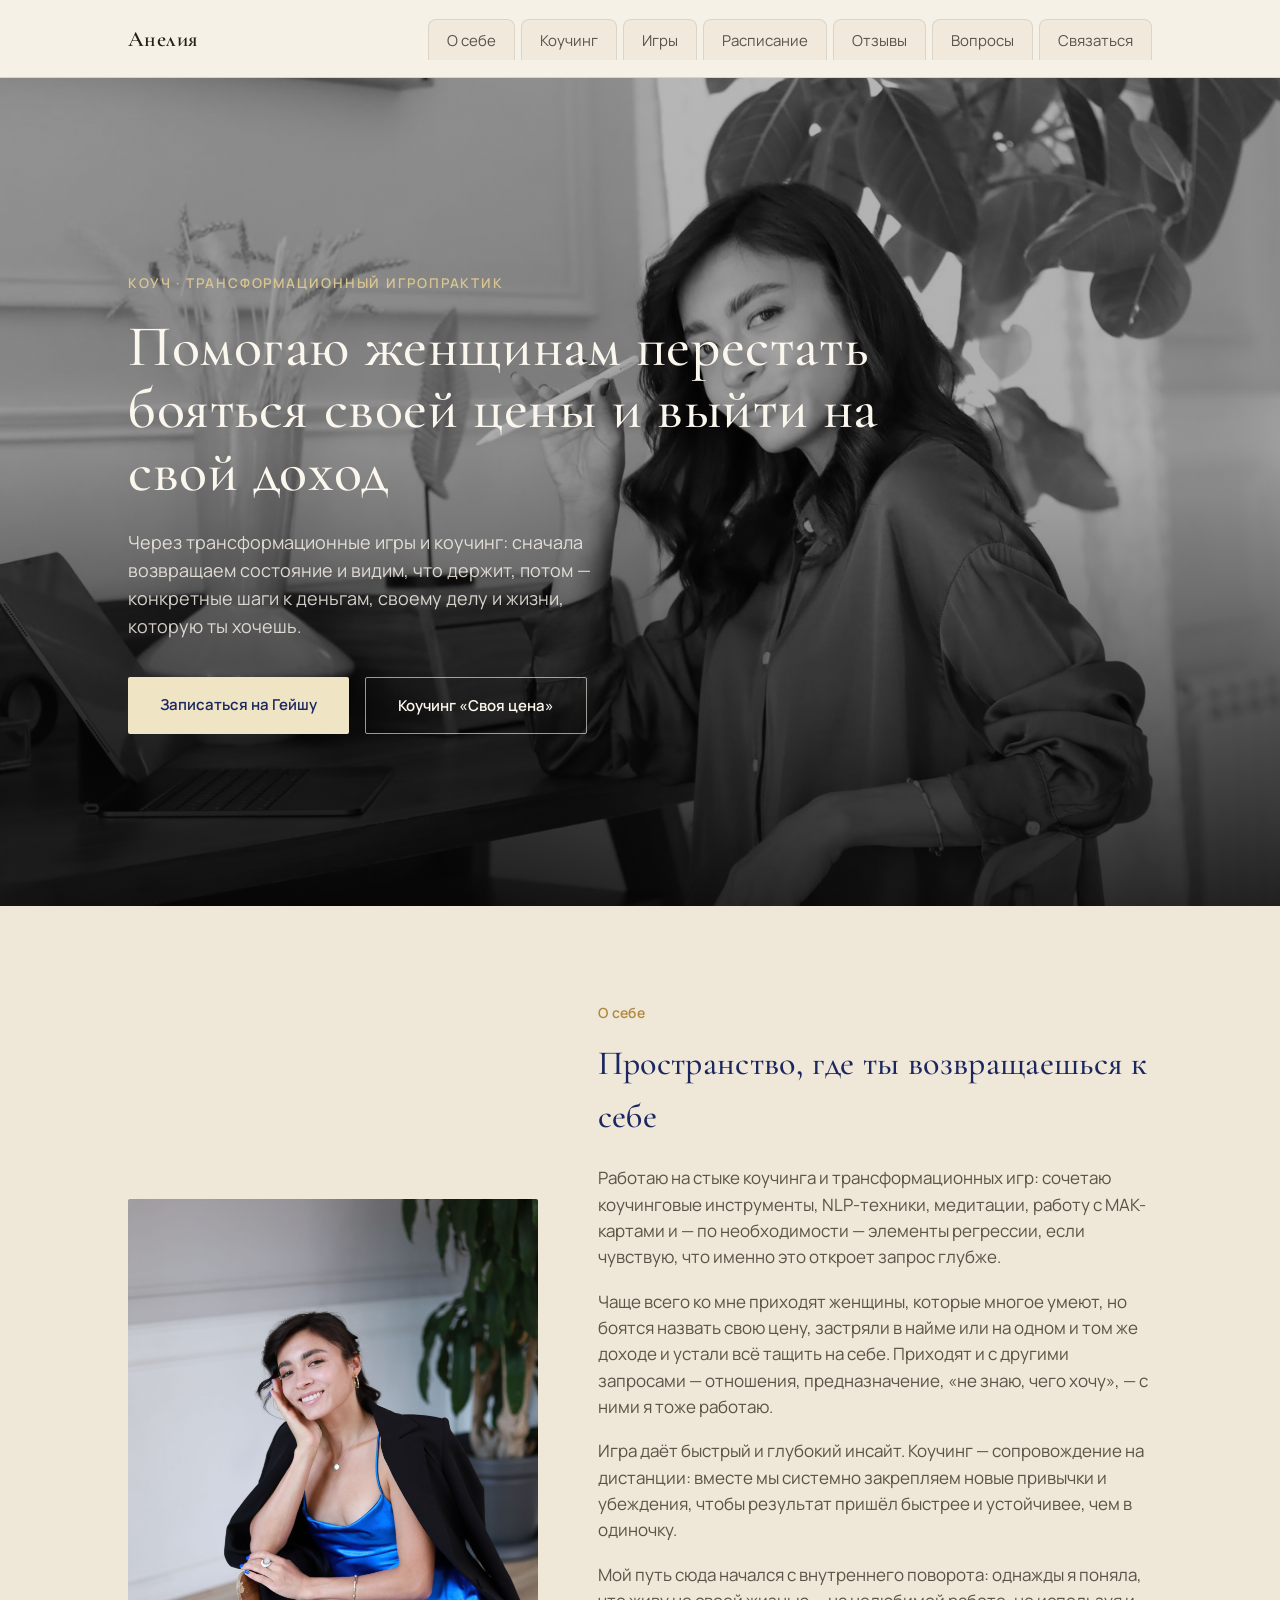
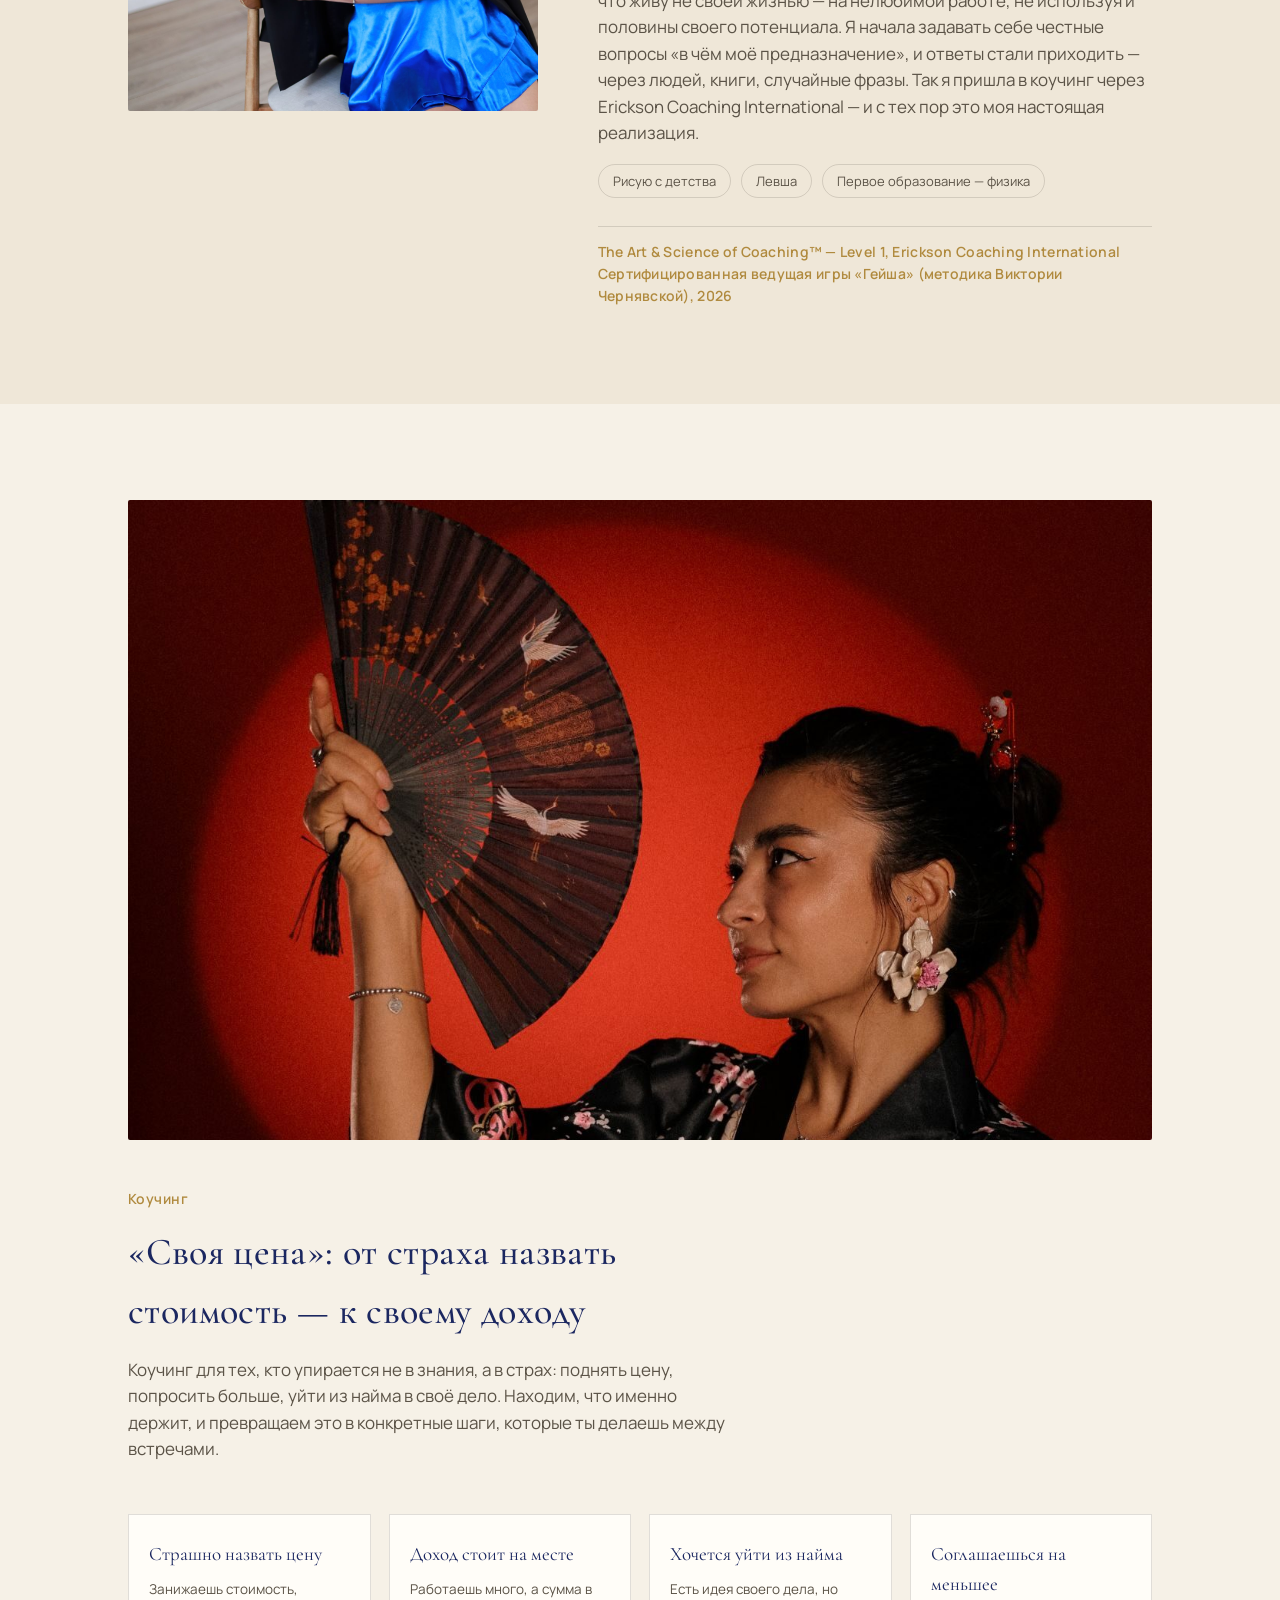
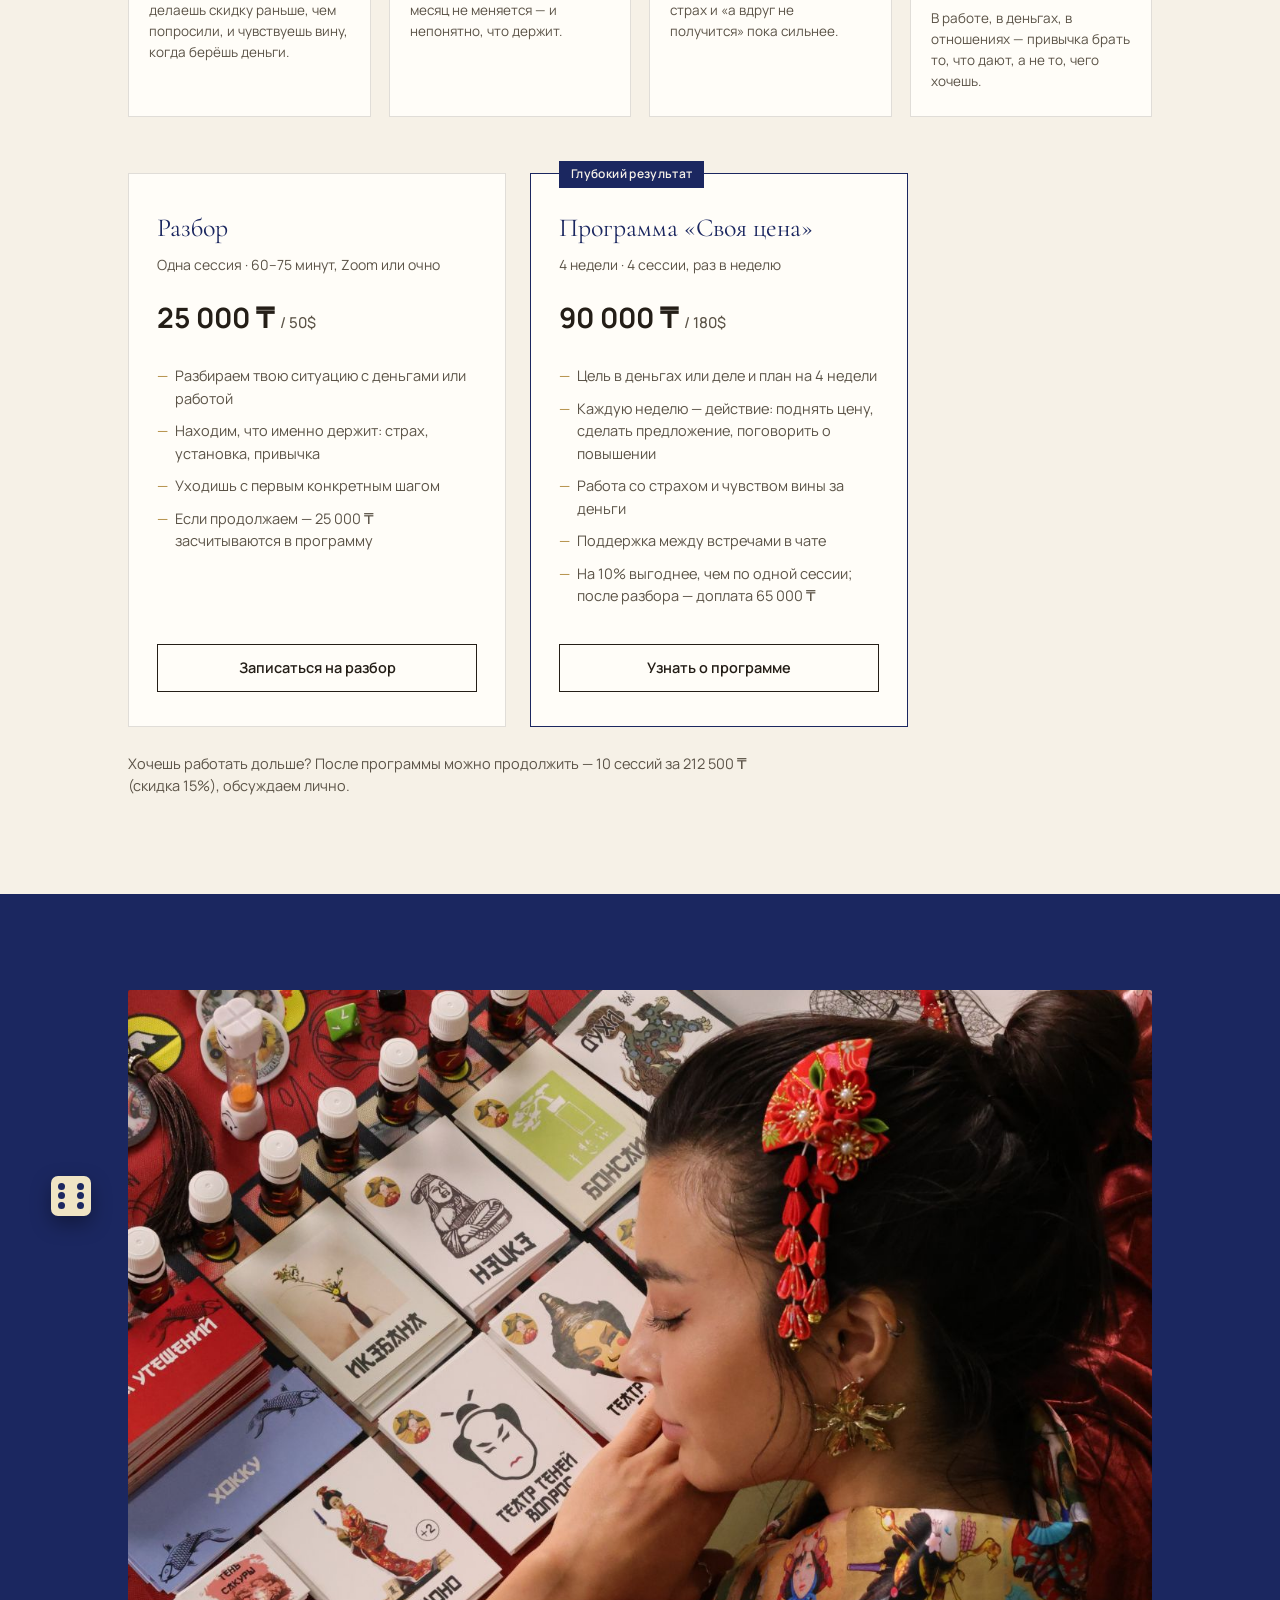
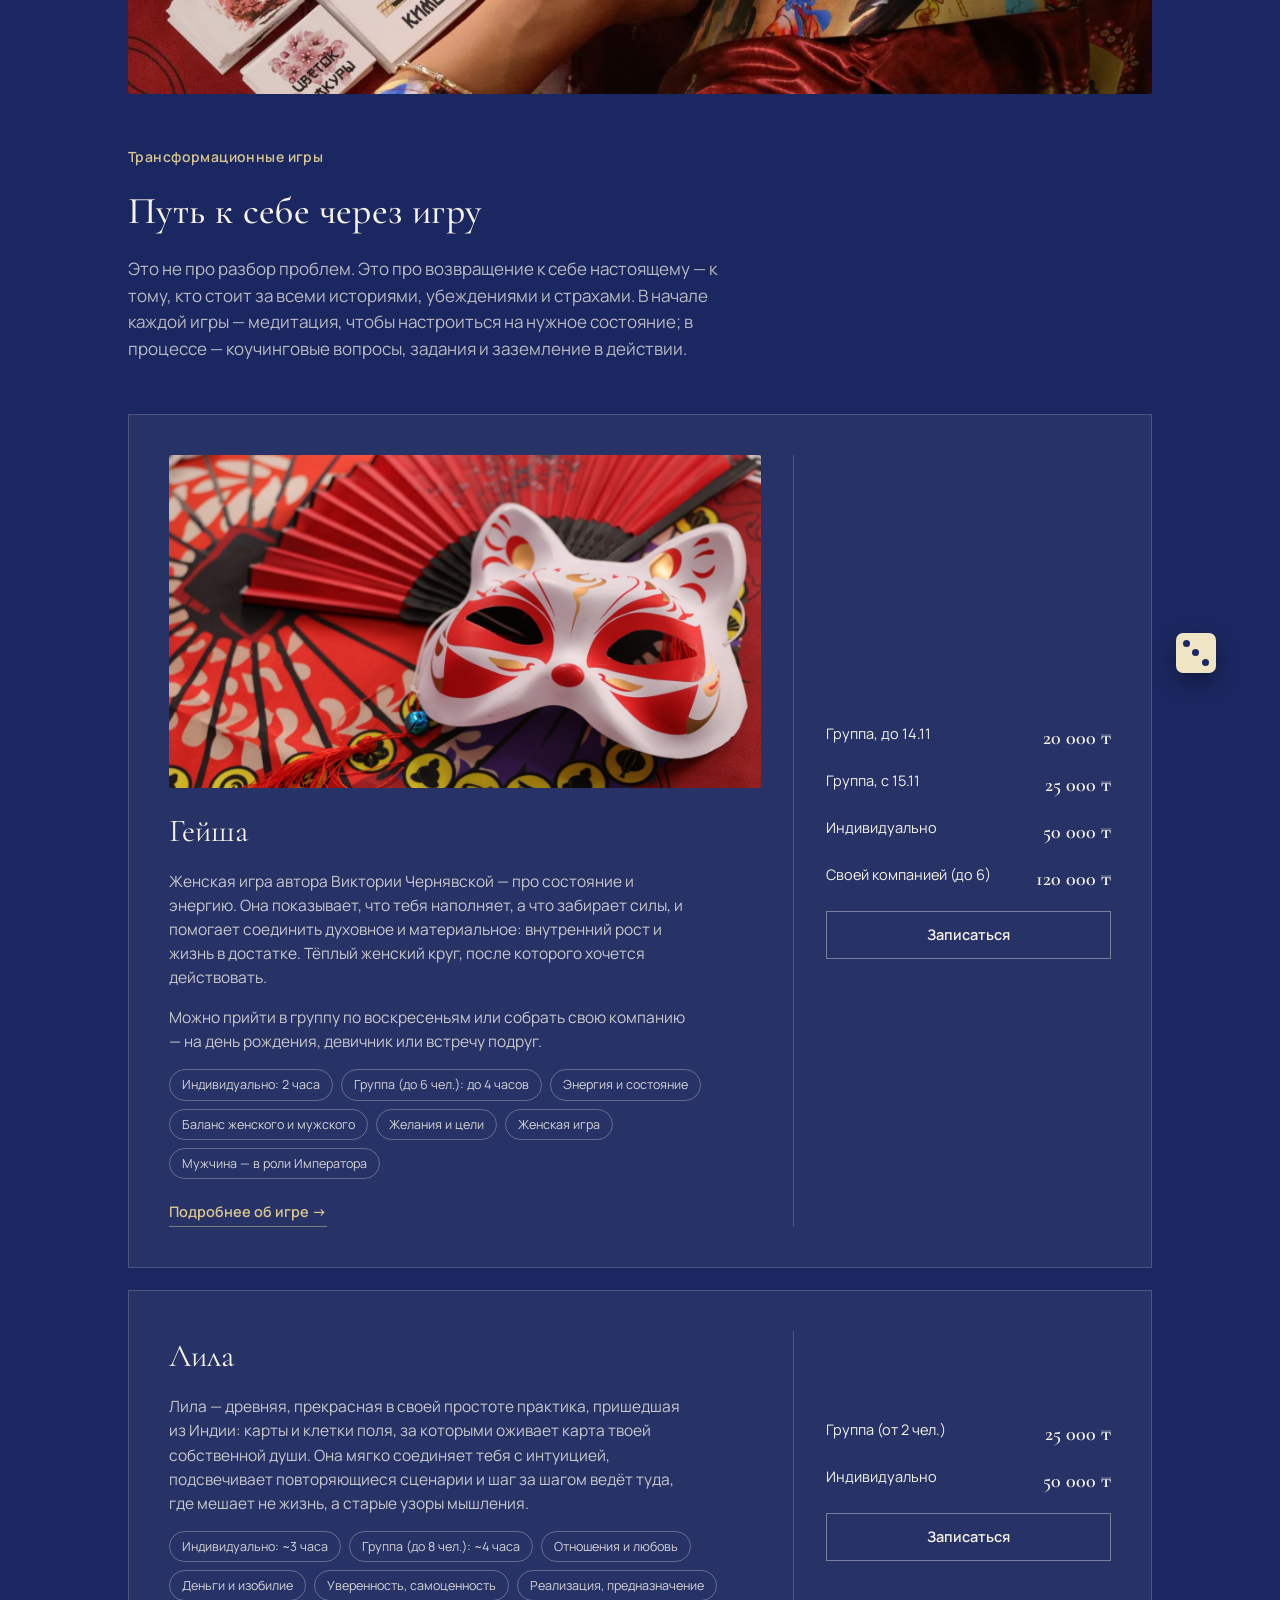
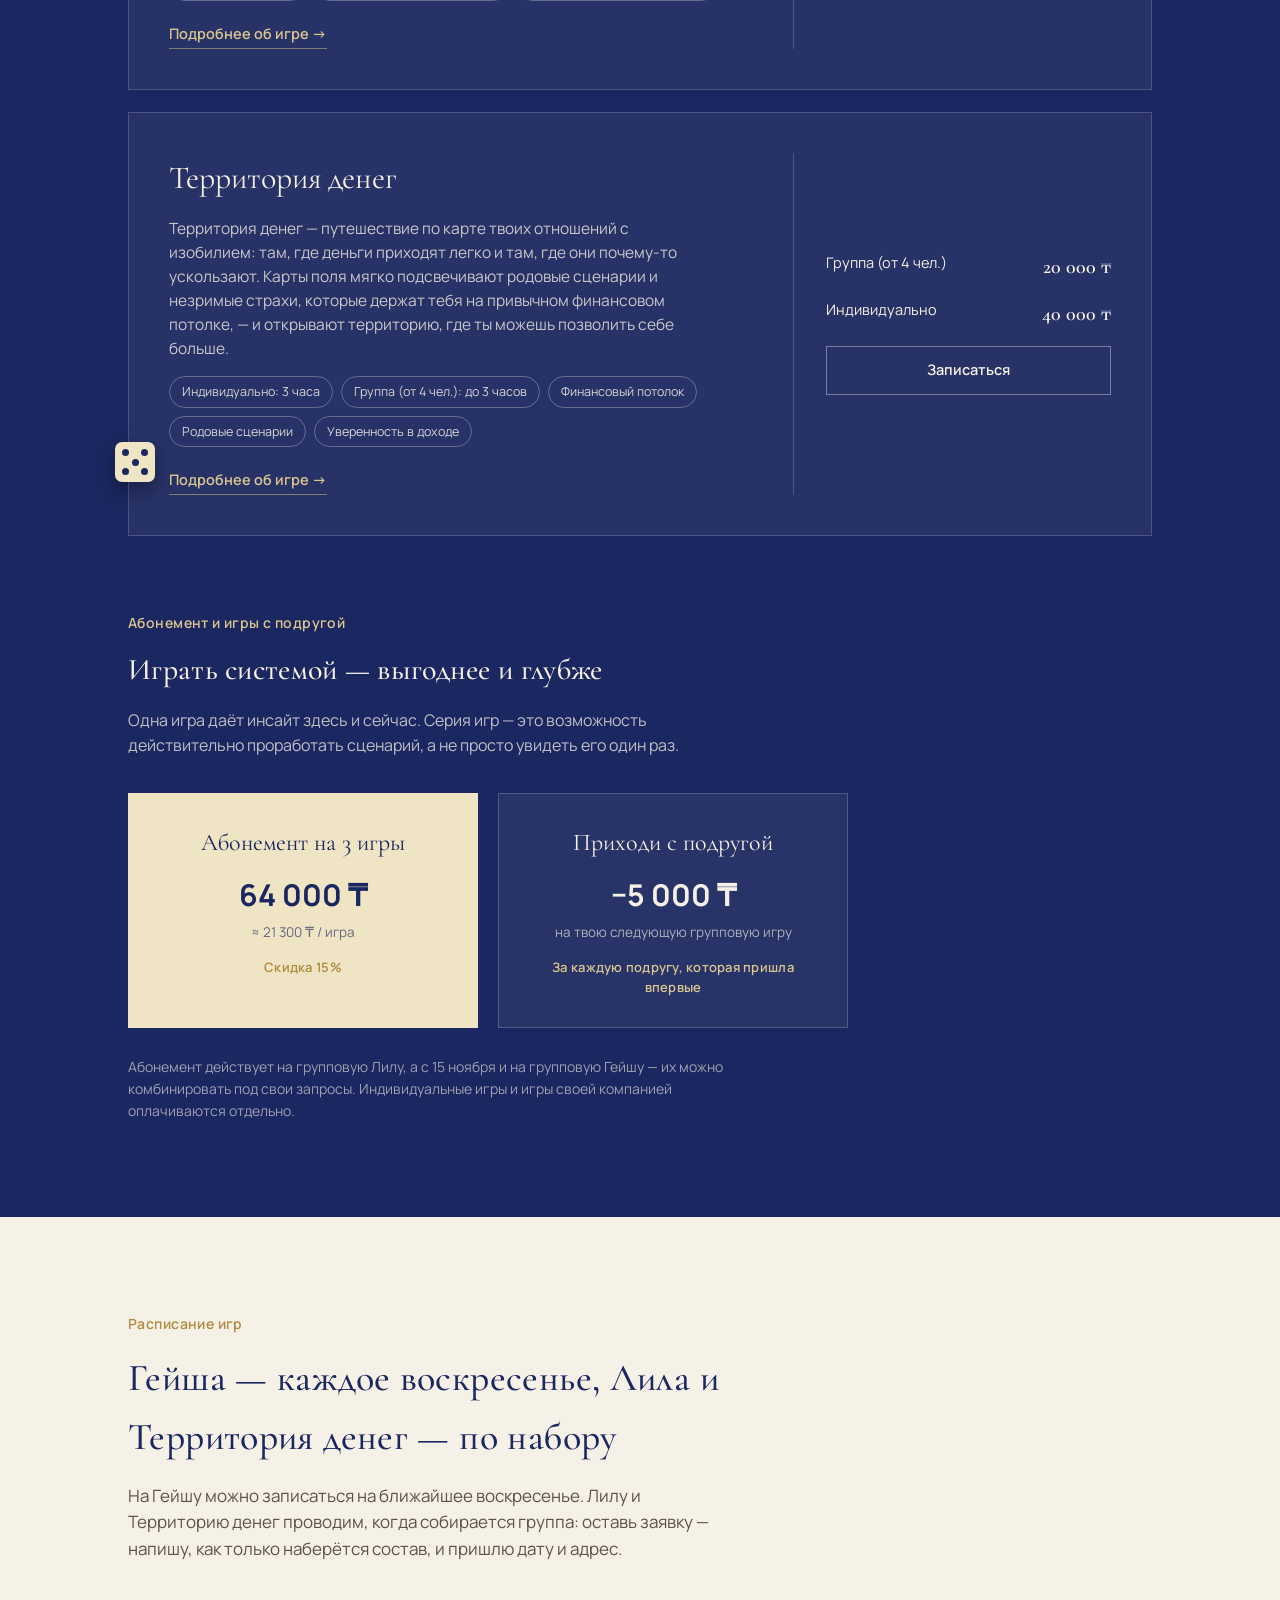
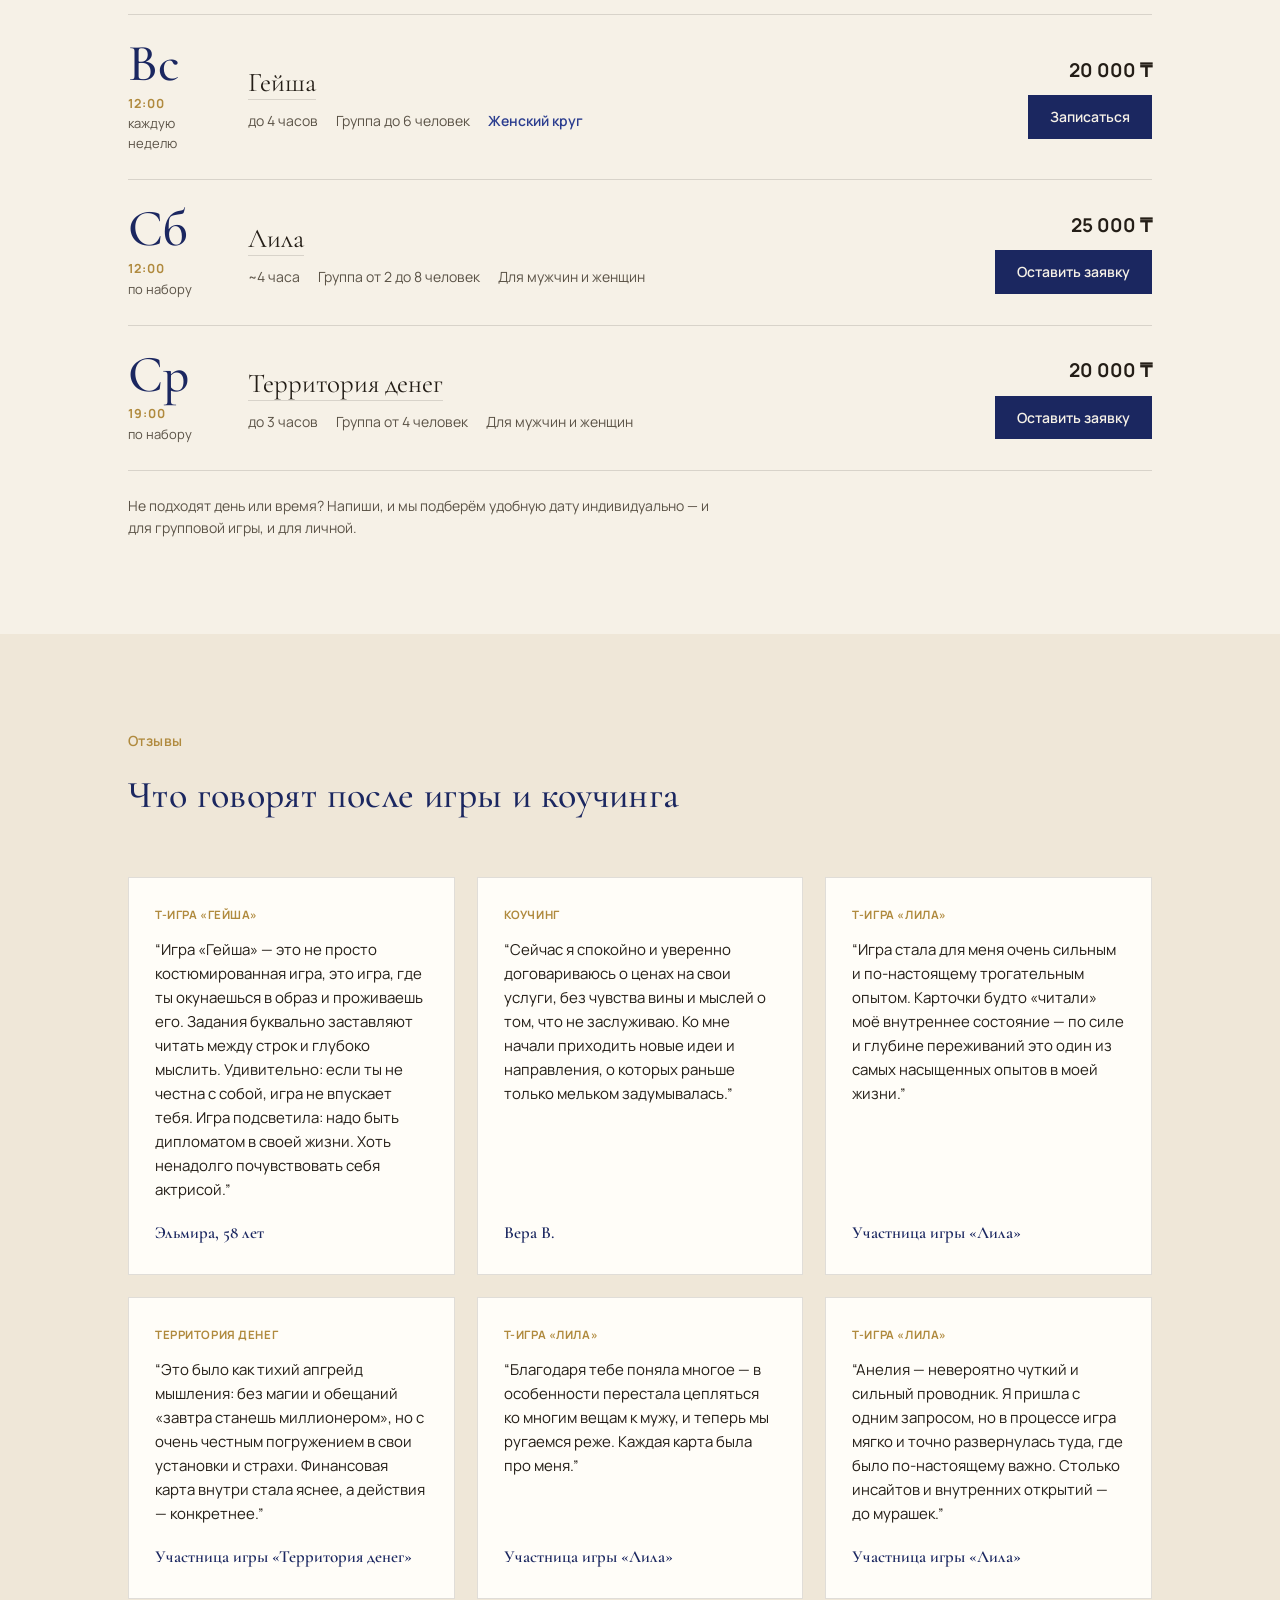
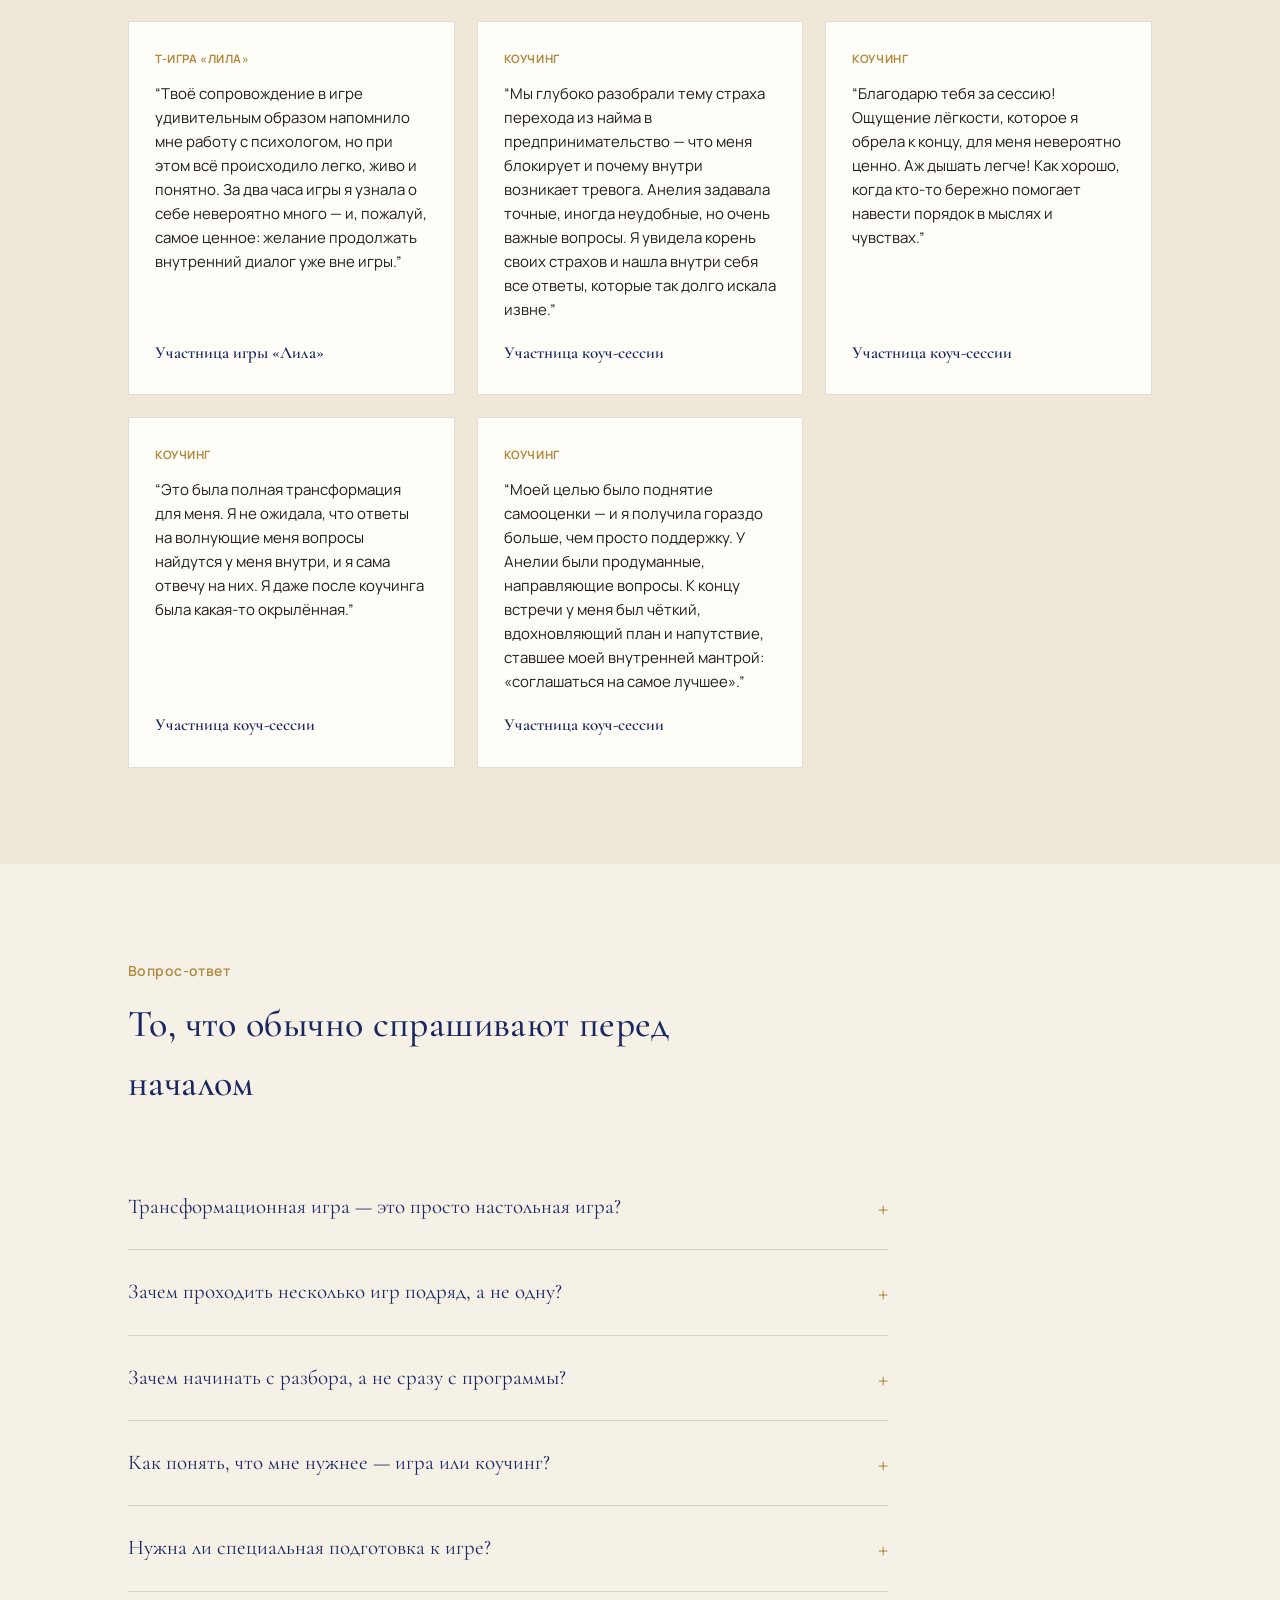
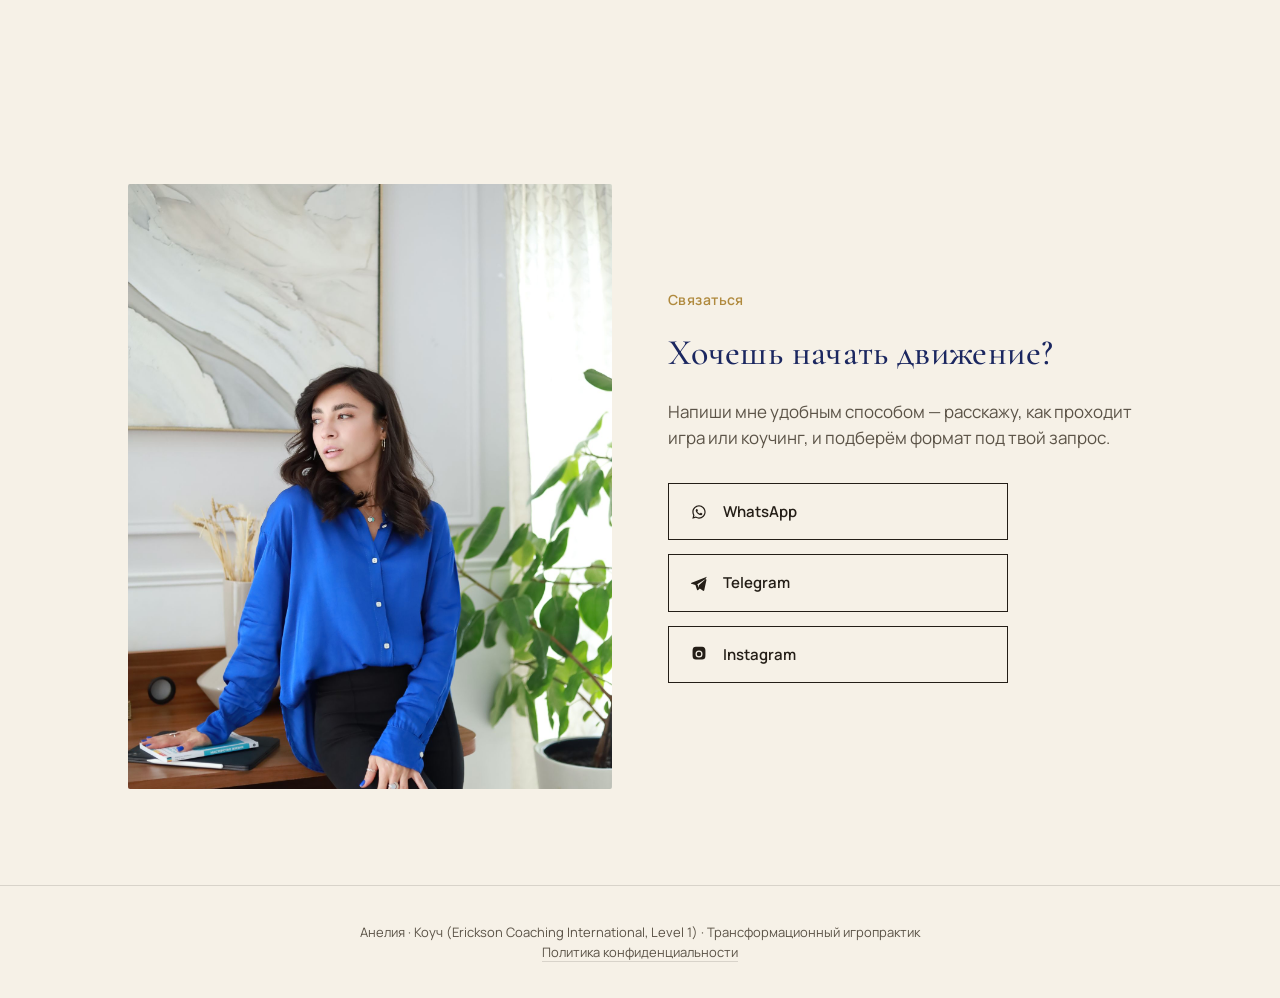
<file: index.html>
<!DOCTYPE html>
<html lang="ru">
<head>
<meta charset="UTF-8">
<meta name="viewport" content="width=device-width, initial-scale=1.0">
<title>Анелия — Коуч и трансформационный игропрактик</title>
<link rel="preconnect" href="https://fonts.googleapis.com">
<link href="https://fonts.googleapis.com/css2?family=Cormorant+Garamond:ital,wght@0,400;0,500;0,600;1,400&family=Manrope:wght@400;500;600;700&display=swap" rel="stylesheet">
<style>
  :root{
    --cream:#F6F1E7;
    --cream-2:#EFE7D8;
    --ink:#241E17;
    --ink-soft:#5B5347;
    --blue:#2B3D8F;
    --blue-deep:#1B2760;
    --gold:#B08A3E;
    --line:rgba(36,30,23,0.14);
    --card:#FFFDF8;
  }
  *{box-sizing:border-box;margin:0;padding:0;}
  html{scroll-behavior:smooth;}
  body{
    background:var(--cream);
    color:var(--ink);
    font-family:'Manrope',sans-serif;
    line-height:1.55;
    -webkit-font-smoothing:antialiased;
  }
  h1,h2,h3,.serif{
    font-family:'Cormorant Garamond',serif;
    font-weight:500;
    letter-spacing:0.01em;
  }
  a{color:inherit;text-decoration:none;}
  img{display:block;width:100%;height:100%;object-fit:cover;}
  .wrap{max-width:1080px;margin:0 auto;padding:0 28px;}
  section{padding:96px 0;}
  @media(max-width:720px){section{padding:64px 0;}}

  /* NAV */
  nav{
    position:sticky;top:0;z-index:50;
    background:rgba(246,241,231,0.92);
    backdrop-filter:blur(8px);
    border-bottom:1px solid var(--line);
  }
  nav .wrap{
    display:flex;align-items:center;justify-content:space-between;
    padding-top:18px;padding-bottom:18px;
  }
  .nav-name{font-family:'Cormorant Garamond',serif;font-size:22px;font-weight:600;letter-spacing:0.02em;}
  .nav-links{display:flex;gap:6px;font-size:15px;}
  .nav-links a{
    opacity:0.75;transition:all .2s;
    padding:9px 18px 8px;
    background:var(--cream-2);
    border-radius:8px 8px 0 0;
    border:1px solid var(--line);
    border-bottom:none;
    position:relative;
    top:1px;
  }
  .nav-links a:hover{opacity:1;background:var(--card);transform:translateY(-2px);}
  @media(max-width:640px){.nav-links{gap:3px;font-size:12.5px;} .nav-links a{padding:7px 10px 6px;}}
  @media(max-width:760px){
    nav .wrap{gap:14px;}
    .nav-links{overflow-x:auto;scrollbar-width:none;flex-shrink:1;min-width:0;}
    .nav-links::-webkit-scrollbar{display:none;}
    .nav-links a{white-space:nowrap;}
  }

  /* HERO */
  .hero{
    position:relative;
    min-height:92vh;
    display:flex;
    align-items:flex-end;
    overflow:hidden;
  }
  .hero-bg{
    position:absolute;inset:0;
    filter:grayscale(1) contrast(1.05);
  }
  .hero-bg img{object-position:50% 48%;}
  .hero-bg::after{
    content:"";
    position:absolute;inset:0;
    background:linear-gradient(180deg, rgba(27,20,12,0.32) 0%, rgba(20,15,10,0.35) 45%, rgba(15,11,7,0.86) 100%);
  }
  .hero-content{
    position:relative;
    z-index:2;
    width:100%;
    padding-bottom:76px;
  }
  .hero-eyebrow{
    font-size:13.5px;color:#D9C58F;
    letter-spacing:0.14em;
    margin-bottom:22px;
    font-family:'Manrope',sans-serif;
    font-weight:600;
  }
  .hero h1{
    font-size:58px;
    line-height:1.08;
    color:#FBF7EE;
    max-width:760px;
    margin-bottom:26px;
  }
  @media(max-width:640px){.hero h1{font-size:36px;}}
  .hero-sub{
    font-size:18px;
    color:rgba(251,247,238,0.82);
    max-width:480px;
    margin-bottom:36px;
  }
  .cta-row{display:flex;gap:16px;flex-wrap:wrap;}
  .btn{
    display:inline-block;
    padding:16px 32px;
    border-radius:2px;
    font-size:15px;
    font-weight:600;
    transition:transform .18s ease, box-shadow .18s ease;
  }
  .btn-primary{
    background:#EFE4C4;
    color:var(--blue-deep);
  }
  .btn-primary:hover{transform:translateY(-2px);box-shadow:0 8px 20px rgba(0,0,0,0.35);}
  .btn-ghost{
    border:1px solid rgba(251,247,238,0.6);
    color:#FBF7EE;
  }
  .btn-ghost:hover{transform:translateY(-2px);background:rgba(251,247,238,0.08);}

  /* ABOUT */
  .about{background:var(--cream-2);}
  .about-grid{
    display:grid;grid-template-columns:0.85fr 1.15fr;gap:60px;align-items:center;
  }
  @media(max-width:860px){.about-grid{grid-template-columns:1fr;gap:32px;}}
  .about-photo{aspect-ratio:4/5;overflow:hidden;border-radius:2px;}
  .about-photo img{object-position:50% 22%;}
  .about h2{font-size:34px;color:var(--blue-deep);margin-bottom:22px;}
  .about p{font-size:17px;color:var(--ink-soft);margin-bottom:18px;max-width:560px;}
  .credential-line{
    display:inline-block;
    margin-top:8px;
    font-size:14px;
    color:var(--gold);
    font-weight:600;
    letter-spacing:0.02em;
    border-top:1px solid var(--line);
    padding-top:14px;
  }
  .fact-strip{display:flex;flex-wrap:wrap;gap:10px;margin:6px 0 20px;}
  .fact-pill{
    font-size:13px;color:var(--ink-soft);
    border:1px solid var(--line);
    padding:6px 14px;border-radius:20px;
  }

  /* FIT CARDS */
  .fit-grid{
    display:grid;grid-template-columns:repeat(4,1fr);gap:18px;
    margin-bottom:56px;
  }
  @media(max-width:860px){.fit-grid{grid-template-columns:repeat(2,1fr);}}
  @media(max-width:520px){.fit-grid{grid-template-columns:1fr;}}
  .fit-card{
    background:var(--card);
    border:1px solid var(--line);
    padding:24px 20px;
  }
  .fit-title{
    font-family:'Cormorant Garamond',serif;font-size:19px;
    color:var(--blue-deep);margin-bottom:10px;
  }
  .fit-card p{font-size:13.5px;color:var(--ink-soft);}

  /* SECTION LABEL */
  .section-label{
    font-size:14px;color:var(--gold);font-weight:600;
    letter-spacing:0.03em;margin-bottom:14px;
  }
  .section-head h2{font-size:38px;color:var(--blue-deep);max-width:640px;}
  .section-head p{font-size:17px;color:var(--ink-soft);max-width:600px;margin-top:16px;}
  .section-head{margin-bottom:52px;}

  /* COACHING */
  .package-photo{
    aspect-ratio:16/10;
    overflow:hidden;border-radius:2px;margin-bottom:48px;
  }
  .package-photo img{object-position:50% 15%;}
  .packages{
    display:grid;grid-template-columns:repeat(3,1fr);gap:24px;
  }
  .packages.two{grid-template-columns:repeat(2,1fr);max-width:780px;}
  @media(max-width:860px){.packages,.packages.two{grid-template-columns:1fr;}}
  .package-note{font-size:14.5px;color:var(--ink-soft);margin-top:26px;max-width:640px;}
  .package-card{
    background:var(--card);
    border:1px solid var(--line);
    padding:34px 28px;
    display:flex;flex-direction:column;
  }
  .package-card.featured{
    border-color:var(--blue-deep);
    position:relative;
  }
  .package-card.featured::before{
    content:"Глубокий результат";
    position:absolute;top:-13px;left:28px;
    background:var(--blue-deep);color:var(--cream);
    font-size:12px;font-weight:600;padding:4px 12px;
    letter-spacing:0.03em;
  }
  .package-name{font-family:'Cormorant Garamond',serif;font-size:26px;color:var(--blue-deep);margin-bottom:6px;}
  .package-meta{font-size:14px;color:var(--ink-soft);margin-bottom:20px;}
  .package-price{font-size:28px;font-weight:700;color:var(--ink);margin-bottom:6px;}
  .package-price span{font-size:15px;font-weight:500;color:var(--ink-soft);}
  .package-list{list-style:none;margin:20px 0 26px;flex:1;}
  .package-list li{
    font-size:14.5px;color:var(--ink-soft);
    padding-left:18px;position:relative;margin-bottom:10px;
  }
  .package-list li::before{
    content:"—";position:absolute;left:0;color:var(--gold);
  }
  .package-cta{
    text-align:center;padding:12px 0;font-size:14.5px;font-weight:600;
    border:1px solid var(--ink);
  }
  .package-cta:hover{background:var(--ink);color:var(--cream);}

  /* GAMES */
  .games-section{background:var(--blue-deep);color:var(--cream);position:relative;overflow:hidden;}

  /* DICE DECORATION */
  .dice{
    position:absolute;
    width:40px;height:40px;
    background:#EFE4C4;
    border-radius:7px;
    box-shadow:0 8px 20px rgba(0,0,0,0.35);
    display:grid;
    grid-template-columns:repeat(3,1fr);
    grid-template-rows:repeat(3,1fr);
    padding:6px;
    z-index:1;
    pointer-events:none;
  }
  .dice .pip{
    width:7px;height:7px;border-radius:50%;
    background:var(--blue-deep);
    margin:auto;
  }
  .dice.d-float{animation:diceFloat 7s ease-in-out infinite;}
  .dice.d-float2{animation:diceFloat 9s ease-in-out infinite reverse;}
  .dice.d-spin{animation:diceSpin 14s linear infinite;}
  @keyframes diceFloat{
    0%,100%{transform:translateY(0) rotate(var(--r,12deg));}
    50%{transform:translateY(-18px) rotate(calc(var(--r,12deg) * -1));}
  }
  @keyframes diceSpin{
    0%{transform:rotate(0deg);}
    100%{transform:rotate(360deg);}
  }
  @media(max-width:760px){.dice{transform:scale(0.75);}}
  .games-section .section-label{color:#D9C58F;}
  .games-section .section-head h2{color:var(--cream);}
  .games-section .section-head p{color:rgba(246,241,231,0.72);}
  .games-photo{
    aspect-ratio:16/11;overflow:hidden;border-radius:2px;margin-bottom:52px;
  }
  .games-photo img{object-position:50% 45%;}
  .game-cards{display:flex;flex-direction:column;gap:2px;}
  .game-card{
    background:rgba(246,241,231,0.05);
    border:1px solid rgba(246,241,231,0.18);
    padding:40px;
    display:grid;grid-template-columns:1.3fr 0.7fr;gap:32px;
    margin-bottom:20px;
  }
  @media(max-width:760px){.game-card{grid-template-columns:1fr;}}
  .game-title{font-family:'Cormorant Garamond',serif;font-size:32px;margin-bottom:14px;}
  .game-photo-mini{width:100%;aspect-ratio:16/9;overflow:hidden;border-radius:2px;margin-bottom:18px;max-width:100%;}
  .game-photo-mini img{object-position:50% 20%;}
  .game-desc{font-size:15.5px;color:rgba(246,241,231,0.78);margin-bottom:16px;max-width:520px;}
  .game-tags{display:flex;flex-wrap:wrap;gap:8px;margin-top:12px;}
  .game-tag{
    font-size:12.5px;border:1px solid rgba(246,241,231,0.3);
    padding:5px 12px;border-radius:20px;color:rgba(246,241,231,0.85);
  }
  .game-pricing{
    border-left:1px solid rgba(246,241,231,0.18);
    padding-left:32px;
    display:flex;flex-direction:column;justify-content:center;
    gap:16px;
  }
  @media(max-width:760px){.game-pricing{border-left:none;border-top:1px solid rgba(246,241,231,0.18);padding-left:0;padding-top:24px;}}
  .price-row{display:flex;justify-content:space-between;font-size:14.5px;}
  .price-row b{font-family:'Cormorant Garamond',serif;font-size:20px;font-weight:600;}
  .game-card.soon{opacity:0.55;}
  .soon-badge{
    display:inline-block;font-size:12px;letter-spacing:0.04em;
    border:1px solid rgba(246,241,231,0.4);padding:4px 10px;margin-bottom:12px;
  }

  /* QUICK MATCH GUIDE */
  .quick-match{
    background:rgba(246,241,231,0.06);
    border:1px solid rgba(246,241,231,0.18);
    padding:32px 28px;
    margin-bottom:56px;
  }
  .qm-title{
    font-family:'Cormorant Garamond',serif;font-size:22px;
    color:#D9C58F;margin-bottom:22px;
  }
  .qm-grid{display:grid;grid-template-columns:repeat(2,1fr);gap:18px;}
  @media(max-width:760px){.qm-grid{grid-template-columns:1fr;}}
  .qm-item{
    display:flex;align-items:center;gap:14px;
    padding:14px 0;
    border-bottom:1px solid rgba(246,241,231,0.12);
  }
  .qm-request{font-size:14.5px;color:rgba(246,241,231,0.82);flex:1;}
  .qm-arrow{color:var(--gold);font-size:16px;flex-shrink:0;}
  .qm-game{
    font-family:'Cormorant Garamond',serif;font-size:19px;font-weight:600;
    color:var(--cream);flex-shrink:0;white-space:nowrap;
  }

  /* SUBSCRIPTION */
  .sub-heading{font-size:30px;color:var(--cream);margin-bottom:14px;}
  .sub-intro{font-size:16px;color:rgba(246,241,231,0.75);max-width:600px;margin-bottom:36px;}
  .sub-grid{display:grid;grid-template-columns:repeat(3,1fr);gap:20px;}
  .sub-grid.two{grid-template-columns:repeat(2,1fr);max-width:720px;}
  @media(max-width:760px){.sub-grid,.sub-grid.two{grid-template-columns:1fr;}}
  .sub-card{
    background:rgba(246,241,231,0.06);
    border:1px solid rgba(246,241,231,0.2);
    padding:30px 26px;
    text-align:center;
    position:relative;
  }
  .sub-card.sub-featured{
    background:#EFE4C4;
    border-color:#EFE4C4;
  }
  .sub-badge{
    position:absolute;top:-13px;left:50%;transform:translateX(-50%);
    background:var(--blue-deep);color:var(--cream);
    font-size:11.5px;font-weight:700;letter-spacing:0.03em;
    padding:4px 14px;white-space:nowrap;
  }
  .sub-name{
    font-family:'Cormorant Garamond',serif;font-size:24px;
    color:var(--cream);margin-bottom:10px;
  }
  .sub-featured .sub-name{color:var(--blue-deep);}
  .sub-price{font-size:30px;font-weight:700;color:var(--cream);margin-bottom:4px;}
  .sub-featured .sub-price{color:var(--blue-deep);}
  .sub-per{font-size:13.5px;color:rgba(246,241,231,0.65);margin-bottom:14px;}
  .sub-featured .sub-per{color:rgba(27,39,96,0.65);}
  .sub-save{
    font-size:13px;font-weight:600;color:#D9C58F;
    letter-spacing:0.02em;
  }
  .sub-featured .sub-save{color:var(--gold);}
  .sub-note{font-size:14px;color:rgba(246,241,231,0.6);max-width:600px;margin-top:28px;}

  /* CONTACT */
  .contact-grid{
    display:grid;grid-template-columns:1fr 1fr;gap:56px;align-items:center;
  }
  @media(max-width:860px){.contact-grid{grid-template-columns:1fr;gap:32px;}}
  .contact-photo{aspect-ratio:4/5;overflow:hidden;border-radius:2px;}
  .contact-photo img{object-position:50% 30%;}
  .contact h2{font-size:36px;color:var(--blue-deep);margin-bottom:18px;}
  .contact p{font-size:17px;color:var(--ink-soft);margin-bottom:32px;max-width:480px;}
  .contact-buttons{display:flex;flex-direction:column;gap:14px;max-width:340px;}
  .contact-btn{
    display:flex;align-items:center;gap:14px;
    padding:16px 20px;
    border:1px solid var(--ink);
    font-size:15px;font-weight:600;
    transition:background .18s, color .18s;
  }
  .contact-btn:hover{background:var(--ink);color:var(--cream);}
  .contact-btn svg{width:20px;height:20px;flex-shrink:0;}

  footer{
    padding:36px 0;text-align:center;
    font-size:13px;color:var(--ink-soft);
    border-top:1px solid var(--line);
  }

  /* REVIEWS */
  .reviews{background:var(--cream-2);}
  .review-grid{
    display:grid;grid-template-columns:repeat(3,1fr);gap:22px;
  }
  @media(max-width:860px){.review-grid{grid-template-columns:1fr;}}
  .review-card{
    background:var(--card);
    border:1px solid var(--line);
    padding:28px 26px;
    display:flex;flex-direction:column;
  }
  .review-tag{
    font-size:11.5px;font-weight:700;letter-spacing:0.05em;
    color:var(--gold);text-transform:uppercase;margin-bottom:14px;
  }
  .review-quote{
    font-size:15px;color:var(--ink);line-height:1.6;
    flex:1;margin-bottom:18px;
  }
  .review-quote::before{content:"\201C";}
  .review-quote::after{content:"\201D";}
  .review-name{
    font-family:'Cormorant Garamond',serif;font-size:17px;
    color:var(--blue-deep);font-weight:600;
  }

  /* FAQ */
  .faq-list{max-width:760px;}
  .faq-item{
    border-bottom:1px solid var(--line);
    padding:22px 0;
  }
  .faq-item summary{
    font-family:'Cormorant Garamond',serif;
    font-size:21px;
    color:var(--blue-deep);
    cursor:pointer;
    list-style:none;
    display:flex;justify-content:space-between;align-items:center;
    gap:20px;
  }
  .faq-item summary::-webkit-details-marker{display:none;}
  .faq-item summary::after{
    content:"+";
    font-size:26px;color:var(--gold);
    flex-shrink:0;
    transition:transform .2s;
  }
  .faq-item[open] summary::after{transform:rotate(45deg);}
  .faq-item p{
    font-size:15.5px;color:var(--ink-soft);
    margin-top:14px;max-width:640px;
  }

  /* GAME "MORE" LINK */
  .game-more{
    display:inline-block;margin-top:22px;
    font-size:14.5px;font-weight:600;color:#D9C58F;
    border-bottom:1px solid rgba(217,197,143,0.5);padding-bottom:2px;
    transition:color .18s, border-color .18s;
  }
  .game-more:hover{color:var(--cream);border-color:var(--cream);}

  /* AFISHA */
  .afisha{background:var(--cream);}
  .afisha-list{display:flex;flex-direction:column;border-top:1px solid var(--line);}
  .afisha-row{
    display:grid;
    grid-template-columns:92px 1fr auto;
    gap:28px;align-items:center;
    padding:26px 0;
    border-bottom:1px solid var(--line);
  }
  .afisha-date{display:flex;flex-direction:column;align-items:flex-start;}
  .afisha-day{
    font-family:'Cormorant Garamond',serif;font-size:52px;line-height:0.9;
    color:var(--blue-deep);font-weight:500;font-variant-numeric:lining-nums;
  }
  .afisha-month{font-size:12.5px;font-weight:700;letter-spacing:0.08em;text-transform:uppercase;color:var(--gold);margin-top:6px;}
  .afisha-wd{font-size:13px;color:var(--ink-soft);}
  .afisha-game{font-family:'Cormorant Garamond',serif;font-size:27px;color:var(--ink);margin-bottom:6px;}
  .afisha-game a{border-bottom:1px solid var(--line);}
  .afisha-game a:hover{border-color:var(--gold);}
  .afisha-meta{display:flex;flex-wrap:wrap;gap:6px 18px;font-size:14px;color:var(--ink-soft);}
  .afisha-seats{color:var(--blue);font-weight:600;}
  .afisha-side{display:flex;flex-direction:column;align-items:flex-end;gap:10px;}
  .afisha-price{font-size:19px;font-weight:700;white-space:nowrap;}
  .afisha-btn{
    padding:11px 22px;font-size:14px;font-weight:600;
    background:var(--blue-deep);color:var(--cream);
    transition:transform .18s, box-shadow .18s;white-space:nowrap;
  }
  .afisha-btn:hover{transform:translateY(-2px);box-shadow:0 6px 16px rgba(27,39,96,0.25);}
  .afisha-note{font-size:14px;color:var(--ink-soft);margin-top:24px;max-width:600px;}
  @media(max-width:700px){
    .afisha-row{grid-template-columns:64px 1fr;gap:16px 18px;}
    .afisha-day{font-size:40px;}
    .afisha-side{grid-column:2;flex-direction:row;align-items:center;justify-content:space-between;}
  }

  @media (prefers-reduced-motion: reduce){
    .dice{animation:none!important;}
  }
  a:focus-visible{outline:2px solid var(--gold);outline-offset:3px;}
</style>
</head>
<body>

<nav>
  <div class="wrap">
    <div class="nav-name">Анелия</div>
    <div class="nav-links">
      <a href="#about">О себе</a>
      <a href="#coaching">Коучинг</a>
      <a href="#games">Игры</a>
      <a href="#afisha">Расписание</a>
      <a href="#reviews">Отзывы</a>
      <a href="#faq">Вопросы</a>
      <a href="#contact">Связаться</a>
    </div>
  </div>
</nav>

<section class="hero">
  <div class="hero-bg"><img src="img/photo1.jpg" alt="Анелия"></div>
  <div class="wrap hero-content">
    <div class="hero-eyebrow">КОУЧ · ТРАНСФОРМАЦИОННЫЙ ИГРОПРАКТИК</div>
    <h1>Помогаю женщинам перестать бояться своей цены и выйти на свой доход</h1>
    <p class="hero-sub">Через трансформационные игры и коучинг: сначала возвращаем состояние и видим, что держит, потом — конкретные шаги к деньгам, своему делу и жизни, которую ты хочешь.</p>
    <div class="cta-row">
      <a href="https://wa.me/77757805715?text=%D0%97%D0%B4%D1%80%D0%B0%D0%B2%D1%81%D1%82%D0%B2%D1%83%D0%B9%D1%82%D0%B5%21%20%D0%A5%D0%BE%D1%87%D1%83%20%D0%BD%D0%B0%20%D0%93%D0%B5%D0%B9%D1%88%D1%83%20%E2%80%94%20%D0%BF%D0%BE%D0%B4%D1%81%D0%BA%D0%B0%D0%B6%D0%B8%D1%82%D0%B5%20%D0%B1%D0%BB%D0%B8%D0%B6%D0%B0%D0%B9%D1%88%D1%83%D1%8E%20%D0%B4%D0%B0%D1%82%D1%83" target="_blank" rel="noopener" class="btn btn-primary">Записаться на Гейшу</a>
      <a href="#coaching" class="btn btn-ghost">Коучинг «Своя цена»</a>
    </div>
  </div>
</section>

<section class="about" id="about">
  <div class="wrap about-grid">
    <div class="about-photo"><img src="img/photo2.jpg" alt="Анелия"></div>
    <div>
      <div class="section-label">О себе</div>
      <h2>Пространство, где ты возвращаешься к себе</h2>
      <p>Работаю на стыке коучинга и трансформационных игр: сочетаю коучинговые инструменты, NLP-техники, медитации, работу с МАК-картами и — по необходимости — элементы регрессии, если чувствую, что именно это откроет запрос глубже.</p>
      <p>Чаще всего ко мне приходят женщины, которые многое умеют, но боятся назвать свою цену, застряли в найме или на одном и том же доходе и устали всё тащить на себе. Приходят и с другими запросами — отношения, предназначение, «не знаю, чего хочу», — с ними я тоже работаю.</p>
      <p>Игра даёт быстрый и глубокий инсайт. Коучинг — сопровождение на дистанции: вместе мы системно закрепляем новые привычки и убеждения, чтобы результат пришёл быстрее и устойчивее, чем в одиночку.</p>
      <p>Мой путь сюда начался с внутреннего поворота: однажды я поняла, что живу не своей жизнью — на нелюбимой работе, не используя и половины своего потенциала. Я начала задавать себе честные вопросы «в чём моё предназначение», и ответы стали приходить — через людей, книги, случайные фразы. Так я пришла в коучинг через Erickson Coaching International — и с тех пор это моя настоящая реализация.</p>
      <div class="fact-strip">
        <span class="fact-pill">Рисую с детства</span>
        <span class="fact-pill">Левша</span>
        <span class="fact-pill">Первое образование — физика</span>
      </div>
      <div class="credential-line">The Art & Science of Coaching™ — Level 1, Erickson Coaching International<br>Сертифицированная ведущая игры «Гейша» (методика Виктории Чернявской), 2026</div>
    </div>
  </div>
</section>

<section id="coaching">
  <div class="wrap">
    <div class="package-photo"><img src="img/coaching-fan.jpg" alt="Анелия в кимоно с веером"></div>
    <div class="section-head">
      <div class="section-label">Коучинг</div>
      <h2>«Своя цена»: от страха назвать стоимость — к своему доходу</h2>
      <p>Коучинг для тех, кто упирается не в знания, а в страх: поднять цену, попросить больше, уйти из найма в своё дело. Находим, что именно держит, и превращаем это в конкретные шаги, которые ты делаешь между встречами.</p>
    </div>

    <div class="fit-grid">
      <div class="fit-card">
        <div class="fit-title">Страшно назвать цену</div>
        <p>Занижаешь стоимость, делаешь скидку раньше, чем попросили, и чувствуешь вину, когда берёшь деньги.</p>
      </div>
      <div class="fit-card">
        <div class="fit-title">Доход стоит на месте</div>
        <p>Работаешь много, а сумма в месяц не меняется — и непонятно, что держит.</p>
      </div>
      <div class="fit-card">
        <div class="fit-title">Хочется уйти из найма</div>
        <p>Есть идея своего дела, но страх и «а вдруг не получится» пока сильнее.</p>
      </div>
      <div class="fit-card">
        <div class="fit-title">Соглашаешься на меньшее</div>
        <p>В работе, в деньгах, в отношениях — привычка брать то, что дают, а не то, чего хочешь.</p>
      </div>
    </div>

    <div class="packages two">
      <div class="package-card">
        <div class="package-name">Разбор</div>
        <div class="package-meta">Одна сессия · 60–75 минут, Zoom или очно</div>
        <div class="package-price">25 000 ₸ <span>/ 50$</span></div>
        <ul class="package-list">
          <li>Разбираем твою ситуацию с деньгами или работой</li>
          <li>Находим, что именно держит: страх, установка, привычка</li>
          <li>Уходишь с первым конкретным шагом</li>
          <li>Если продолжаем — 25 000 ₸ засчитываются в программу</li>
        </ul>
        <a href="https://wa.me/77757805715?text=%D0%97%D0%B4%D1%80%D0%B0%D0%B2%D1%81%D1%82%D0%B2%D1%83%D0%B9%D1%82%D0%B5%21%20%D0%A5%D0%BE%D1%87%D1%83%20%D0%B7%D0%B0%D0%BF%D0%B8%D1%81%D0%B0%D1%82%D1%8C%D1%81%D1%8F%20%D0%BD%D0%B0%20%D1%80%D0%B0%D0%B7%D0%B1%D0%BE%D1%80%20%C2%AB%D0%A1%D0%B2%D0%BE%D1%8F%20%D1%86%D0%B5%D0%BD%D0%B0%C2%BB" target="_blank" rel="noopener" class="package-cta">Записаться на разбор</a>
      </div>

      <div class="package-card featured">
        <div class="package-name">Программа «Своя цена»</div>
        <div class="package-meta">4 недели · 4 сессии, раз в неделю</div>
        <div class="package-price">90 000 ₸ <span>/ 180$</span></div>
        <ul class="package-list">
          <li>Цель в деньгах или деле и план на 4 недели</li>
          <li>Каждую неделю — действие: поднять цену, сделать предложение, поговорить о повышении</li>
          <li>Работа со страхом и чувством вины за деньги</li>
          <li>Поддержка между встречами в чате</li>
          <li>На 10% выгоднее, чем по одной сессии; после разбора — доплата 65 000 ₸</li>
        </ul>
        <a href="https://wa.me/77757805715?text=%D0%97%D0%B4%D1%80%D0%B0%D0%B2%D1%81%D1%82%D0%B2%D1%83%D0%B9%D1%82%D0%B5%21%20%D0%A5%D0%BE%D1%87%D1%83%20%D1%83%D0%B7%D0%BD%D0%B0%D1%82%D1%8C%20%D0%BF%D1%80%D0%BE%20%D0%BF%D1%80%D0%BE%D0%B3%D1%80%D0%B0%D0%BC%D0%BC%D1%83%20%C2%AB%D0%A1%D0%B2%D0%BE%D1%8F%20%D1%86%D0%B5%D0%BD%D0%B0%C2%BB" target="_blank" rel="noopener" class="package-cta">Узнать о программе</a>
      </div>
    </div>
    <p class="package-note">Хочешь работать дольше? После программы можно продолжить — 10 сессий за 212 500 ₸ (скидка 15%), обсуждаем лично.</p>
  </div>
</section>

<section class="games-section" id="games">
  <div class="dice d-float" style="--r:14deg; top:8%; left:4%;">
    <div class="pip" style="grid-column:1;grid-row:1;"></div>
    <div class="pip" style="grid-column:3;grid-row:1;"></div>
    <div class="pip" style="grid-column:1;grid-row:2;"></div>
    <div class="pip" style="grid-column:3;grid-row:2;"></div>
    <div class="pip" style="grid-column:1;grid-row:3;"></div>
    <div class="pip" style="grid-column:3;grid-row:3;"></div>
  </div>
  <div class="dice d-float2" style="--r:-10deg; top:38%; right:5%;">
    <div class="pip" style="grid-column:1;grid-row:1;"></div>
    <div class="pip" style="grid-column:2;grid-row:2;"></div>
    <div class="pip" style="grid-column:3;grid-row:3;"></div>
  </div>
  <div class="dice d-spin" style="top:78%; left:9%;">
    <div class="pip" style="grid-column:1;grid-row:1;"></div>
    <div class="pip" style="grid-column:3;grid-row:1;"></div>
    <div class="pip" style="grid-column:2;grid-row:2;"></div>
    <div class="pip" style="grid-column:1;grid-row:3;"></div>
    <div class="pip" style="grid-column:3;grid-row:3;"></div>
  </div>
  <div class="wrap">
    <div class="games-photo"><img src="img/games-geisha.jpg" alt="Анелия за полем игры «Гейша»"></div>
    <div class="section-head">
      <div class="section-label">Трансформационные игры</div>
      <h2>Путь к себе через игру</h2>
      <p>Это не про разбор проблем. Это про возвращение к себе настоящему — к тому, кто стоит за всеми историями, убеждениями и страхами. В начале каждой игры — медитация, чтобы настроиться на нужное состояние; в процессе — коучинговые вопросы, задания и заземление в действии.</p>
    </div>

    <div class="game-cards">
      <div class="game-card">
        <div>
          <div class="game-photo-mini"><img src="img/geisha-hero.jpg" alt="Игра Гейша"></div>
          <div class="game-title">Гейша</div>
          <p class="game-desc">Женская игра автора Виктории Чернявской — про состояние и энергию. Она показывает, что тебя наполняет, а что забирает силы, и помогает соединить духовное и материальное: внутренний рост и жизнь в достатке. Тёплый женский круг, после которого хочется действовать.</p>
          <p class="game-desc">Можно прийти в группу по воскресеньям или собрать свою компанию — на день рождения, девичник или встречу подруг.</p>
          <div class="game-tags">
            <span class="game-tag">Индивидуально: 2 часа</span>
            <span class="game-tag">Группа (до 6 чел.): до 4 часов</span>
            <span class="game-tag">Энергия и состояние</span>
            <span class="game-tag">Баланс женского и мужского</span>
            <span class="game-tag">Желания и цели</span>
            <span class="game-tag">Женская игра</span>
            <span class="game-tag">Мужчина — в роли Императора</span>
          </div>
          <a href="geisha.html" class="game-more">Подробнее об игре →</a>
        </div>
        <div class="game-pricing">
          <div class="price-row">Группа, до 14.11 <b>20 000 ₸</b></div>
          <div class="price-row">Группа, с 15.11 <b>25 000 ₸</b></div>
          <div class="price-row">Индивидуально <b>50 000 ₸</b></div>
          <div class="price-row">Своей компанией (до 6) <b>120 000 ₸</b></div>
          <a href="https://wa.me/77757805715?text=%D0%97%D0%B4%D1%80%D0%B0%D0%B2%D1%81%D1%82%D0%B2%D1%83%D0%B9%D1%82%D0%B5%21%20%D0%A5%D0%BE%D1%87%D1%83%20%D0%BD%D0%B0%20%D0%93%D0%B5%D0%B9%D1%88%D1%83%20%E2%80%94%20%D0%BF%D0%BE%D0%B4%D1%81%D0%BA%D0%B0%D0%B6%D0%B8%D1%82%D0%B5%20%D0%B1%D0%BB%D0%B8%D0%B6%D0%B0%D0%B9%D1%88%D1%83%D1%8E%20%D0%B4%D0%B0%D1%82%D1%83" target="_blank" rel="noopener" class="package-cta" style="border-color:rgba(246,241,231,0.4);color:var(--cream);">Записаться</a>
        </div>
      </div>

      <div class="game-card">
        <div>
          <div class="game-title">Лила</div>
          <p class="game-desc">Лила — древняя, прекрасная в своей простоте практика, пришедшая из Индии: карты и клетки поля, за которыми оживает карта твоей собственной души. Она мягко соединяет тебя с интуицией, подсвечивает повторяющиеся сценарии и шаг за шагом ведёт туда, где мешает не жизнь, а старые узоры мышления.</p>
          <div class="game-tags">
            <span class="game-tag">Индивидуально: ~3 часа</span>
            <span class="game-tag">Группа (до 8 чел.): ~4 часа</span>
            <span class="game-tag">Отношения и любовь</span>
            <span class="game-tag">Деньги и изобилие</span>
            <span class="game-tag">Уверенность, самоценность</span>
            <span class="game-tag">Реализация, предназначение</span>
          </div>
          <a href="lila.html" class="game-more">Подробнее об игре →</a>
        </div>
        <div class="game-pricing">
          <div class="price-row">Группа (от 2 чел.) <b>25 000 ₸</b></div>
          <div class="price-row">Индивидуально <b>50 000 ₸</b></div>
          <a href="https://wa.me/77757805715?text=%D0%97%D0%B4%D1%80%D0%B0%D0%B2%D1%81%D1%82%D0%B2%D1%83%D0%B9%D1%82%D0%B5%21%20%D0%A5%D0%BE%D1%87%D1%83%20%D0%BD%D0%B0%20%D0%B8%D0%B3%D1%80%D1%83%20%C2%AB%D0%9B%D0%B8%D0%BB%D0%B0%C2%BB" target="_blank" rel="noopener" class="package-cta" style="border-color:rgba(246,241,231,0.4);color:var(--cream);">Записаться</a>
        </div>
      </div>

      <div class="game-card">
        <div>
          <div class="game-title">Территория денег</div>
          <p class="game-desc">Территория денег — путешествие по карте твоих отношений с изобилием: там, где деньги приходят легко и там, где они почему-то ускользают. Карты поля мягко подсвечивают родовые сценарии и незримые страхи, которые держат тебя на привычном финансовом потолке, — и открывают территорию, где ты можешь позволить себе больше.</p>
          <div class="game-tags">
            <span class="game-tag">Индивидуально: 3 часа</span>
            <span class="game-tag">Группа (от 4 чел.): до 3 часов</span>
            <span class="game-tag">Финансовый потолок</span>
            <span class="game-tag">Родовые сценарии</span>
            <span class="game-tag">Уверенность в доходе</span>
          </div>
          <a href="dengi.html" class="game-more">Подробнее об игре →</a>
        </div>
        <div class="game-pricing">
          <div class="price-row">Группа (от 4 чел.) <b>20 000 ₸</b></div>
          <div class="price-row">Индивидуально <b>40 000 ₸</b></div>
          <a href="https://wa.me/77757805715?text=%D0%97%D0%B4%D1%80%D0%B0%D0%B2%D1%81%D1%82%D0%B2%D1%83%D0%B9%D1%82%D0%B5%21%20%D0%A5%D0%BE%D1%87%D1%83%20%D0%BD%D0%B0%20%D0%B8%D0%B3%D1%80%D1%83%20%C2%AB%D0%A2%D0%B5%D1%80%D1%80%D0%B8%D1%82%D0%BE%D1%80%D0%B8%D1%8F%20%D0%B4%D0%B5%D0%BD%D0%B5%D0%B3%C2%BB" target="_blank" rel="noopener" class="package-cta" style="border-color:rgba(246,241,231,0.4);color:var(--cream);">Записаться</a>
        </div>
      </div>

    </div>

    <div class="subscription-block">
      <div class="section-label" style="margin-top:56px;">Абонемент и игры с подругой</div>
      <h3 class="sub-heading">Играть системой — выгоднее и глубже</h3>
      <p class="sub-intro">Одна игра даёт инсайт здесь и сейчас. Серия игр — это возможность действительно проработать сценарий, а не просто увидеть его один раз.</p>
      <div class="sub-grid two">
        <div class="sub-card sub-featured">
          <div class="sub-name">Абонемент на 3 игры</div>
          <div class="sub-price">64 000 ₸</div>
          <div class="sub-per">≈ 21 300 ₸ / игра</div>
          <div class="sub-save">Скидка 15%</div>
        </div>
        <div class="sub-card">
          <div class="sub-name">Приходи с подругой</div>
          <div class="sub-price">−5 000 ₸</div>
          <div class="sub-per">на твою следующую групповую игру</div>
          <div class="sub-save">За каждую подругу, которая пришла впервые</div>
        </div>
      </div>
      <p class="sub-note">Абонемент действует на групповую Лилу, а с 15 ноября и на групповую Гейшу — их можно комбинировать под свои запросы. Индивидуальные игры и игры своей компанией оплачиваются отдельно.</p>
    </div>
  </div>
</section>

<section class="afisha" id="afisha">
  <div class="wrap">
    <div class="section-head">
      <div class="section-label">Расписание игр</div>
      <h2>Гейша — каждое воскресенье, Лила и Территория денег — по набору</h2>
      <p>На Гейшу можно записаться на ближайшее воскресенье. Лилу и Территорию денег проводим, когда собирается группа: оставь заявку — напишу, как только наберётся состав, и пришлю дату и адрес.</p>
    </div>
    <div class="afisha-list">
      <div class="afisha-row">
        <div class="afisha-date"><span class="afisha-day">Вс</span><span class="afisha-month">12:00</span><span class="afisha-wd">каждую неделю</span></div>
        <div>
          <div class="afisha-game"><a href="geisha.html">Гейша</a></div>
          <div class="afisha-meta"><span>до 4 часов</span><span>Группа до 6 человек</span><span class="afisha-seats">Женский круг</span></div>
        </div>
        <div class="afisha-side"><div class="afisha-price">20 000 ₸</div><a class="afisha-btn" href="https://wa.me/77757805715?text=%D0%97%D0%B4%D1%80%D0%B0%D0%B2%D1%81%D1%82%D0%B2%D1%83%D0%B9%D1%82%D0%B5%21%20%D0%A5%D0%BE%D1%87%D1%83%20%D0%BD%D0%B0%20%D0%93%D0%B5%D0%B9%D1%88%D1%83%20%D0%B2%20%D0%B1%D0%BB%D0%B8%D0%B6%D0%B0%D0%B9%D1%88%D0%B5%D0%B5%20%D0%B2%D0%BE%D1%81%D0%BA%D1%80%D0%B5%D1%81%D0%B5%D0%BD%D1%8C%D0%B5" target="_blank" rel="noopener">Записаться</a></div>
      </div>
      <div class="afisha-row">
        <div class="afisha-date"><span class="afisha-day">Сб</span><span class="afisha-month">12:00</span><span class="afisha-wd">по набору</span></div>
        <div>
          <div class="afisha-game"><a href="lila.html">Лила</a></div>
          <div class="afisha-meta"><span>~4 часа</span><span>Группа от 2 до 8 человек</span><span>Для мужчин и женщин</span></div>
        </div>
        <div class="afisha-side"><div class="afisha-price">25 000 ₸</div><a class="afisha-btn" href="https://wa.me/77757805715?text=%D0%97%D0%B4%D1%80%D0%B0%D0%B2%D1%81%D1%82%D0%B2%D1%83%D0%B9%D1%82%D0%B5%21%20%D0%9E%D1%81%D1%82%D0%B0%D0%B2%D0%BB%D1%8F%D1%8E%20%D0%B7%D0%B0%D1%8F%D0%B2%D0%BA%D1%83%20%D0%BD%D0%B0%20%D0%9B%D0%B8%D0%BB%D1%83%20%E2%80%94%20%D0%BD%D0%B0%D0%BF%D0%B8%D1%88%D0%B8%D1%82%D0%B5%2C%20%D0%BA%D0%BE%D0%B3%D0%B4%D0%B0%20%D1%81%D0%BE%D0%B1%D0%B5%D1%80%D1%91%D1%82%D1%81%D1%8F%20%D0%B3%D1%80%D1%83%D0%BF%D0%BF%D0%B0" target="_blank" rel="noopener">Оставить заявку</a></div>
      </div>
      <div class="afisha-row">
        <div class="afisha-date"><span class="afisha-day">Ср</span><span class="afisha-month">19:00</span><span class="afisha-wd">по набору</span></div>
        <div>
          <div class="afisha-game"><a href="dengi.html">Территория денег</a></div>
          <div class="afisha-meta"><span>до 3 часов</span><span>Группа от 4 человек</span><span>Для мужчин и женщин</span></div>
        </div>
        <div class="afisha-side"><div class="afisha-price">20 000 ₸</div><a class="afisha-btn" href="https://wa.me/77757805715?text=%D0%97%D0%B4%D1%80%D0%B0%D0%B2%D1%81%D1%82%D0%B2%D1%83%D0%B9%D1%82%D0%B5%21%20%D0%9E%D1%81%D1%82%D0%B0%D0%B2%D0%BB%D1%8F%D1%8E%20%D0%B7%D0%B0%D1%8F%D0%B2%D0%BA%D1%83%20%D0%BD%D0%B0%20%D0%A2%D0%B5%D1%80%D1%80%D0%B8%D1%82%D0%BE%D1%80%D0%B8%D1%8E%20%D0%B4%D0%B5%D0%BD%D0%B5%D0%B3%20%E2%80%94%20%D0%BD%D0%B0%D0%BF%D0%B8%D1%88%D0%B8%D1%82%D0%B5%2C%20%D0%BA%D0%BE%D0%B3%D0%B4%D0%B0%20%D1%81%D0%BE%D0%B1%D0%B5%D1%80%D1%91%D1%82%D1%81%D1%8F%20%D0%B3%D1%80%D1%83%D0%BF%D0%BF%D0%B0" target="_blank" rel="noopener">Оставить заявку</a></div>
      </div>
    </div>
    <p class="afisha-note">Не подходят день или время? Напиши, и мы подберём удобную дату индивидуально — и для групповой игры, и для личной.</p>
  </div>
</section>

<section class="reviews" id="reviews">
  <div class="wrap">
    <div class="section-head">
      <div class="section-label">Отзывы</div>
      <h2>Что говорят после игры и коучинга</h2>
    </div>
    <div class="review-grid">
      <div class="review-card">
        <div class="review-tag">Т-игра «Гейша»</div>
        <div class="review-quote">Игра «Гейша» — это не просто костюмированная игра, это игра, где ты окунаешься в образ и проживаешь его. Задания буквально заставляют читать между строк и глубоко мыслить. Удивительно: если ты не честна с собой, игра не впускает тебя. Игра подсветила: надо быть дипломатом в своей жизни. Хоть ненадолго почувствовать себя актрисой.</div>
        <div class="review-name">Эльмира, 58 лет</div>
      </div>
      <div class="review-card">
        <div class="review-tag">Коучинг</div>
        <div class="review-quote">Сейчас я спокойно и уверенно договариваюсь о ценах на свои услуги, без чувства вины и мыслей о том, что не заслуживаю. Ко мне начали приходить новые идеи и направления, о которых раньше только мельком задумывалась.</div>
        <div class="review-name">Вера В.</div>
      </div>
      <div class="review-card">
        <div class="review-tag">Т-игра «Лила»</div>
        <div class="review-quote">Игра стала для меня очень сильным и по-настоящему трогательным опытом. Карточки будто «читали» моё внутреннее состояние — по силе и глубине переживаний это один из самых насыщенных опытов в моей жизни.</div>
        <div class="review-name">Участница игры «Лила»</div>
      </div>
      <div class="review-card">
        <div class="review-tag">Территория денег</div>
        <div class="review-quote">Это было как тихий апгрейд мышления: без магии и обещаний «завтра станешь миллионером», но с очень честным погружением в свои установки и страхи. Финансовая карта внутри стала яснее, а действия — конкретнее.</div>
        <div class="review-name">Участница игры «Территория денег»</div>
      </div>
      <div class="review-card">
        <div class="review-tag">Т-игра «Лила»</div>
        <div class="review-quote">Благодаря тебе поняла многое — в особенности перестала цепляться ко многим вещам к мужу, и теперь мы ругаемся реже. Каждая карта была про меня.</div>
        <div class="review-name">Участница игры «Лила»</div>
      </div>
      <div class="review-card">
        <div class="review-tag">Т-игра «Лила»</div>
        <div class="review-quote">Анелия — невероятно чуткий и сильный проводник. Я пришла с одним запросом, но в процессе игра мягко и точно развернулась туда, где было по-настоящему важно. Столько инсайтов и внутренних открытий — до мурашек.</div>
        <div class="review-name">Участница игры «Лила»</div>
      </div>
      <div class="review-card">
        <div class="review-tag">Т-игра «Лила»</div>
        <div class="review-quote">Твоё сопровождение в игре удивительным образом напомнило мне работу с психологом, но при этом всё происходило легко, живо и понятно. За два часа игры я узнала о себе невероятно много — и, пожалуй, самое ценное: желание продолжать внутренний диалог уже вне игры.</div>
        <div class="review-name">Участница игры «Лила»</div>
      </div>
      <div class="review-card">
        <div class="review-tag">Коучинг</div>
        <div class="review-quote">Мы глубоко разобрали тему страха перехода из найма в предпринимательство — что меня блокирует и почему внутри возникает тревога. Анелия задавала точные, иногда неудобные, но очень важные вопросы. Я увидела корень своих страхов и нашла внутри себя все ответы, которые так долго искала извне.</div>
        <div class="review-name">Участница коуч-сессии</div>
      </div>
      <div class="review-card">
        <div class="review-tag">Коучинг</div>
        <div class="review-quote">Благодарю тебя за сессию! Ощущение лёгкости, которое я обрела к концу, для меня невероятно ценно. Аж дышать легче! Как хорошо, когда кто-то бережно помогает навести порядок в мыслях и чувствах.</div>
        <div class="review-name">Участница коуч-сессии</div>
      </div>
      <div class="review-card">
        <div class="review-tag">Коучинг</div>
        <div class="review-quote">Это была полная трансформация для меня. Я не ожидала, что ответы на волнующие меня вопросы найдутся у меня внутри, и я сама отвечу на них. Я даже после коучинга была какая-то окрылённая.</div>
        <div class="review-name">Участница коуч-сессии</div>
      </div>
      <div class="review-card">
        <div class="review-tag">Коучинг</div>
        <div class="review-quote">Моей целью было поднятие самооценки — и я получила гораздо больше, чем просто поддержку. У Анелии были продуманные, направляющие вопросы. К концу встречи у меня был чёткий, вдохновляющий план и напутствие, ставшее моей внутренней мантрой: «соглашаться на самое лучшее».</div>
        <div class="review-name">Участница коуч-сессии</div>
      </div>
    </div>
  </div>
</section>

<section id="faq">
  <div class="wrap">
    <div class="section-head">
      <div class="section-label">Вопрос-ответ</div>
      <h2>То, что обычно спрашивают перед началом</h2>
    </div>
    <div class="faq-list">
      <details class="faq-item">
        <summary>Трансформационная игра — это просто настольная игра?</summary>
        <p>Нет. Кубик и поле — это форма, а не суть. Внутри — симбиоз коучинга, психологических техник и работы с подсознанием: вопросы, задания, метафоры поля попадают точно в твой запрос и вытаскивают наружу то, что обычно остаётся невидимым в разговоре. Многие участники отмечают, что одна игра по глубине сравнима с несколькими сессиями терапии.</p>
      </details>
      <details class="faq-item">
        <summary>Зачем проходить несколько игр подряд, а не одну?</summary>
        <p>Одна игра даёт инсайт и снимает то, что «горит» прямо сейчас. Но убеждения и сценарии, которые годами формировали привычный результат, редко меняются за одну встречу. Серия игр — как серия тренировок: каждый раз ты заходишь немного глубже и закрепляешь новое состояние, а не просто переживаешь его один раз.</p>
      </details>
      <details class="faq-item">
        <summary>Зачем начинать с разбора, а не сразу с программы?</summary>
        <p>Разбор — способ попробовать работу со мной без больших вложений. За одну встречу ты увидишь, что держит тебя в деньгах или работе, и поймёшь, нужна ли тебе программа. Если решишь продолжить, стоимость разбора засчитывается: доплата до программы «Своя цена» — 65 000 ₸. Программа нужна потому, что страх назвать цену редко уходит за одну встречу: за 4 недели ты не только понимаешь, но и делаешь — и мы разбираем, что получилось.</p>
      </details>
      <details class="faq-item">
        <summary>Как понять, что мне нужнее — игра или коучинг?</summary>
        <p>Если хочется быстро увидеть картину целиком и получить мощный инсайт здесь и сейчас — начни с игры. Если ты уже понимаешь, над чем работать, и тебе важно системное сопровождение с конкретным планом действий — это коучинг. Многие сочетают оба формата: игра открывает то, что дальше прорабатывается в коучинге.</p>
      </details>
      <details class="faq-item">
        <summary>Нужна ли специальная подготовка к игре?</summary>
        <p>Нет, специальной подготовки не требуется. Единственное, что важно, — прийти с честным намерением и готовностью не искать ответы снаружи, а услышать то, что уже знаешь внутри себя. Дальше игра и мои вопросы делают своё дело.</p>
      </details>
    </div>
  </div>
</section>

<section id="contact">
  <div class="wrap contact-grid">
    <div class="contact-photo"><img src="img/photo5.jpg" alt="Связаться с Анелией"></div>
    <div class="contact">
      <div class="section-label">Связаться</div>
      <h2>Хочешь начать движение?</h2>
      <p>Напиши мне удобным способом — расскажу, как проходит игра или коучинг, и подберём формат под твой запрос.</p>
      <div class="contact-buttons">
        <a class="contact-btn" href="https://wa.me/77757805715?text=%D0%97%D0%B4%D1%80%D0%B0%D0%B2%D1%81%D1%82%D0%B2%D1%83%D0%B9%D1%82%D0%B5%21%20%D0%A5%D0%BE%D1%87%D1%83%20%D1%83%D0%B7%D0%BD%D0%B0%D1%82%D1%8C%20%D0%BF%D0%BE%D0%B4%D1%80%D0%BE%D0%B1%D0%BD%D0%B5%D0%B5%20%D0%BF%D1%80%D0%BE%20%D0%B8%D0%B3%D1%80%D1%8B%20%D0%B8%20%D0%BA%D0%BE%D1%83%D1%87%D0%B8%D0%BD%D0%B3" target="_blank" rel="noopener">
          <svg viewBox="0 0 24 24" fill="currentColor"><path d="M17.6 6.32A7.85 7.85 0 0 0 12.03 4C7.6 4 4 7.58 4 12c0 1.44.38 2.79 1.03 3.97L4 20l4.15-1c1.11.6 2.39.95 3.75.95h.03c4.42 0 8.02-3.58 8.02-8 0-2.13-.83-4.14-2.35-5.63ZM12 18.5h-.02a6.5 6.5 0 0 1-3.31-.9l-.24-.14-2.46.65.66-2.4-.16-.25A6.5 6.5 0 0 1 5.5 12c0-3.6 2.93-6.5 6.53-6.5 1.74 0 3.38.68 4.61 1.91a6.44 6.44 0 0 1 1.9 4.6c0 3.6-2.94 6.49-6.54 6.49Zm3.56-4.87c-.19-.1-1.14-.56-1.32-.63-.18-.06-.3-.1-.44.1-.13.19-.5.63-.62.76-.11.13-.23.14-.42.05-.19-.1-.83-.31-1.58-.99-.58-.53-.97-1.17-1.09-1.37-.11-.19-.01-.3.09-.4.09-.09.19-.23.29-.35.1-.11.13-.19.19-.32.06-.13.03-.24-.02-.34-.05-.1-.44-1.08-.6-1.48-.16-.39-.32-.33-.44-.34h-.38c-.13 0-.34.05-.52.24-.18.19-.68.68-.68 1.65s.7 1.92.8 2.05c.1.13 1.38 2.16 3.36 3.02.47.2.83.33 1.12.42.47.15.9.13 1.24.08.38-.06 1.14-.47 1.3-.92.16-.45.16-.84.11-.92-.05-.09-.18-.14-.37-.24Z"/></svg>
          WhatsApp
        </a>
        <a class="contact-btn" href="https://t.me/aneliyacoach" target="_blank" rel="noopener">
          <svg viewBox="0 0 24 24" fill="currentColor"><path d="M21.5 4.5 3.2 11.6c-1.1.44-1.1 1.06-.2 1.34l4.68 1.46 1.8 5.5c.22.6.38.84.78.84.4 0 .58-.19.8-.4l1.9-1.83 3.9 2.87c.72.4 1.24.19 1.42-.66l2.58-12.1c.26-1.05-.4-1.53-1.36-1.12Zm-11.9 9.4L18.4 8c.34-.2.66.05.4.31l-6.9 6.24-.27 3-1.35-3.65Z"/></svg>
          Telegram
        </a>
        <a class="contact-btn" href="https://instagram.com/aneli.m" target="_blank" rel="noopener">
          <svg viewBox="0 0 24 24" fill="currentColor"><path d="M12 3.2c2.4 0 2.7 0 3.65.05 2.7.13 3.9 1.33 4.02 4.02.05.95.06 1.24.06 3.65s0 2.7-.06 3.65c-.12 2.68-1.32 3.9-4.02 4.02-.95.05-1.24.06-3.65.06s-2.7 0-3.65-.06c-2.7-.12-3.9-1.34-4.02-4.02-.05-.95-.06-1.24-.06-3.65s0-2.7.06-3.65c.12-2.69 1.32-3.9 4.02-4.02.95-.05 1.24-.05 3.65-.05Zm0 4.6a4.2 4.2 0 1 0 0 8.4 4.2 4.2 0 0 0 0-8.4Zm0 6.93a2.73 2.73 0 1 1 0-5.46 2.73 2.73 0 0 1 0 5.46Zm5.35-7.1a.98.98 0 1 1-1.96 0 .98.98 0 0 1 1.96 0Z"/></svg>
          Instagram
        </a>
      </div>
    </div>
  </div>
</section>

<footer>
  Анелия · Коуч (Erickson Coaching International, Level 1) · Трансформационный игропрактик<br>
  <a href="privacy.html" style="border-bottom:1px solid var(--line);">Политика конфиденциальности</a>
</footer>

</body>
</html>
</file>
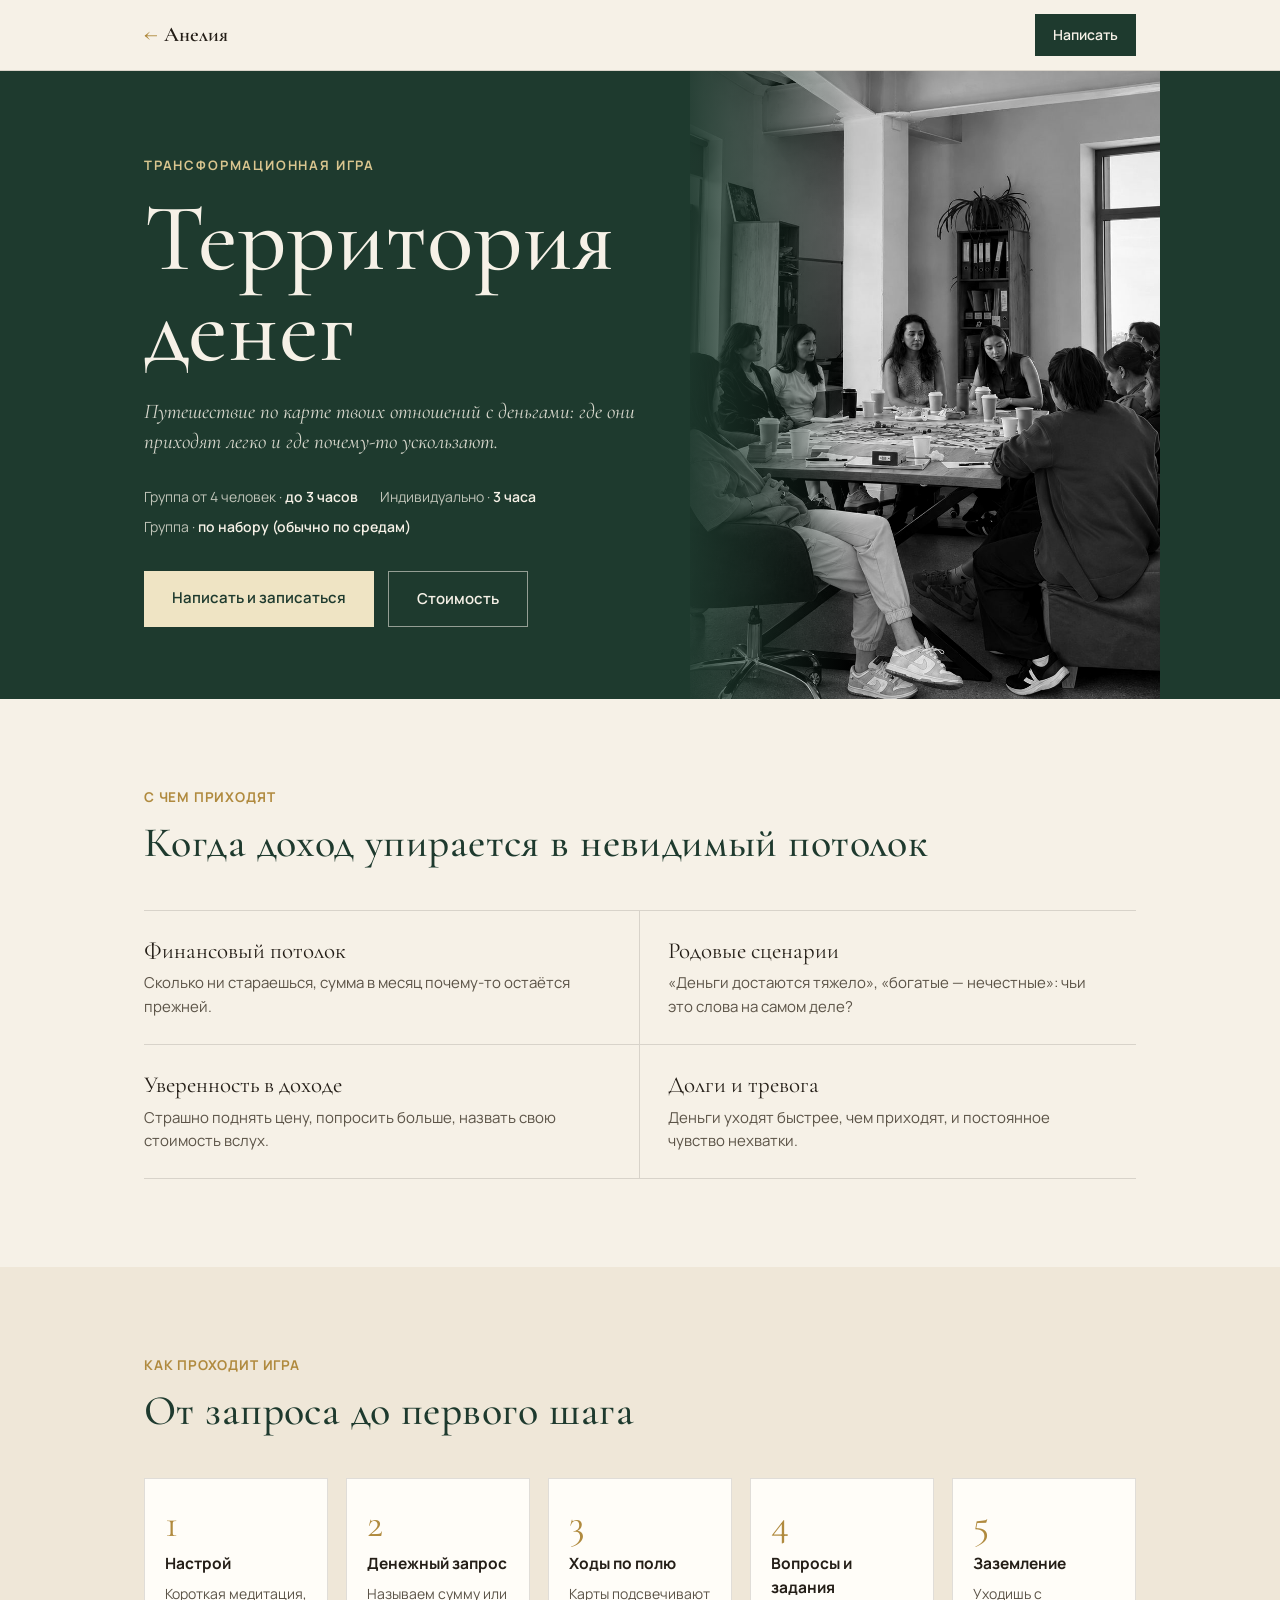
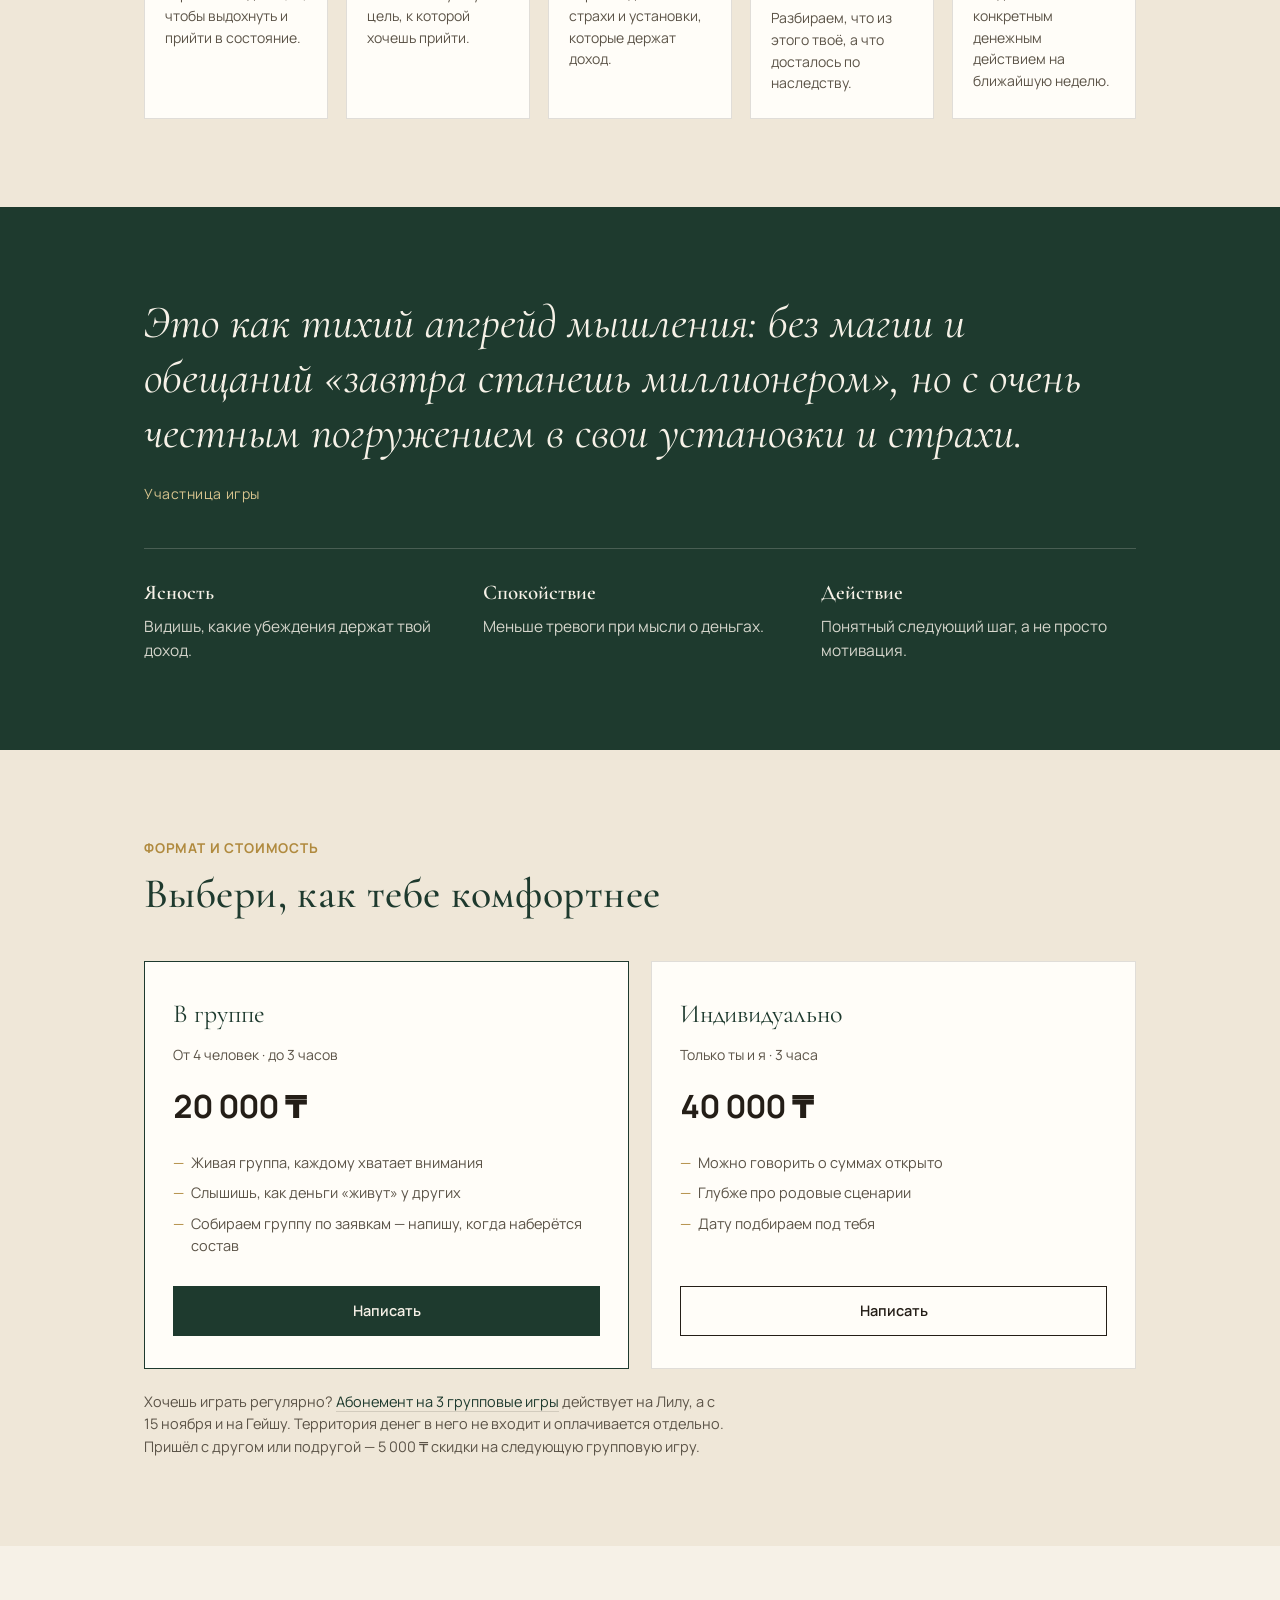
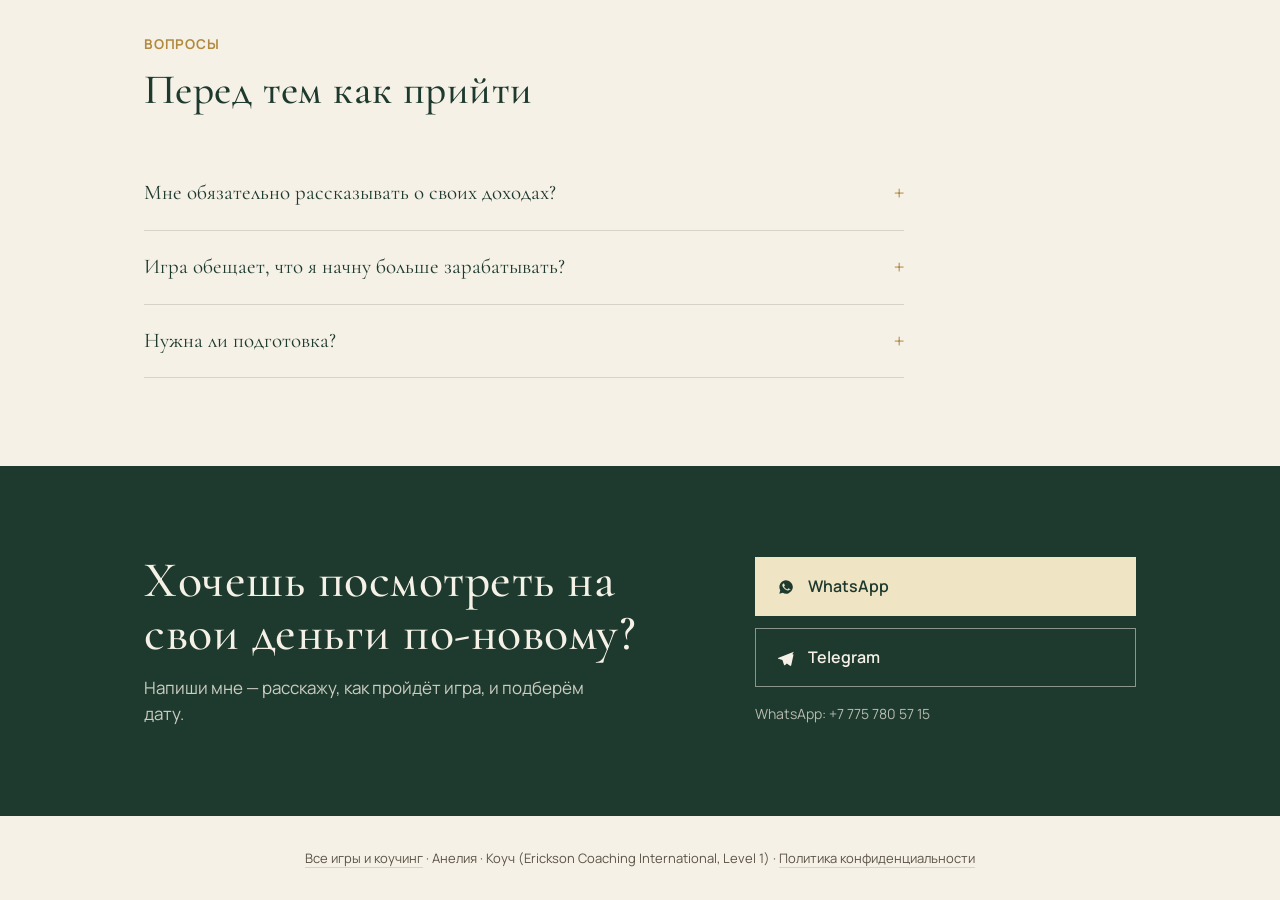
<file: dengi.html>
<!DOCTYPE html>
<html lang="ru">
<head>
<meta charset="UTF-8">
<meta name="viewport" content="width=device-width, initial-scale=1.0, viewport-fit=cover">
<title>Территория денег с Анелией</title>
<link rel="preconnect" href="https://fonts.googleapis.com">
<link href="https://fonts.googleapis.com/css2?family=Cormorant+Garamond:ital,wght@0,400;0,500;0,600;1,400&family=Manrope:wght@400;500;600;700&display=swap" rel="stylesheet">
<link rel="stylesheet" href="landing.css">
<style>body{--accent:#1E3A2E;--accent-2:#2F5744;}</style>
</head>
<body>

<div class="topbar">
  <div class="wrap">
    <a class="back" href="index.html"><span>←</span>Анелия</a>
    <a class="top-btn" href="https://wa.me/77757805715?text=%D0%97%D0%B4%D1%80%D0%B0%D0%B2%D1%81%D1%82%D0%B2%D1%83%D0%B9%D1%82%D0%B5%21%20%D0%A5%D0%BE%D1%87%D1%83%20%D0%BD%D0%B0%20%D0%B8%D0%B3%D1%80%D1%83%20%C2%AB%D0%A2%D0%B5%D1%80%D1%80%D0%B8%D1%82%D0%BE%D1%80%D0%B8%D1%8F%20%D0%B4%D0%B5%D0%BD%D0%B5%D0%B3%C2%BB" target="_blank" rel="noopener">Написать</a>
  </div>
</div>

<section class="hero">
  <div class="wrap hero-grid">
    <div class="hero-text">
      <div class="eyebrow">Трансформационная игра</div>
      <h1>Территория денег</h1>
      <p class="hero-lead">Путешествие по карте твоих отношений с деньгами: где они приходят легко и где почему-то ускользают.</p>
      <div class="hero-facts">
        <span>Группа от 4 человек · <b>до 3 часов</b></span>
        <span>Индивидуально · <b>3 часа</b></span>
        <span>Группа · <b>по набору (обычно по средам)</b></span>
      </div>
      <div class="hero-cta">
        <a class="btn btn-light" href="https://wa.me/77757805715?text=%D0%97%D0%B4%D1%80%D0%B0%D0%B2%D1%81%D1%82%D0%B2%D1%83%D0%B9%D1%82%D0%B5%21%20%D0%A5%D0%BE%D1%87%D1%83%20%D0%BD%D0%B0%20%D0%B8%D0%B3%D1%80%D1%83%20%C2%AB%D0%A2%D0%B5%D1%80%D1%80%D0%B8%D1%82%D0%BE%D1%80%D0%B8%D1%8F%20%D0%B4%D0%B5%D0%BD%D0%B5%D0%B3%C2%BB" target="_blank" rel="noopener">Написать и записаться</a>
        <a class="btn btn-line" href="#price">Стоимость</a>
      </div>
    </div>
    <div class="hero-photo"><img src="img/photo4.jpg" alt="Игра Территория денег"></div>
  </div>
</section>

<section>
  <div class="wrap">
    <div class="head">
      <div class="label">С чем приходят</div>
      <h2>Когда доход упирается в невидимый потолок</h2>
    </div>
    <div class="req-grid">
      <div class="req"><div class="req-q">Финансовый потолок</div><div class="req-a">Сколько ни стараешься, сумма в месяц почему-то остаётся прежней.</div></div>
      <div class="req"><div class="req-q">Родовые сценарии</div><div class="req-a">«Деньги достаются тяжело», «богатые — нечестные»: чьи это слова на самом деле?</div></div>
      <div class="req"><div class="req-q">Уверенность в доходе</div><div class="req-a">Страшно поднять цену, попросить больше, назвать свою стоимость вслух.</div></div>
      <div class="req"><div class="req-q">Долги и тревога</div><div class="req-a">Деньги уходят быстрее, чем приходят, и постоянное чувство нехватки.</div></div>
    </div>
  </div>
</section>

<section class="steps-section">
  <div class="wrap">
    <div class="head">
      <div class="label">Как проходит игра</div>
      <h2>От запроса до первого шага</h2>
    </div>
    <ol class="steps">
      <li><div class="step-t">Настрой</div><div class="step-d">Короткая медитация, чтобы выдохнуть и прийти в состояние.</div></li>
      <li><div class="step-t">Денежный запрос</div><div class="step-d">Называем сумму или цель, к которой хочешь прийти.</div></li>
      <li><div class="step-t">Ходы по полю</div><div class="step-d">Карты подсвечивают страхи и установки, которые держат доход.</div></li>
      <li><div class="step-t">Вопросы и задания</div><div class="step-d">Разбираем, что из этого твоё, а что досталось по наследству.</div></li>
      <li><div class="step-t">Заземление</div><div class="step-d">Уходишь с конкретным денежным действием на ближайшую неделю.</div></li>
    </ol>
  </div>
</section>

<section class="state">
  <div class="wrap">
    <blockquote>Это как тихий апгрейд мышления: без магии и обещаний «завтра станешь миллионером», но с очень честным погружением в свои установки и страхи.</blockquote>
    <div class="who">Участница игры</div>
    <div class="state-list">
      <div><b>Ясность</b>Видишь, какие убеждения держат твой доход.</div>
      <div><b>Спокойствие</b>Меньше тревоги при мысли о деньгах.</div>
      <div><b>Действие</b>Понятный следующий шаг, а не просто мотивация.</div>
    </div>
  </div>
</section>

<section class="price-section" id="price">
  <div class="wrap">
    <div class="head">
      <div class="label">Формат и стоимость</div>
      <h2>Выбери, как тебе комфортнее</h2>
    </div>
    <div class="price-grid">
      <div class="price-card main">
        <div class="p-name">В группе</div>
        <div class="p-meta">От 4 человек · до 3 часов</div>
        <div class="p-sum">20 000 ₸</div>
        <ul class="p-list"><li>Живая группа, каждому хватает внимания</li><li>Слышишь, как деньги «живут» у других</li><li>Собираем группу по заявкам — напишу, когда наберётся состав</li></ul>
        <a class="p-btn" href="https://wa.me/77757805715?text=%D0%97%D0%B4%D1%80%D0%B0%D0%B2%D1%81%D1%82%D0%B2%D1%83%D0%B9%D1%82%D0%B5%21%20%D0%A5%D0%BE%D1%87%D1%83%20%D0%BD%D0%B0%20%D0%B8%D0%B3%D1%80%D1%83%20%C2%AB%D0%A2%D0%B5%D1%80%D1%80%D0%B8%D1%82%D0%BE%D1%80%D0%B8%D1%8F%20%D0%B4%D0%B5%D0%BD%D0%B5%D0%B3%C2%BB" target="_blank" rel="noopener">Написать</a>
      </div>
      <div class="price-card">
        <div class="p-name">Индивидуально</div>
        <div class="p-meta">Только ты и я · 3 часа</div>
        <div class="p-sum">40 000 ₸</div>
        <ul class="p-list"><li>Можно говорить о суммах открыто</li><li>Глубже про родовые сценарии</li><li>Дату подбираем под тебя</li></ul>
        <a class="p-btn" href="https://wa.me/77757805715?text=%D0%97%D0%B4%D1%80%D0%B0%D0%B2%D1%81%D1%82%D0%B2%D1%83%D0%B9%D1%82%D0%B5%21%20%D0%A5%D0%BE%D1%87%D1%83%20%D0%BD%D0%B0%20%D0%B8%D0%B3%D1%80%D1%83%20%C2%AB%D0%A2%D0%B5%D1%80%D1%80%D0%B8%D1%82%D0%BE%D1%80%D0%B8%D1%8F%20%D0%B4%D0%B5%D0%BD%D0%B5%D0%B3%C2%BB" target="_blank" rel="noopener">Написать</a>
      </div>
    </div>
    <p class="price-note">Хочешь играть регулярно? <a href="index.html#games">Абонемент на 3 групповые игры</a> действует на Лилу, а с 15 ноября и на Гейшу. Территория денег в него не входит и оплачивается отдельно. Пришёл с другом или подругой — 5 000 ₸ скидки на следующую групповую игру.</p>
  </div>
</section>

<section>
  <div class="wrap">
    <div class="head">
      <div class="label">Вопросы</div>
      <h2>Перед тем как прийти</h2>
    </div>
    <div class="faq">
      <details><summary>Мне обязательно рассказывать о своих доходах?</summary><p>Нет. Чем делиться, решаешь только ты. В группе можно говорить о запросе без конкретных цифр.</p></details>
      <details><summary>Игра обещает, что я начну больше зарабатывать?</summary><p>Нет, и я не даю таких обещаний. Игра помогает увидеть, что тебя держит, а действия дальше делаешь ты.</p></details>
      <details><summary>Нужна ли подготовка?</summary><p>Нет. Достаточно прийти с честным запросом и готовностью посмотреть на свои деньги без осуждения.</p></details>
    </div>
  </div>
</section>

<section class="final">
  <div class="wrap final-grid">
    <div>
      <h2>Хочешь посмотреть на свои деньги по-новому?</h2>
      <p>Напиши мне — расскажу, как пройдёт игра, и подберём дату.</p>
    </div>
    <div class="final-btns">
      <a href="https://wa.me/77757805715?text=%D0%97%D0%B4%D1%80%D0%B0%D0%B2%D1%81%D1%82%D0%B2%D1%83%D0%B9%D1%82%D0%B5%21%20%D0%A5%D0%BE%D1%87%D1%83%20%D0%BD%D0%B0%20%D0%B8%D0%B3%D1%80%D1%83%20%C2%AB%D0%A2%D0%B5%D1%80%D1%80%D0%B8%D1%82%D0%BE%D1%80%D0%B8%D1%8F%20%D0%B4%D0%B5%D0%BD%D0%B5%D0%B3%C2%BB" target="_blank" rel="noopener"><svg viewBox="0 0 24 24" fill="currentColor"><path d="M12 4a8 8 0 0 0-6.9 12l-1.1 4 4.1-1.1A8 8 0 1 0 12 4Zm4.2 11.1c-.2.5-1 .9-1.4 1-.4 0-.8.1-2.6-.6-2.2-.9-3.6-3.1-3.7-3.2-.1-.2-.9-1.2-.9-2.3s.6-1.6.8-1.8c.2-.2.4-.3.6-.3h.4c.1 0 .3 0 .5.4l.7 1.6c.1.1.1.3 0 .4l-.3.5-.4.4c-.1.1-.3.3-.1.6.2.3.7 1.1 1.4 1.8 1 .9 1.8 1.1 2 1.3.3.1.4.1.6-.1l.8-1c.2-.2.3-.2.6-.1l1.6.8c.2.1.4.2.4.3 0 .1 0 .6-.2 1.1Z"/></svg>WhatsApp</a>
      <a href="https://t.me/aneliyacoach" target="_blank" rel="noopener"><svg viewBox="0 0 24 24" fill="currentColor"><path d="M21.5 4.5 3.2 11.6c-1.1.44-1.1 1.06-.2 1.34l4.68 1.46 1.8 5.5c.22.6.38.84.78.84.4 0 .58-.19.8-.4l1.9-1.83 3.9 2.87c.72.4 1.24.19 1.42-.66l2.58-12.1c.26-1.05-.4-1.53-1.36-1.12Z"/></svg>Telegram</a>
      <div class="final-num">WhatsApp: +7 775 780 57 15</div>
    </div>
  </div>
</section>

<footer><a href="index.html">Все игры и коучинг</a> · Анелия · Коуч (Erickson Coaching International, Level 1) · <a href="privacy.html">Политика конфиденциальности</a></footer>

</body>
</html>
</file>
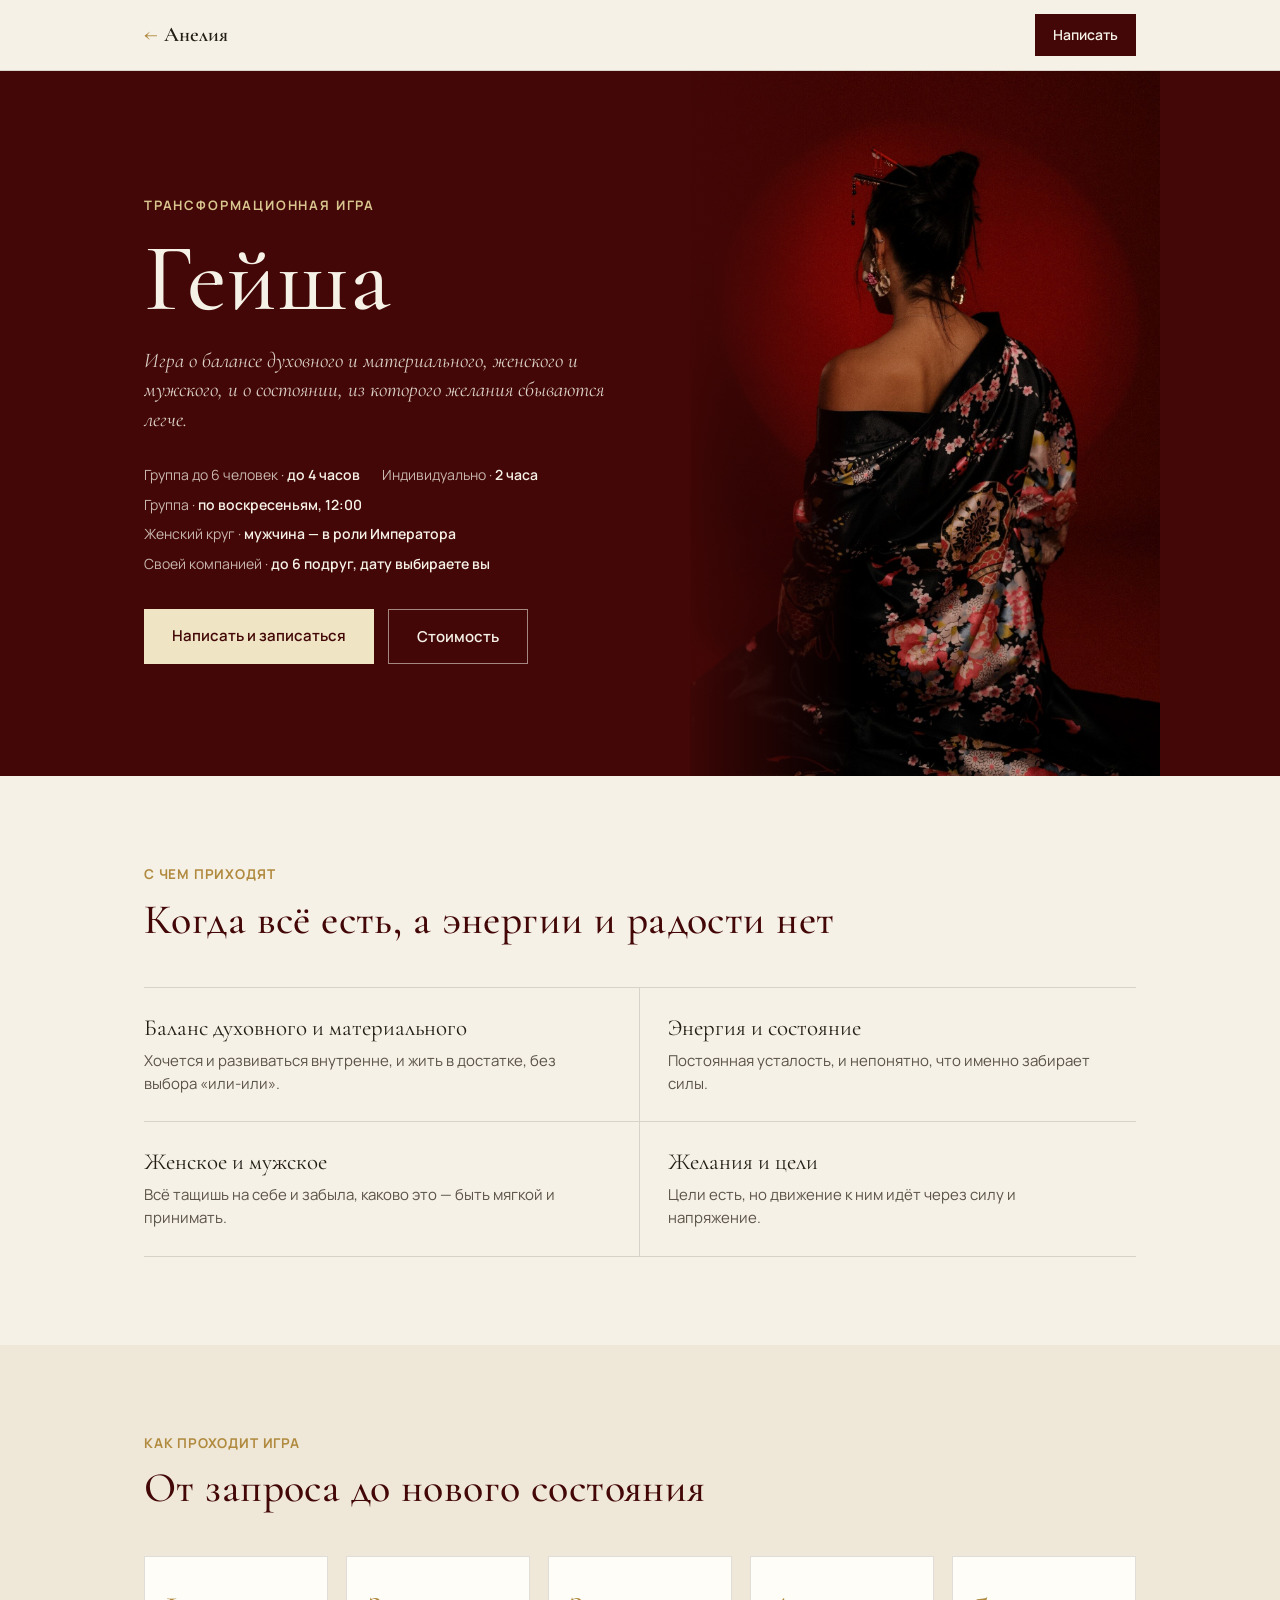
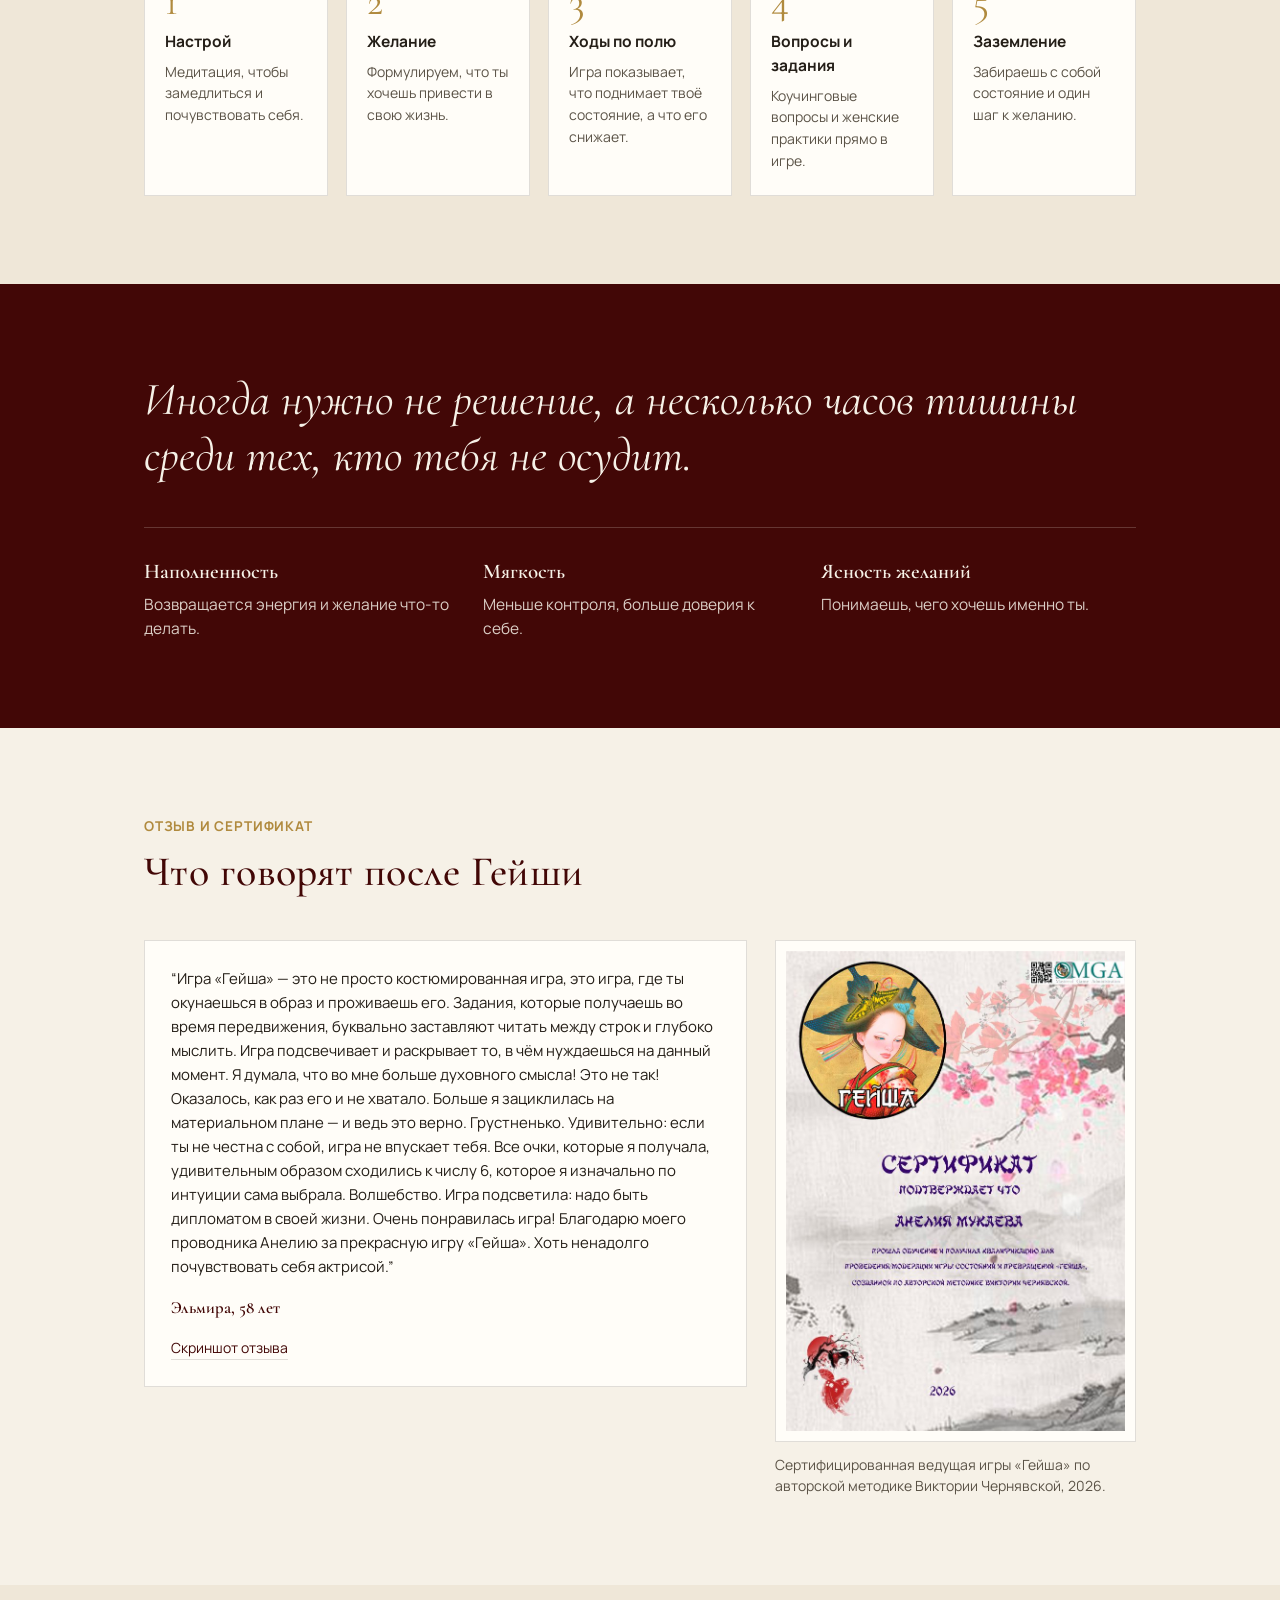
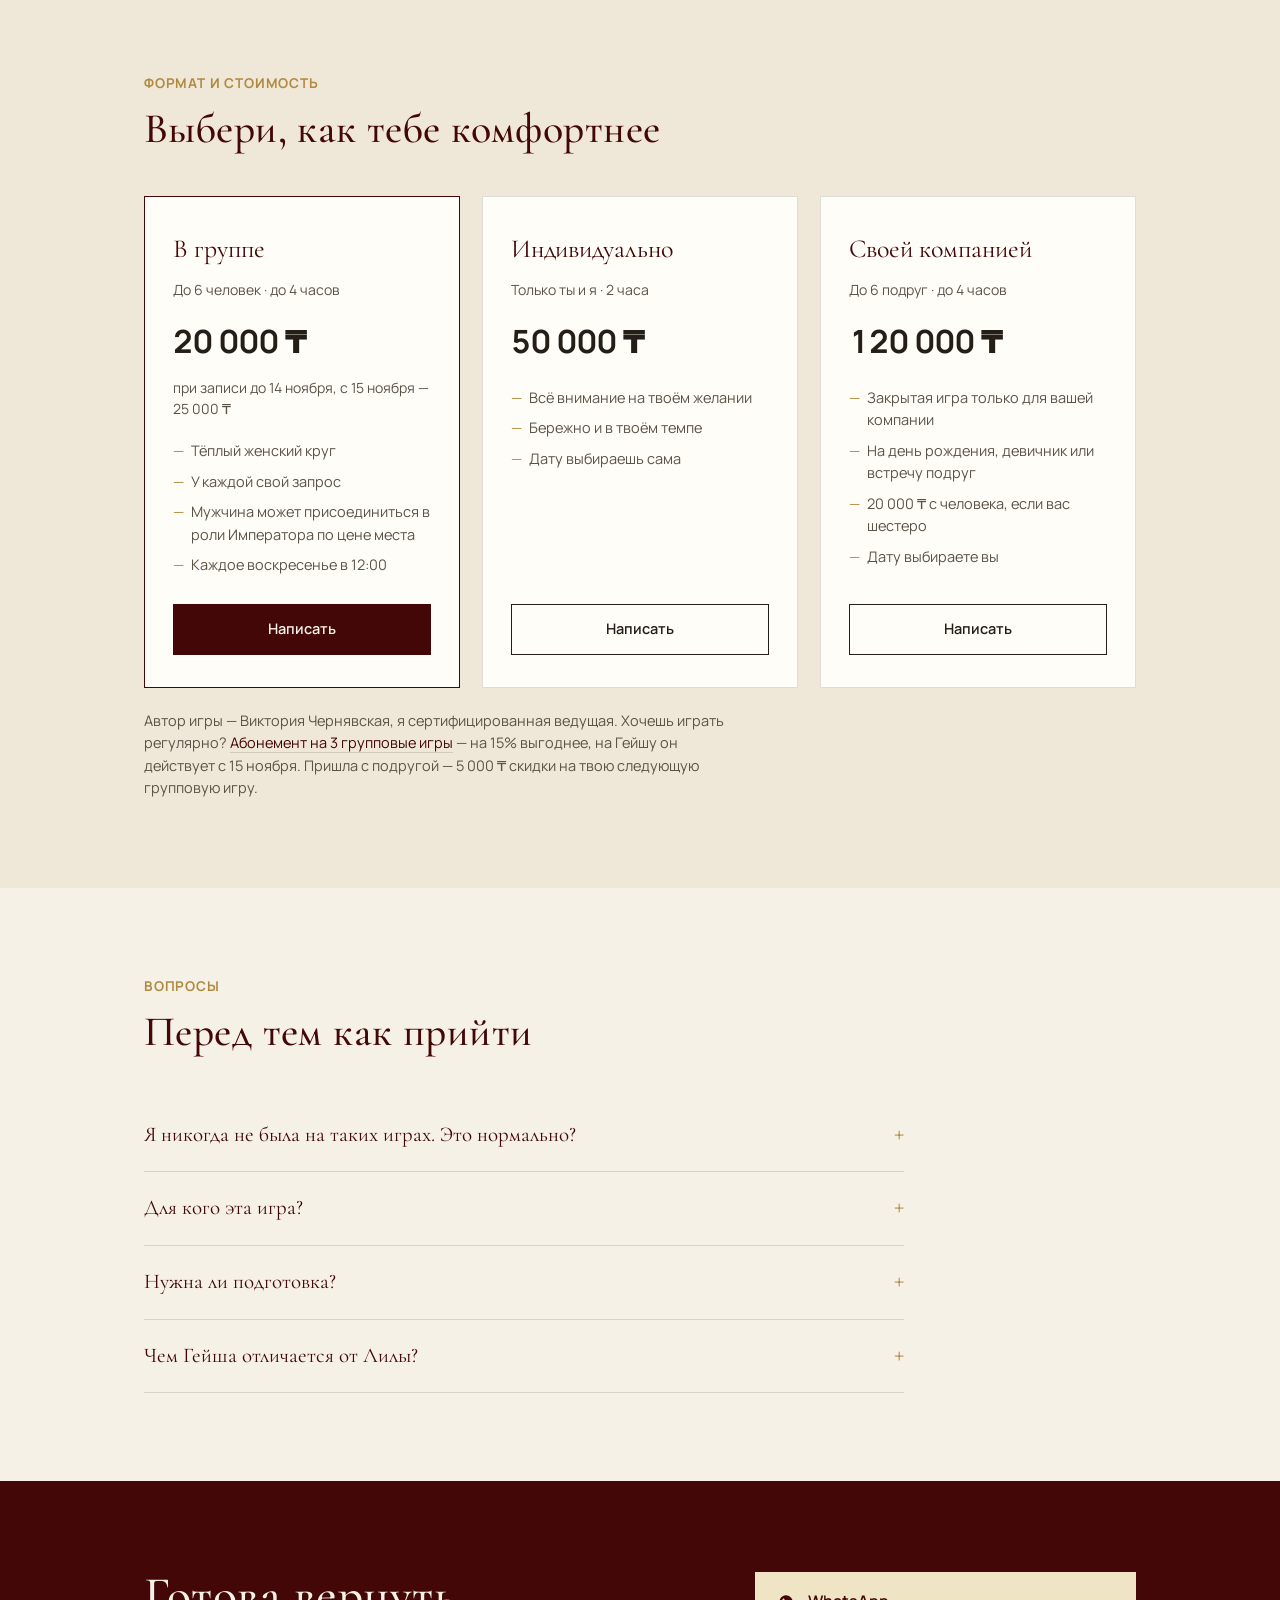
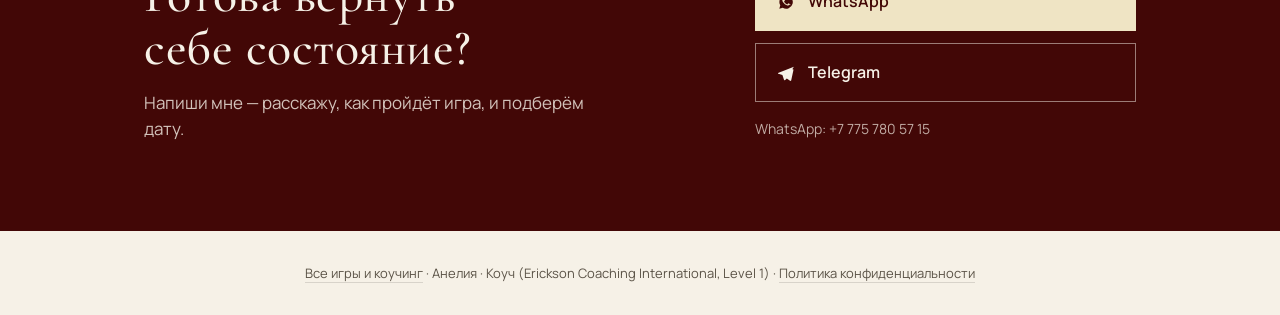
<file: geisha.html>
<!DOCTYPE html>
<html lang="ru">
<head>
<meta charset="UTF-8">
<meta name="viewport" content="width=device-width, initial-scale=1.0, viewport-fit=cover">
<title>Гейша с Анелией</title>
<link rel="preconnect" href="https://fonts.googleapis.com">
<link href="https://fonts.googleapis.com/css2?family=Cormorant+Garamond:ital,wght@0,400;0,500;0,600;1,400&family=Manrope:wght@400;500;600;700&display=swap" rel="stylesheet">
<link rel="stylesheet" href="landing.css">
<style>body{--accent:#420706;--accent-2:#6B0A08;} .hero-photo img{filter:none;object-position:50% 25%;} .price-grid{grid-template-columns:repeat(3,1fr);} @media(max-width:900px){.price-grid{grid-template-columns:1fr;}}
.proof-grid{display:grid;grid-template-columns:1.25fr 0.75fr;gap:28px;align-items:start;}
@media(max-width:760px){.proof-grid{grid-template-columns:1fr;}}
.proof-link{font-size:14px;color:var(--accent);border-bottom:1px solid var(--line);align-self:flex-start;}
.cert{display:block;border:1px solid var(--line);background:var(--card);padding:10px;}
.cert img{display:block;width:100%;height:auto;}
.cert-cap{font-size:14px;color:var(--ink-soft);margin-top:12px;}</style>
</head>
<body>

<div class="topbar">
  <div class="wrap">
    <a class="back" href="index.html"><span>←</span>Анелия</a>
    <a class="top-btn" href="https://wa.me/77757805715?text=%D0%97%D0%B4%D1%80%D0%B0%D0%B2%D1%81%D1%82%D0%B2%D1%83%D0%B9%D1%82%D0%B5%21%20%D0%A5%D0%BE%D1%87%D1%83%20%D0%BD%D0%B0%20%D0%93%D0%B5%D0%B9%D1%88%D1%83%20%E2%80%94%20%D0%BF%D0%BE%D0%B4%D1%81%D0%BA%D0%B0%D0%B6%D0%B8%D1%82%D0%B5%20%D0%B1%D0%BB%D0%B8%D0%B6%D0%B0%D0%B9%D1%88%D1%83%D1%8E%20%D0%B4%D0%B0%D1%82%D1%83" target="_blank" rel="noopener">Написать</a>
  </div>
</div>

<section class="hero">
  <div class="wrap hero-grid">
    <div class="hero-text">
      <div class="eyebrow">Трансформационная игра</div>
      <h1>Гейша</h1>
      <p class="hero-lead">Игра о балансе духовного и материального, женского и мужского, и о состоянии, из которого желания сбываются легче.</p>
      <div class="hero-facts">
        <span>Группа до 6 человек · <b>до 4 часов</b></span>
        <span>Индивидуально · <b>2 часа</b></span>
        <span>Группа · <b>по воскресеньям, 12:00</b></span>
        <span>Женский круг · <b>мужчина — в роли Императора</b></span>
        <span>Своей компанией · <b>до 6 подруг, дату выбираете вы</b></span>
      </div>
      <div class="hero-cta">
        <a class="btn btn-light" href="https://wa.me/77757805715?text=%D0%97%D0%B4%D1%80%D0%B0%D0%B2%D1%81%D1%82%D0%B2%D1%83%D0%B9%D1%82%D0%B5%21%20%D0%A5%D0%BE%D1%87%D1%83%20%D0%BD%D0%B0%20%D0%93%D0%B5%D0%B9%D1%88%D1%83%20%E2%80%94%20%D0%BF%D0%BE%D0%B4%D1%81%D0%BA%D0%B0%D0%B6%D0%B8%D1%82%D0%B5%20%D0%B1%D0%BB%D0%B8%D0%B6%D0%B0%D0%B9%D1%88%D1%83%D1%8E%20%D0%B4%D0%B0%D1%82%D1%83" target="_blank" rel="noopener">Написать и записаться</a>
        <a class="btn btn-line" href="#price">Стоимость</a>
      </div>
    </div>
    <div class="hero-photo"><img src="img/geisha-back.jpg" alt="Анелия в кимоно со спины на красном фоне"></div>
  </div>
</section>

<section>
  <div class="wrap">
    <div class="head">
      <div class="label">С чем приходят</div>
      <h2>Когда всё есть, а энергии и радости нет</h2>
    </div>
    <div class="req-grid">
      <div class="req"><div class="req-q">Баланс духовного и материального</div><div class="req-a">Хочется и развиваться внутренне, и жить в достатке, без выбора «или-или».</div></div>
      <div class="req"><div class="req-q">Энергия и состояние</div><div class="req-a">Постоянная усталость, и непонятно, что именно забирает силы.</div></div>
      <div class="req"><div class="req-q">Женское и мужское</div><div class="req-a">Всё тащишь на себе и забыла, каково это — быть мягкой и принимать.</div></div>
      <div class="req"><div class="req-q">Желания и цели</div><div class="req-a">Цели есть, но движение к ним идёт через силу и напряжение.</div></div>
    </div>
  </div>
</section>

<section class="steps-section">
  <div class="wrap">
    <div class="head">
      <div class="label">Как проходит игра</div>
      <h2>От запроса до нового состояния</h2>
    </div>
    <ol class="steps">
      <li><div class="step-t">Настрой</div><div class="step-d">Медитация, чтобы замедлиться и почувствовать себя.</div></li>
      <li><div class="step-t">Желание</div><div class="step-d">Формулируем, что ты хочешь привести в свою жизнь.</div></li>
      <li><div class="step-t">Ходы по полю</div><div class="step-d">Игра показывает, что поднимает твоё состояние, а что его снижает.</div></li>
      <li><div class="step-t">Вопросы и задания</div><div class="step-d">Коучинговые вопросы и женские практики прямо в игре.</div></li>
      <li><div class="step-t">Заземление</div><div class="step-d">Забираешь с собой состояние и один шаг к желанию.</div></li>
    </ol>
  </div>
</section>

<section class="state">
  <div class="wrap">
    <blockquote>Иногда нужно не решение, а несколько часов тишины среди тех, кто тебя не осудит.</blockquote>
    <div class="state-list">
      <div><b>Наполненность</b>Возвращается энергия и желание что-то делать.</div>
      <div><b>Мягкость</b>Меньше контроля, больше доверия к себе.</div>
      <div><b>Ясность желаний</b>Понимаешь, чего хочешь именно ты.</div>
    </div>
  </div>
</section>

<section>
  <div class="wrap">
    <div class="head">
      <div class="label">Отзыв и сертификат</div>
      <h2>Что говорят после Гейши</h2>
    </div>
    <div class="proof-grid">
      <div class="rev"><p>Игра «Гейша» — это не просто костюмированная игра, это игра, где ты окунаешься в образ и проживаешь его. Задания, которые получаешь во время передвижения, буквально заставляют читать между строк и глубоко мыслить. Игра подсвечивает и раскрывает то, в чём нуждаешься на данный момент. Я думала, что во мне больше духовного смысла! Это не так! Оказалось, как раз его и не хватало. Больше я зациклилась на материальном плане — и ведь это верно. Грустненько. Удивительно: если ты не честна с собой, игра не впускает тебя. Все очки, которые я получала, удивительным образом сходились к числу 6, которое я изначально по интуиции сама выбрала. Волшебство. Игра подсветила: надо быть дипломатом в своей жизни. Очень понравилась игра! Благодарю моего проводника Анелию за прекрасную игру «Гейша». Хоть ненадолго почувствовать себя актрисой.</p><span>Эльмира, 58 лет</span><a class="proof-link" href="img/review-elmira.jpg" target="_blank" rel="noopener">Скриншот отзыва</a></div>
      <div>
        <a class="cert" href="img/geisha-certificate.jpg" target="_blank" rel="noopener"><img src="img/geisha-certificate.jpg" alt="Сертификат ведущей игры «Гейша», Анелия Мукаева, 2026" loading="lazy"></a>
        <p class="cert-cap">Сертифицированная ведущая игры «Гейша» по авторской методике Виктории Чернявской, 2026.</p>
      </div>
    </div>
  </div>
</section>

<section class="price-section" id="price">
  <div class="wrap">
    <div class="head">
      <div class="label">Формат и стоимость</div>
      <h2>Выбери, как тебе комфортнее</h2>
    </div>
    <div class="price-grid">
      <div class="price-card main">
        <div class="p-name">В группе</div>
        <div class="p-meta">До 6 человек · до 4 часов</div>
        <div class="p-sum">20 000 ₸</div>
        <div class="p-meta">при записи до 14 ноября, с&nbsp;15&nbsp;ноября — 25&nbsp;000&nbsp;₸</div>
        <ul class="p-list"><li>Тёплый женский круг</li><li>У каждой свой запрос</li><li>Мужчина может присоединиться в роли Императора по цене места</li><li>Каждое воскресенье в 12:00</li></ul>
        <a class="p-btn" href="https://wa.me/77757805715?text=%D0%97%D0%B4%D1%80%D0%B0%D0%B2%D1%81%D1%82%D0%B2%D1%83%D0%B9%D1%82%D0%B5%21%20%D0%A5%D0%BE%D1%87%D1%83%20%D0%BD%D0%B0%20%D0%93%D0%B5%D0%B9%D1%88%D1%83%20%D0%B2%20%D0%B1%D0%BB%D0%B8%D0%B6%D0%B0%D0%B9%D1%88%D0%B5%D0%B5%20%D0%B2%D0%BE%D1%81%D0%BA%D1%80%D0%B5%D1%81%D0%B5%D0%BD%D1%8C%D0%B5" target="_blank" rel="noopener">Написать</a>
      </div>
      <div class="price-card">
        <div class="p-name">Индивидуально</div>
        <div class="p-meta">Только ты и я · 2 часа</div>
        <div class="p-sum">50 000 ₸</div>
        <ul class="p-list"><li>Всё внимание на твоём желании</li><li>Бережно и в твоём темпе</li><li>Дату выбираешь сама</li></ul>
        <a class="p-btn" href="https://wa.me/77757805715?text=%D0%97%D0%B4%D1%80%D0%B0%D0%B2%D1%81%D1%82%D0%B2%D1%83%D0%B9%D1%82%D0%B5%21%20%D0%A5%D0%BE%D1%87%D1%83%20%D0%B8%D0%BD%D0%B4%D0%B8%D0%B2%D0%B8%D0%B4%D1%83%D0%B0%D0%BB%D1%8C%D0%BD%D1%83%D1%8E%20%D0%B8%D0%B3%D1%80%D1%83%20%D0%93%D0%B5%D0%B9%D1%88%D0%B0" target="_blank" rel="noopener">Написать</a>
      </div>
      <div class="price-card">
        <div class="p-name">Своей компанией</div>
        <div class="p-meta">До 6 подруг · до 4 часов</div>
        <div class="p-sum">120 000 ₸</div>
        <ul class="p-list"><li>Закрытая игра только для вашей компании</li><li>На день рождения, девичник или встречу подруг</li><li>20 000 ₸ с человека, если вас шестеро</li><li>Дату выбираете вы</li></ul>
        <a class="p-btn" href="https://wa.me/77757805715?text=%D0%97%D0%B4%D1%80%D0%B0%D0%B2%D1%81%D1%82%D0%B2%D1%83%D0%B9%D1%82%D0%B5%21%20%D0%A5%D0%BE%D1%87%D1%83%20%D0%93%D0%B5%D0%B9%D1%88%D1%83%20%D1%81%D0%B2%D0%BE%D0%B5%D0%B9%20%D0%BA%D0%BE%D0%BC%D0%BF%D0%B0%D0%BD%D0%B8%D0%B5%D0%B9%20%E2%80%94%20%D0%BF%D0%BE%D0%B4%D1%81%D0%BA%D0%B0%D0%B6%D0%B8%D1%82%D0%B5%20%D1%81%D0%B2%D0%BE%D0%B1%D0%BE%D0%B4%D0%BD%D1%8B%D0%B5%20%D0%B4%D0%B0%D1%82%D1%8B" target="_blank" rel="noopener">Написать</a>
      </div>
    </div>
    <p class="price-note">Автор игры — Виктория Чернявская, я сертифицированная ведущая. Хочешь играть регулярно? <a href="index.html#games">Абонемент на 3 групповые игры</a> — на 15% выгоднее, на Гейшу он действует с 15 ноября. Пришла с подругой — 5 000 ₸ скидки на твою следующую групповую игру.</p>
  </div>
</section>

<section>
  <div class="wrap">
    <div class="head">
      <div class="label">Вопросы</div>
      <h2>Перед тем как прийти</h2>
    </div>
    <div class="faq">
      <details><summary>Я никогда не была на таких играх. Это нормально?</summary><p>Да. Правила простые, я объясняю всё по ходу, а главное в игре — твой запрос, а не опыт.</p></details>
      <details><summary>Для кого эта игра?</summary><p>Гейша — женская игра, её проходят только женщины. Мужчина может присоединиться к общему кругу в особой роли Императора: он не играет сам, а присутствует, наблюдает и участвует через эту роль, например как судья. Отдельной игры для мужчин нет. Место Императора стоит так же, как место участницы в группе. Если хочешь прийти в этой роли, напиши заранее. Лила и Территория денег открыты и для мужчин, и для женщин.</p></details>
      <details><summary>Нужна ли подготовка?</summary><p>Нет. Удобная одежда, честное желание и готовность побыть с собой.</p></details>
      <details><summary>Чем Гейша отличается от Лилы?</summary><p>Лила помогает увидеть повторяющиеся сценарии. Гейша больше про состояние, энергию и баланс, из которого проще двигаться к желаниям.</p></details>
    </div>
  </div>
</section>

<section class="final">
  <div class="wrap final-grid">
    <div>
      <h2>Готова вернуть себе состояние?</h2>
      <p>Напиши мне — расскажу, как пройдёт игра, и подберём дату.</p>
    </div>
    <div class="final-btns">
      <a href="https://wa.me/77757805715?text=%D0%97%D0%B4%D1%80%D0%B0%D0%B2%D1%81%D1%82%D0%B2%D1%83%D0%B9%D1%82%D0%B5%21%20%D0%A5%D0%BE%D1%87%D1%83%20%D0%BD%D0%B0%20%D0%93%D0%B5%D0%B9%D1%88%D1%83%20%E2%80%94%20%D0%BF%D0%BE%D0%B4%D1%81%D0%BA%D0%B0%D0%B6%D0%B8%D1%82%D0%B5%20%D0%B1%D0%BB%D0%B8%D0%B6%D0%B0%D0%B9%D1%88%D1%83%D1%8E%20%D0%B4%D0%B0%D1%82%D1%83" target="_blank" rel="noopener"><svg viewBox="0 0 24 24" fill="currentColor"><path d="M12 4a8 8 0 0 0-6.9 12l-1.1 4 4.1-1.1A8 8 0 1 0 12 4Zm4.2 11.1c-.2.5-1 .9-1.4 1-.4 0-.8.1-2.6-.6-2.2-.9-3.6-3.1-3.7-3.2-.1-.2-.9-1.2-.9-2.3s.6-1.6.8-1.8c.2-.2.4-.3.6-.3h.4c.1 0 .3 0 .5.4l.7 1.6c.1.1.1.3 0 .4l-.3.5-.4.4c-.1.1-.3.3-.1.6.2.3.7 1.1 1.4 1.8 1 .9 1.8 1.1 2 1.3.3.1.4.1.6-.1l.8-1c.2-.2.3-.2.6-.1l1.6.8c.2.1.4.2.4.3 0 .1 0 .6-.2 1.1Z"/></svg>WhatsApp</a>
      <a href="https://t.me/aneliyacoach" target="_blank" rel="noopener"><svg viewBox="0 0 24 24" fill="currentColor"><path d="M21.5 4.5 3.2 11.6c-1.1.44-1.1 1.06-.2 1.34l4.68 1.46 1.8 5.5c.22.6.38.84.78.84.4 0 .58-.19.8-.4l1.9-1.83 3.9 2.87c.72.4 1.24.19 1.42-.66l2.58-12.1c.26-1.05-.4-1.53-1.36-1.12Z"/></svg>Telegram</a>
      <div class="final-num">WhatsApp: +7 775 780 57 15</div>
    </div>
  </div>
</section>

<footer><a href="index.html">Все игры и коучинг</a> · Анелия · Коуч (Erickson Coaching International, Level 1) · <a href="privacy.html">Политика конфиденциальности</a></footer>

</body>
</html>
</file>
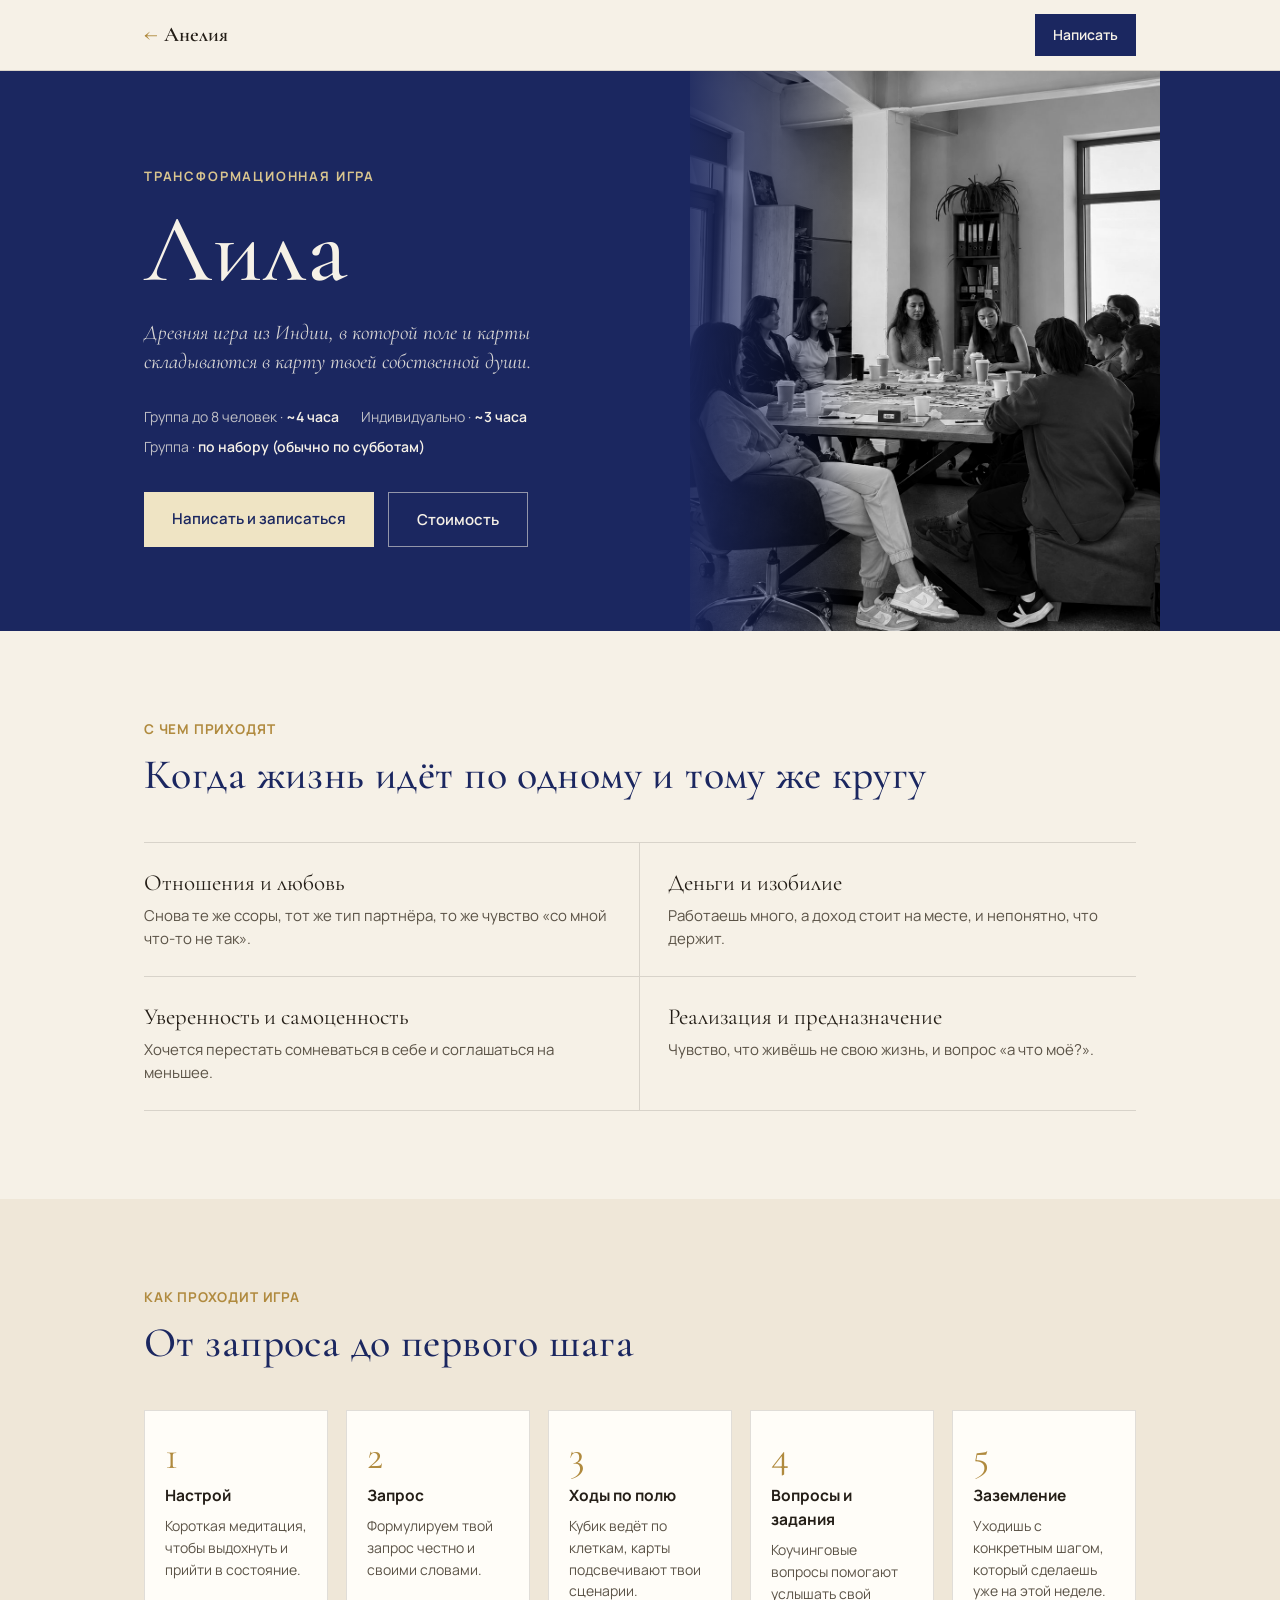
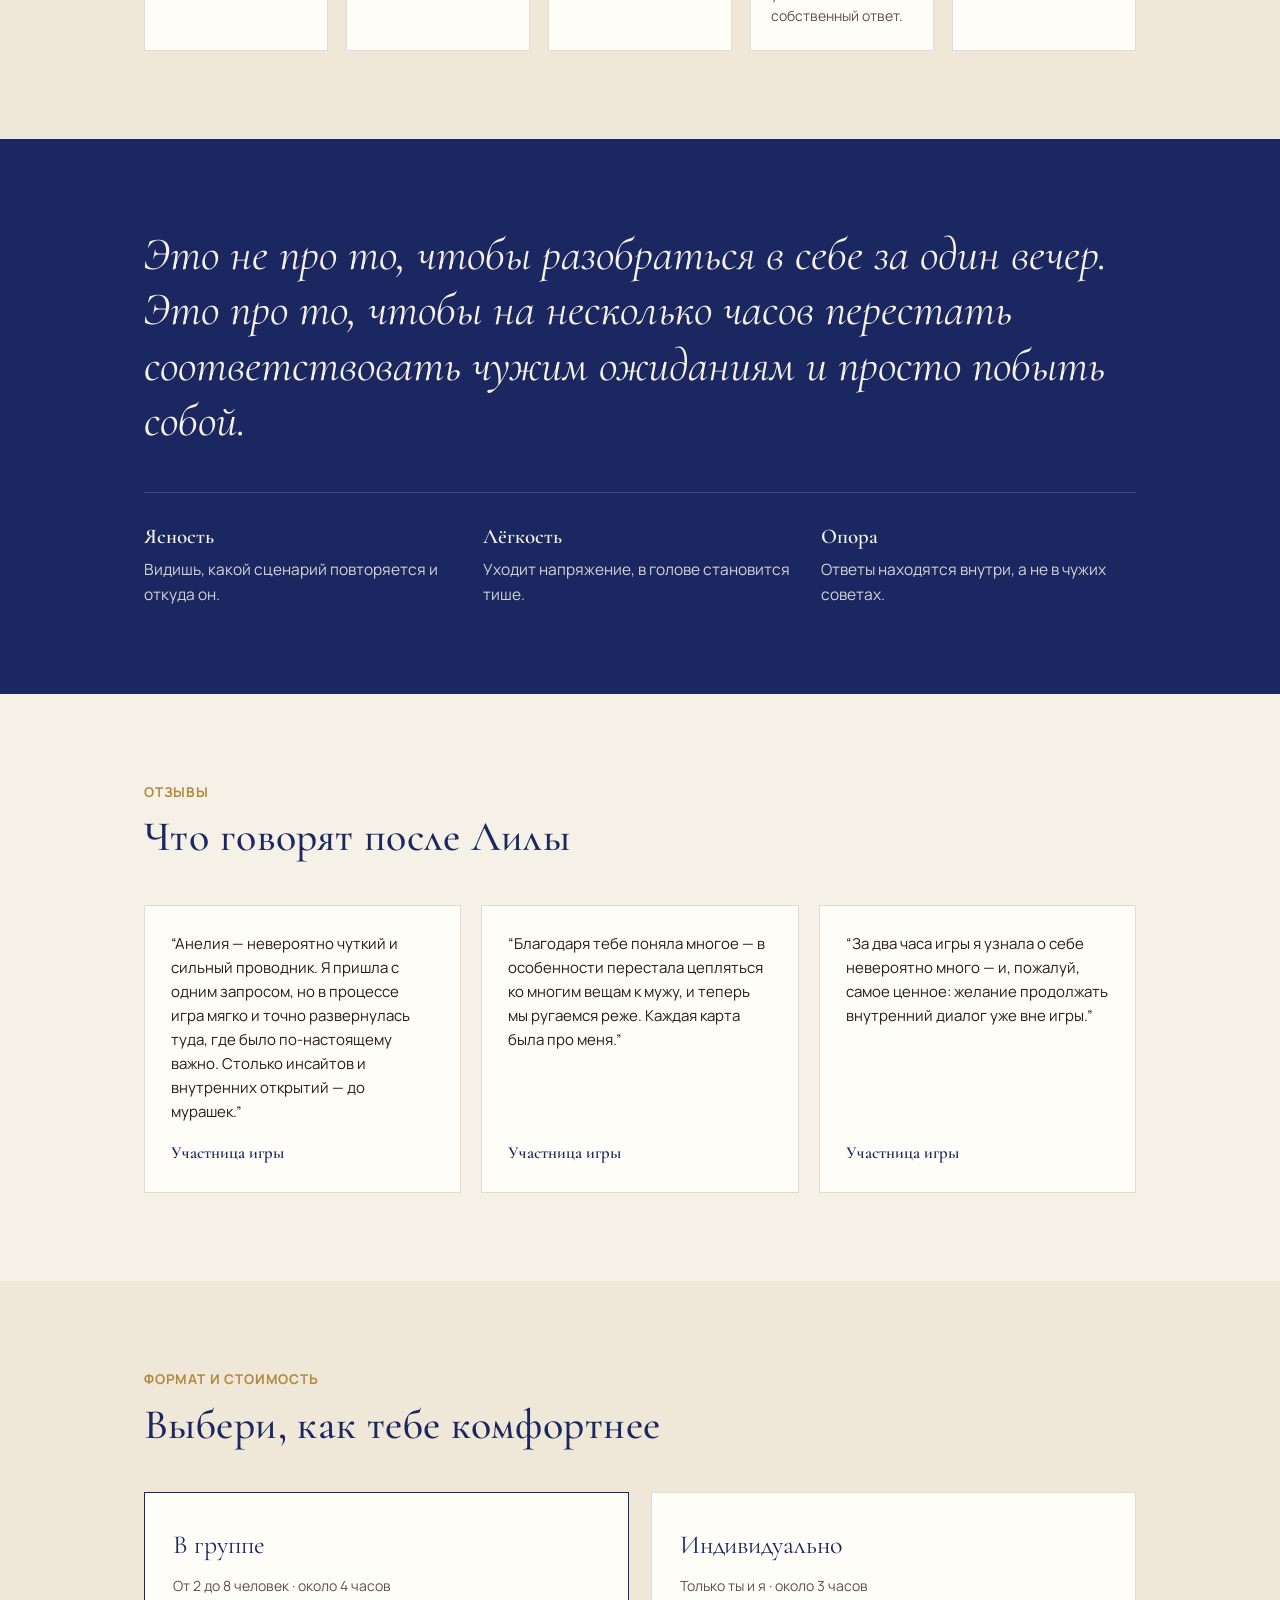
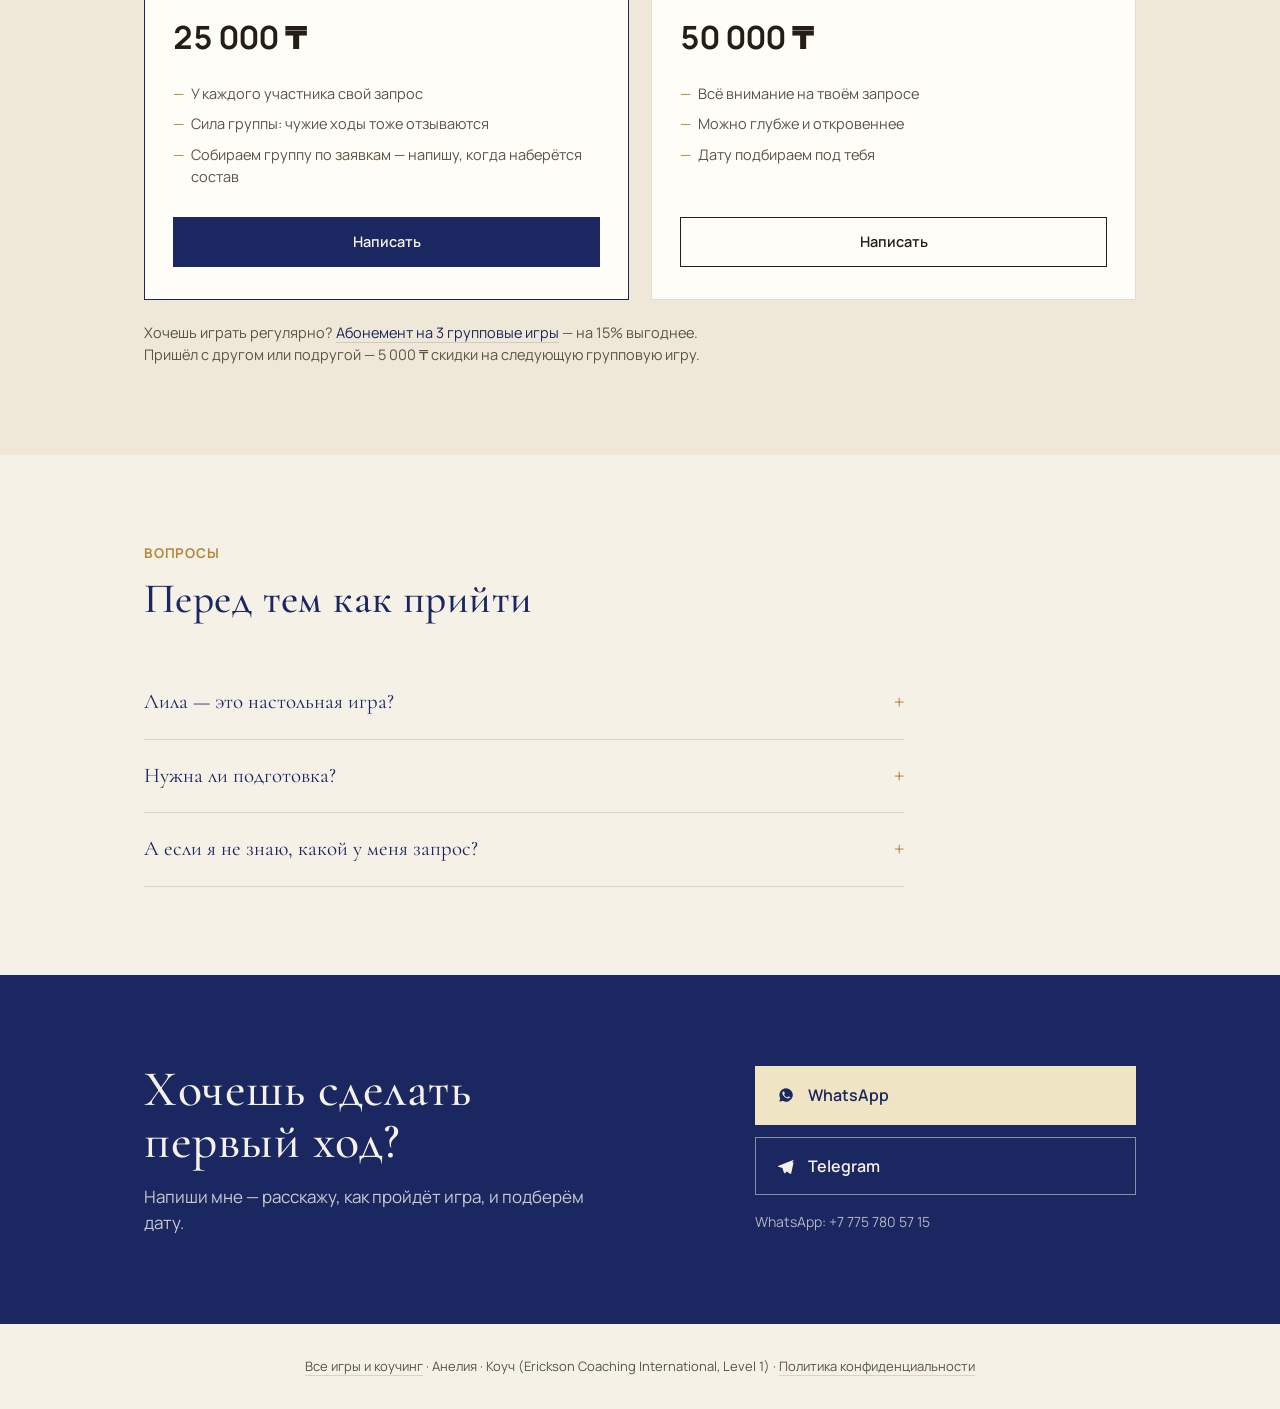
<file: lila.html>
<!DOCTYPE html>
<html lang="ru">
<head>
<meta charset="UTF-8">
<meta name="viewport" content="width=device-width, initial-scale=1.0, viewport-fit=cover">
<title>Лила с Анелией</title>
<link rel="preconnect" href="https://fonts.googleapis.com">
<link href="https://fonts.googleapis.com/css2?family=Cormorant+Garamond:ital,wght@0,400;0,500;0,600;1,400&family=Manrope:wght@400;500;600;700&display=swap" rel="stylesheet">
<link rel="stylesheet" href="landing.css">
<style>body{--accent:#1B2760;--accent-2:#2B3D8F;}</style>
</head>
<body>

<div class="topbar">
  <div class="wrap">
    <a class="back" href="index.html"><span>←</span>Анелия</a>
    <a class="top-btn" href="https://wa.me/77757805715?text=%D0%97%D0%B4%D1%80%D0%B0%D0%B2%D1%81%D1%82%D0%B2%D1%83%D0%B9%D1%82%D0%B5%21%20%D0%A5%D0%BE%D1%87%D1%83%20%D0%BD%D0%B0%20%D0%B8%D0%B3%D1%80%D1%83%20%C2%AB%D0%9B%D0%B8%D0%BB%D0%B0%C2%BB" target="_blank" rel="noopener">Написать</a>
  </div>
</div>

<section class="hero">
  <div class="wrap hero-grid">
    <div class="hero-text">
      <div class="eyebrow">Трансформационная игра</div>
      <h1>Лила</h1>
      <p class="hero-lead">Древняя игра из Индии, в которой поле и карты складываются в карту твоей собственной души.</p>
      <div class="hero-facts">
        <span>Группа до 8 человек · <b>~4 часа</b></span>
        <span>Индивидуально · <b>~3 часа</b></span>
        <span>Группа · <b>по набору (обычно по субботам)</b></span>
      </div>
      <div class="hero-cta">
        <a class="btn btn-light" href="https://wa.me/77757805715?text=%D0%97%D0%B4%D1%80%D0%B0%D0%B2%D1%81%D1%82%D0%B2%D1%83%D0%B9%D1%82%D0%B5%21%20%D0%A5%D0%BE%D1%87%D1%83%20%D0%BD%D0%B0%20%D0%B8%D0%B3%D1%80%D1%83%20%C2%AB%D0%9B%D0%B8%D0%BB%D0%B0%C2%BB" target="_blank" rel="noopener">Написать и записаться</a>
        <a class="btn btn-line" href="#price">Стоимость</a>
      </div>
    </div>
    <div class="hero-photo"><img src="img/photo4.jpg" alt="Игра Лила"></div>
  </div>
</section>

<section>
  <div class="wrap">
    <div class="head">
      <div class="label">С чем приходят</div>
      <h2>Когда жизнь идёт по одному и тому же кругу</h2>
    </div>
    <div class="req-grid">
      <div class="req"><div class="req-q">Отношения и любовь</div><div class="req-a">Снова те же ссоры, тот же тип партнёра, то же чувство «со мной что-то не так».</div></div>
      <div class="req"><div class="req-q">Деньги и изобилие</div><div class="req-a">Работаешь много, а доход стоит на месте, и непонятно, что держит.</div></div>
      <div class="req"><div class="req-q">Уверенность и самоценность</div><div class="req-a">Хочется перестать сомневаться в себе и соглашаться на меньшее.</div></div>
      <div class="req"><div class="req-q">Реализация и предназначение</div><div class="req-a">Чувство, что живёшь не свою жизнь, и вопрос «а что моё?».</div></div>
    </div>
  </div>
</section>

<section class="steps-section">
  <div class="wrap">
    <div class="head">
      <div class="label">Как проходит игра</div>
      <h2>От запроса до первого шага</h2>
    </div>
    <ol class="steps">
      <li><div class="step-t">Настрой</div><div class="step-d">Короткая медитация, чтобы выдохнуть и прийти в состояние.</div></li>
      <li><div class="step-t">Запрос</div><div class="step-d">Формулируем твой запрос честно и своими словами.</div></li>
      <li><div class="step-t">Ходы по полю</div><div class="step-d">Кубик ведёт по клеткам, карты подсвечивают твои сценарии.</div></li>
      <li><div class="step-t">Вопросы и задания</div><div class="step-d">Коучинговые вопросы помогают услышать свой собственный ответ.</div></li>
      <li><div class="step-t">Заземление</div><div class="step-d">Уходишь с конкретным шагом, который сделаешь уже на этой неделе.</div></li>
    </ol>
  </div>
</section>

<section class="state">
  <div class="wrap">
    <blockquote>Это не про то, чтобы разобраться в себе за один вечер. Это про то, чтобы на несколько часов перестать соответствовать чужим ожиданиям и просто побыть собой.</blockquote>
    <div class="state-list">
      <div><b>Ясность</b>Видишь, какой сценарий повторяется и откуда он.</div>
      <div><b>Лёгкость</b>Уходит напряжение, в голове становится тише.</div>
      <div><b>Опора</b>Ответы находятся внутри, а не в чужих советах.</div>
    </div>
  </div>
</section>

<section>
  <div class="wrap">
    <div class="head">
      <div class="label">Отзывы</div>
      <h2>Что говорят после Лилы</h2>
    </div>
    <div class="rev-grid">
      <div class="rev"><p>Анелия — невероятно чуткий и сильный проводник. Я пришла с одним запросом, но в процессе игра мягко и точно развернулась туда, где было по-настоящему важно. Столько инсайтов и внутренних открытий — до мурашек.</p><span>Участница игры</span></div>
      <div class="rev"><p>Благодаря тебе поняла многое — в особенности перестала цепляться ко многим вещам к мужу, и теперь мы ругаемся реже. Каждая карта была про меня.</p><span>Участница игры</span></div>
      <div class="rev"><p>За два часа игры я узнала о себе невероятно много — и, пожалуй, самое ценное: желание продолжать внутренний диалог уже вне игры.</p><span>Участница игры</span></div>
    </div>
  </div>
</section>

<section class="price-section" id="price">
  <div class="wrap">
    <div class="head">
      <div class="label">Формат и стоимость</div>
      <h2>Выбери, как тебе комфортнее</h2>
    </div>
    <div class="price-grid">
      <div class="price-card main">
        <div class="p-name">В группе</div>
        <div class="p-meta">От 2 до 8 человек · около 4 часов</div>
        <div class="p-sum">25 000 ₸</div>
        <ul class="p-list"><li>У каждого участника свой запрос</li><li>Сила группы: чужие ходы тоже отзываются</li><li>Собираем группу по заявкам — напишу, когда наберётся состав</li></ul>
        <a class="p-btn" href="https://wa.me/77757805715?text=%D0%97%D0%B4%D1%80%D0%B0%D0%B2%D1%81%D1%82%D0%B2%D1%83%D0%B9%D1%82%D0%B5%21%20%D0%A5%D0%BE%D1%87%D1%83%20%D0%BD%D0%B0%20%D0%B8%D0%B3%D1%80%D1%83%20%C2%AB%D0%9B%D0%B8%D0%BB%D0%B0%C2%BB" target="_blank" rel="noopener">Написать</a>
      </div>
      <div class="price-card">
        <div class="p-name">Индивидуально</div>
        <div class="p-meta">Только ты и я · около 3 часов</div>
        <div class="p-sum">50 000 ₸</div>
        <ul class="p-list"><li>Всё внимание на твоём запросе</li><li>Можно глубже и откровеннее</li><li>Дату подбираем под тебя</li></ul>
        <a class="p-btn" href="https://wa.me/77757805715?text=%D0%97%D0%B4%D1%80%D0%B0%D0%B2%D1%81%D1%82%D0%B2%D1%83%D0%B9%D1%82%D0%B5%21%20%D0%A5%D0%BE%D1%87%D1%83%20%D0%BD%D0%B0%20%D0%B8%D0%B3%D1%80%D1%83%20%C2%AB%D0%9B%D0%B8%D0%BB%D0%B0%C2%BB" target="_blank" rel="noopener">Написать</a>
      </div>
    </div>
    <p class="price-note">Хочешь играть регулярно? <a href="index.html#games">Абонемент на 3 групповые игры</a> — на 15% выгоднее. Пришёл с другом или подругой — 5 000 ₸ скидки на следующую групповую игру.</p>
  </div>
</section>

<section>
  <div class="wrap">
    <div class="head">
      <div class="label">Вопросы</div>
      <h2>Перед тем как прийти</h2>
    </div>
    <div class="faq">
      <details><summary>Лила — это настольная игра?</summary><p>Кубик и поле — только форма. Внутри — коучинговые вопросы, метафоры и задания, которые попадают точно в твой запрос.</p></details>
      <details><summary>Нужна ли подготовка?</summary><p>Нет. Важно прийти с честным намерением и готовностью услышать то, что ты уже знаешь внутри себя.</p></details>
      <details><summary>А если я не знаю, какой у меня запрос?</summary><p>Это нормально. В начале игры мы вместе сформулируем его, часто он проясняется уже на этом этапе.</p></details>
    </div>
  </div>
</section>

<section class="final">
  <div class="wrap final-grid">
    <div>
      <h2>Хочешь сделать первый ход?</h2>
      <p>Напиши мне — расскажу, как пройдёт игра, и подберём дату.</p>
    </div>
    <div class="final-btns">
      <a href="https://wa.me/77757805715?text=%D0%97%D0%B4%D1%80%D0%B0%D0%B2%D1%81%D1%82%D0%B2%D1%83%D0%B9%D1%82%D0%B5%21%20%D0%A5%D0%BE%D1%87%D1%83%20%D0%BD%D0%B0%20%D0%B8%D0%B3%D1%80%D1%83%20%C2%AB%D0%9B%D0%B8%D0%BB%D0%B0%C2%BB" target="_blank" rel="noopener"><svg viewBox="0 0 24 24" fill="currentColor"><path d="M12 4a8 8 0 0 0-6.9 12l-1.1 4 4.1-1.1A8 8 0 1 0 12 4Zm4.2 11.1c-.2.5-1 .9-1.4 1-.4 0-.8.1-2.6-.6-2.2-.9-3.6-3.1-3.7-3.2-.1-.2-.9-1.2-.9-2.3s.6-1.6.8-1.8c.2-.2.4-.3.6-.3h.4c.1 0 .3 0 .5.4l.7 1.6c.1.1.1.3 0 .4l-.3.5-.4.4c-.1.1-.3.3-.1.6.2.3.7 1.1 1.4 1.8 1 .9 1.8 1.1 2 1.3.3.1.4.1.6-.1l.8-1c.2-.2.3-.2.6-.1l1.6.8c.2.1.4.2.4.3 0 .1 0 .6-.2 1.1Z"/></svg>WhatsApp</a>
      <a href="https://t.me/aneliyacoach" target="_blank" rel="noopener"><svg viewBox="0 0 24 24" fill="currentColor"><path d="M21.5 4.5 3.2 11.6c-1.1.44-1.1 1.06-.2 1.34l4.68 1.46 1.8 5.5c.22.6.38.84.78.84.4 0 .58-.19.8-.4l1.9-1.83 3.9 2.87c.72.4 1.24.19 1.42-.66l2.58-12.1c.26-1.05-.4-1.53-1.36-1.12Z"/></svg>Telegram</a>
      <div class="final-num">WhatsApp: +7 775 780 57 15</div>
    </div>
  </div>
</section>

<footer><a href="index.html">Все игры и коучинг</a> · Анелия · Коуч (Erickson Coaching International, Level 1) · <a href="privacy.html">Политика конфиденциальности</a></footer>

</body>
</html>
</file>
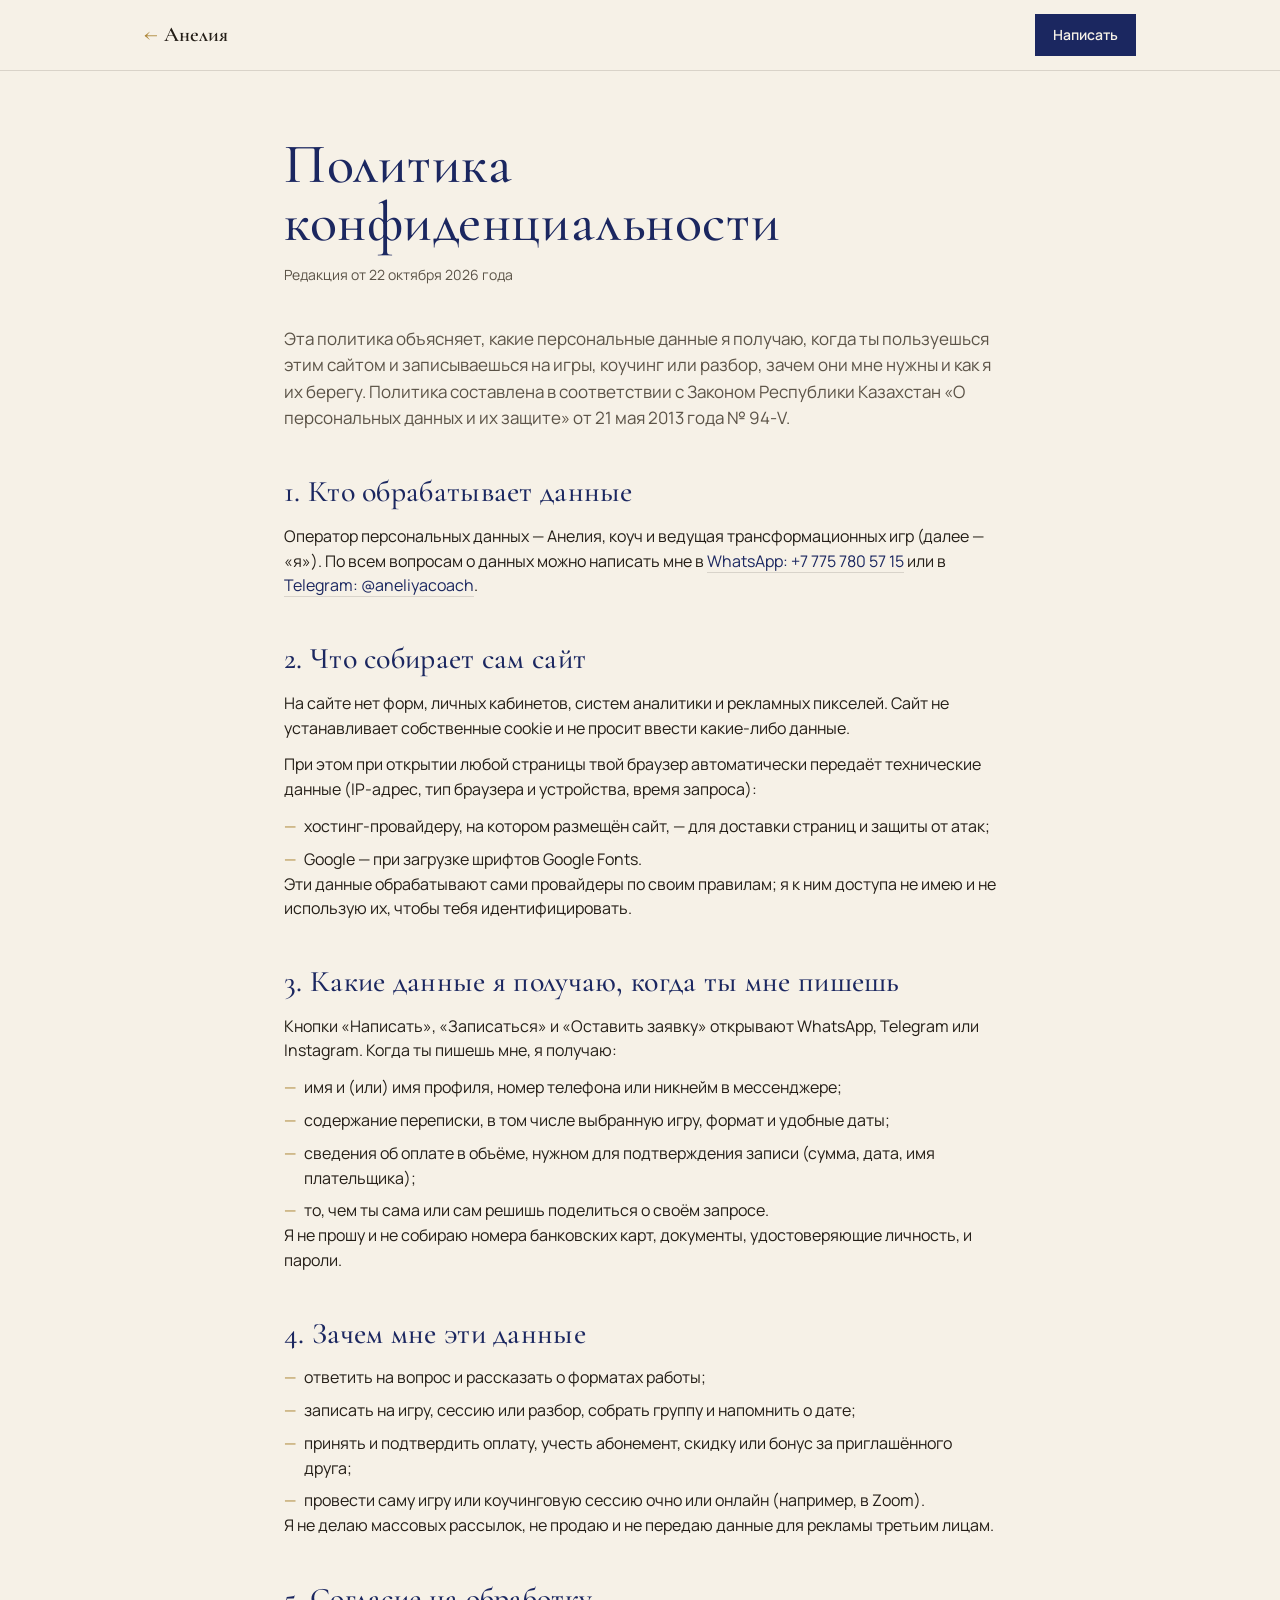
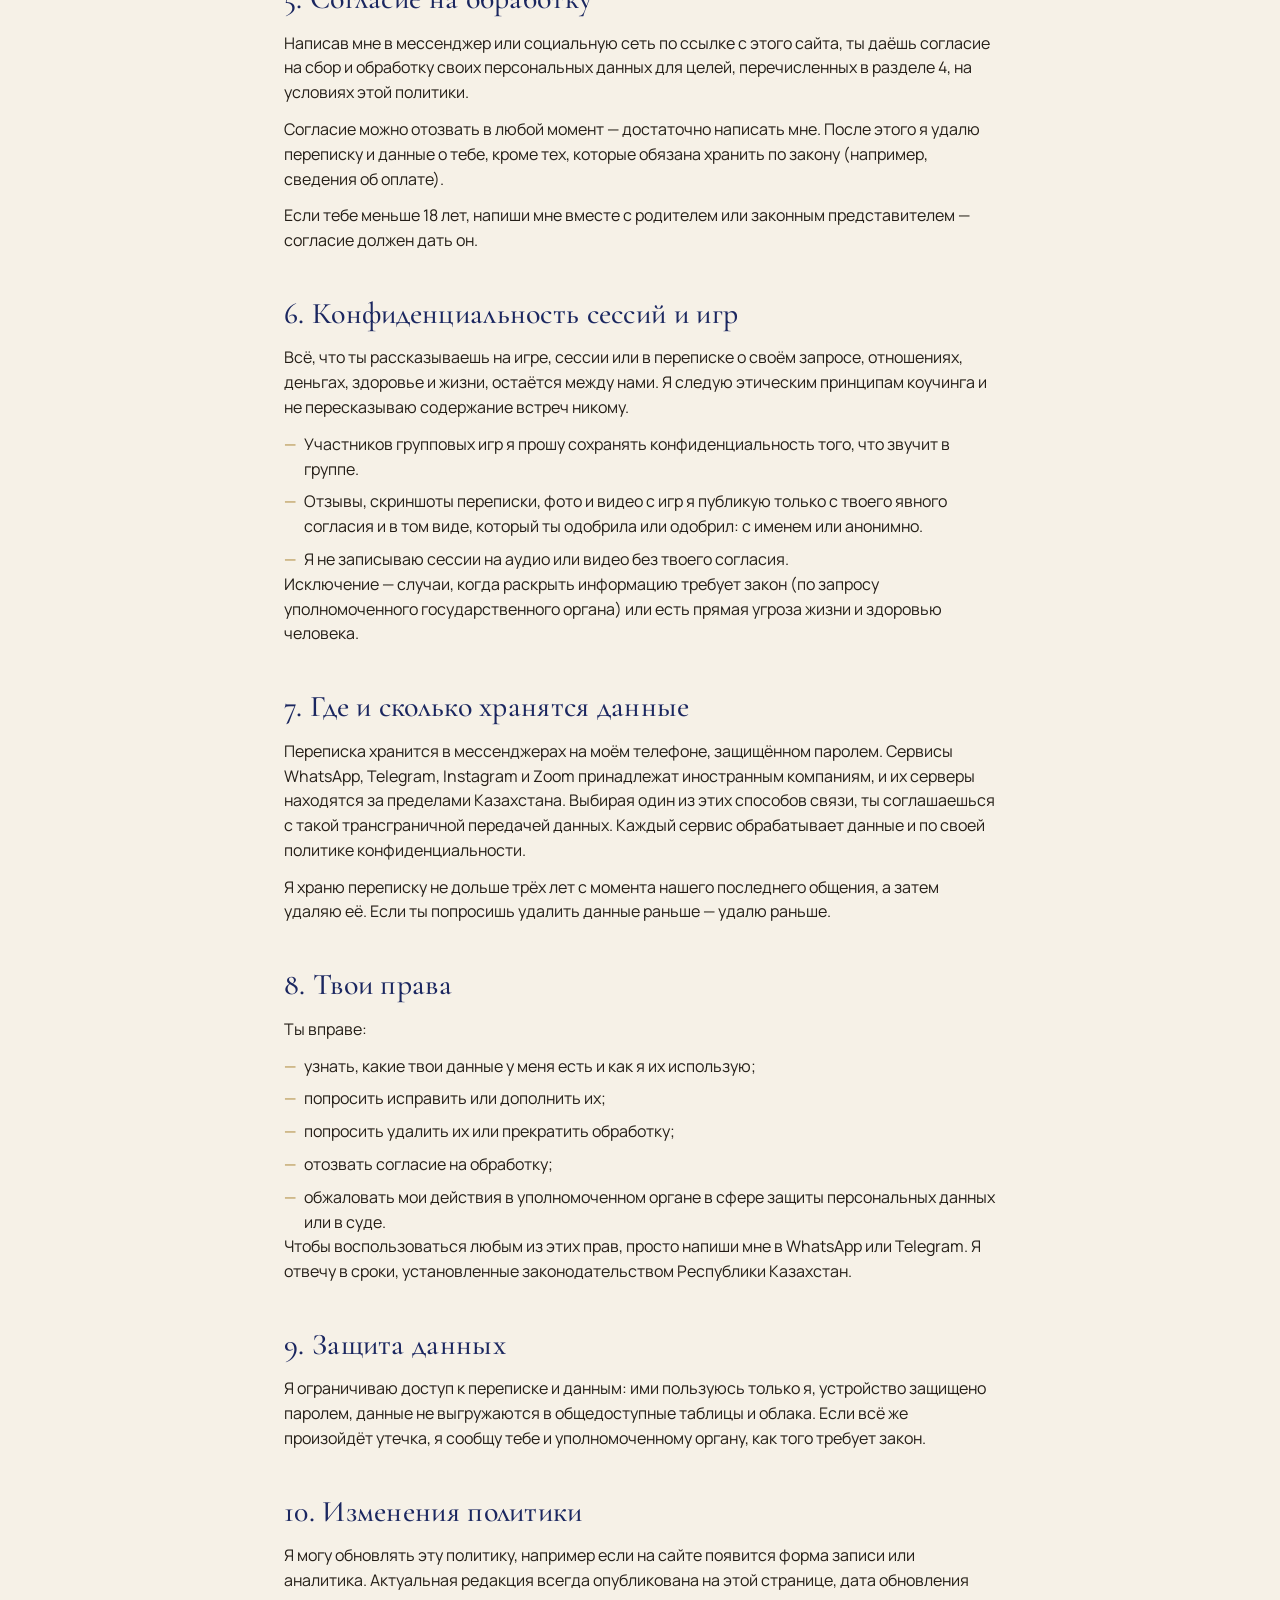
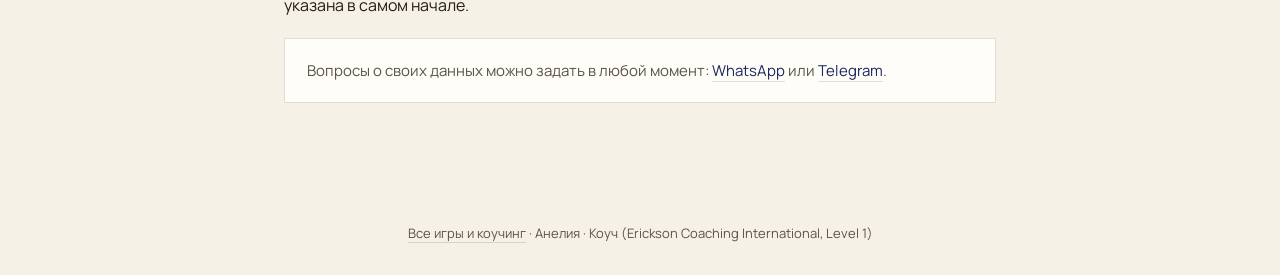
<file: privacy.html>
<!DOCTYPE html>
<html lang="ru">
<head>
<meta charset="UTF-8">
<meta name="viewport" content="width=device-width, initial-scale=1.0, viewport-fit=cover">
<title>Политика конфиденциальности · Анелия</title>
<meta name="robots" content="noindex">
<link rel="preconnect" href="https://fonts.googleapis.com">
<link href="https://fonts.googleapis.com/css2?family=Cormorant+Garamond:ital,wght@0,400;0,500;0,600;1,400&family=Manrope:wght@400;500;600;700&display=swap" rel="stylesheet">
<link rel="stylesheet" href="landing.css">
<style>
.policy{padding-block:64px 88px;}
.policy .wrap{max-width:760px;}
.policy h1{font-size:clamp(38px,6vw,56px);line-height:1.05;color:var(--accent);margin-bottom:12px;}
.policy .updated{font-size:14px;color:var(--ink-soft);margin-bottom:40px;}
.policy h2{font-size:clamp(24px,3.4vw,30px);color:var(--accent);line-height:1.15;margin:44px 0 14px;}
.policy p,.policy li{font-size:16px;color:var(--ink);}
.policy p+p{margin-top:12px;}
.policy ul{list-style:none;display:flex;flex-direction:column;gap:8px;margin-top:12px;}
.policy li{padding-left:20px;position:relative;}
.policy li::before{content:"—";position:absolute;left:0;color:var(--gold);}
.policy a{color:var(--accent);border-bottom:1px solid var(--line);}
.policy .lead{font-size:17px;color:var(--ink-soft);}
.policy .note{margin-top:20px;padding:20px 22px;background:var(--card);border:1px solid var(--line);font-size:15px;color:var(--ink-soft);}
</style>
</head>
<body>

<div class="topbar">
  <div class="wrap">
    <a class="back" href="index.html"><span>←</span>Анелия</a>
    <a class="top-btn" href="https://wa.me/77757805715" target="_blank" rel="noopener">Написать</a>
  </div>
</div>

<main class="policy">
  <div class="wrap">
    <h1>Политика конфиденциальности</h1>
    <p class="updated">Редакция от 22 октября 2026 года</p>

    <p class="lead">Эта политика объясняет, какие персональные данные я получаю, когда ты пользуешься этим сайтом и записываешься на игры, коучинг или разбор, зачем они мне нужны и как я их берегу. Политика составлена в соответствии с Законом Республики Казахстан «О персональных данных и их защите» от 21 мая 2013 года № 94-V.</p>

    <h2>1. Кто обрабатывает данные</h2>
    <p>Оператор персональных данных — Анелия, коуч и ведущая трансформационных игр (далее — «я»). По всем вопросам о данных можно написать мне в <a href="https://wa.me/77757805715" target="_blank" rel="noopener">WhatsApp: +7 775 780 57 15</a> или в <a href="https://t.me/aneliyacoach" target="_blank" rel="noopener">Telegram: @aneliyacoach</a>.</p>

    <h2>2. Что собирает сам сайт</h2>
    <p>На сайте нет форм, личных кабинетов, систем аналитики и рекламных пикселей. Сайт не устанавливает собственные cookie и не просит ввести какие-либо данные.</p>
    <p>При этом при открытии любой страницы твой браузер автоматически передаёт технические данные (IP-адрес, тип браузера и устройства, время запроса):</p>
    <ul>
      <li>хостинг-провайдеру, на котором размещён сайт, — для доставки страниц и защиты от атак;</li>
      <li>Google — при загрузке шрифтов Google Fonts.</li>
    </ul>
    <p>Эти данные обрабатывают сами провайдеры по своим правилам; я к ним доступа не имею и не использую их, чтобы тебя идентифицировать.</p>

    <h2>3. Какие данные я получаю, когда ты мне пишешь</h2>
    <p>Кнопки «Написать», «Записаться» и «Оставить заявку» открывают WhatsApp, Telegram или Instagram. Когда ты пишешь мне, я получаю:</p>
    <ul>
      <li>имя и (или) имя профиля, номер телефона или никнейм в мессенджере;</li>
      <li>содержание переписки, в том числе выбранную игру, формат и удобные даты;</li>
      <li>сведения об оплате в объёме, нужном для подтверждения записи (сумма, дата, имя плательщика);</li>
      <li>то, чем ты сама или сам решишь поделиться о своём запросе.</li>
    </ul>
    <p>Я не прошу и не собираю номера банковских карт, документы, удостоверяющие личность, и пароли.</p>

    <h2>4. Зачем мне эти данные</h2>
    <ul>
      <li>ответить на вопрос и рассказать о форматах работы;</li>
      <li>записать на игру, сессию или разбор, собрать группу и напомнить о дате;</li>
      <li>принять и подтвердить оплату, учесть абонемент, скидку или бонус за приглашённого друга;</li>
      <li>провести саму игру или коучинговую сессию очно или онлайн (например, в Zoom).</li>
    </ul>
    <p>Я не делаю массовых рассылок, не продаю и не передаю данные для рекламы третьим лицам.</p>

    <h2>5. Согласие на обработку</h2>
    <p>Написав мне в мессенджер или социальную сеть по ссылке с этого сайта, ты даёшь согласие на сбор и обработку своих персональных данных для целей, перечисленных в разделе 4, на условиях этой политики.</p>
    <p>Согласие можно отозвать в любой момент — достаточно написать мне. После этого я удалю переписку и данные о тебе, кроме тех, которые обязана хранить по закону (например, сведения об оплате).</p>
    <p>Если тебе меньше 18 лет, напиши мне вместе с родителем или законным представителем — согласие должен дать он.</p>

    <h2>6. Конфиденциальность сессий и игр</h2>
    <p>Всё, что ты рассказываешь на игре, сессии или в переписке о своём запросе, отношениях, деньгах, здоровье и жизни, остаётся между нами. Я следую этическим принципам коучинга и не пересказываю содержание встреч никому.</p>
    <ul>
      <li>Участников групповых игр я прошу сохранять конфиденциальность того, что звучит в группе.</li>
      <li>Отзывы, скриншоты переписки, фото и видео с игр я публикую только с твоего явного согласия и в том виде, который ты одобрила или одобрил: с именем или анонимно.</li>
      <li>Я не записываю сессии на аудио или видео без твоего согласия.</li>
    </ul>
    <p>Исключение — случаи, когда раскрыть информацию требует закон (по запросу уполномоченного государственного органа) или есть прямая угроза жизни и здоровью человека.</p>

    <h2>7. Где и сколько хранятся данные</h2>
    <p>Переписка хранится в мессенджерах на моём телефоне, защищённом паролем. Сервисы WhatsApp, Telegram, Instagram и Zoom принадлежат иностранным компаниям, и их серверы находятся за пределами Казахстана. Выбирая один из этих способов связи, ты соглашаешься с такой трансграничной передачей данных. Каждый сервис обрабатывает данные и по своей политике конфиденциальности.</p>
    <p>Я храню переписку не дольше трёх лет с момента нашего последнего общения, а затем удаляю её. Если ты попросишь удалить данные раньше — удалю раньше.</p>

    <h2>8. Твои права</h2>
    <p>Ты вправе:</p>
    <ul>
      <li>узнать, какие твои данные у меня есть и как я их использую;</li>
      <li>попросить исправить или дополнить их;</li>
      <li>попросить удалить их или прекратить обработку;</li>
      <li>отозвать согласие на обработку;</li>
      <li>обжаловать мои действия в уполномоченном органе в сфере защиты персональных данных или в суде.</li>
    </ul>
    <p>Чтобы воспользоваться любым из этих прав, просто напиши мне в WhatsApp или Telegram. Я отвечу в сроки, установленные законодательством Республики Казахстан.</p>

    <h2>9. Защита данных</h2>
    <p>Я ограничиваю доступ к переписке и данным: ими пользуюсь только я, устройство защищено паролем, данные не выгружаются в общедоступные таблицы и облака. Если всё же произойдёт утечка, я сообщу тебе и уполномоченному органу, как того требует закон.</p>

    <h2>10. Изменения политики</h2>
    <p>Я могу обновлять эту политику, например если на сайте появится форма записи или аналитика. Актуальная редакция всегда опубликована на этой странице, дата обновления указана в самом начале.</p>

    <div class="note">Вопросы о своих данных можно задать в любой момент: <a href="https://wa.me/77757805715" target="_blank" rel="noopener">WhatsApp</a> или <a href="https://t.me/aneliyacoach" target="_blank" rel="noopener">Telegram</a>.</div>
  </div>
</main>

<footer><a href="index.html">Все игры и коучинг</a> · Анелия · Коуч (Erickson Coaching International, Level 1)</footer>

</body>
</html>
</file>
<file: landing.css>
:root{
  --cream:#F6F1E7;
  --cream-2:#EFE7D8;
  --ink:#241E17;
  --ink-soft:#5B5347;
  --gold:#B08A3E;
  --gold-soft:#D9C58F;
  --line:rgba(36,30,23,0.14);
  --card:#FFFDF8;
  /* per-game accent, overridden on <body> */
  --accent:#1B2760;
  --accent-2:#2B3D8F;
}
*{box-sizing:border-box;margin:0;padding:0;}
html{scroll-behavior:smooth;}
body{
  background:var(--cream);color:var(--ink);
  font-family:'Manrope',system-ui,-apple-system,'Segoe UI',sans-serif;
  line-height:1.55;-webkit-font-smoothing:antialiased;
}
h1,h2,h3,.serif{font-family:'Cormorant Garamond',Georgia,'Times New Roman',serif;font-weight:500;letter-spacing:0.01em;text-wrap:balance;}
a{color:inherit;text-decoration:none;}
a:focus-visible{outline:2px solid var(--gold);outline-offset:3px;}
img{display:block;width:100%;height:100%;object-fit:cover;max-width:100%;}
.wrap{max-width:1040px;margin:0 auto;padding-inline:24px;}
section{padding-block:88px;}
@media(max-width:720px){section{padding-block:60px;}}

/* TOP BAR */
.topbar{
  position:sticky;top:env(safe-area-inset-top,0px);z-index:40;
  background:rgba(246,241,231,0.94);backdrop-filter:blur(8px);
  border-bottom:1px solid var(--line);
}
.topbar .wrap{display:flex;align-items:center;justify-content:space-between;gap:16px;padding-block:14px;}
.back{font-family:'Cormorant Garamond',serif;font-size:21px;font-weight:600;}
.back span{color:var(--gold);margin-right:6px;}
.top-btn{font-size:14px;font-weight:600;padding:10px 18px;background:var(--accent);color:var(--cream);white-space:nowrap;}

/* HERO */
.hero{position:relative;overflow:hidden;background:var(--accent);color:var(--cream);padding-block:0;}
.hero-grid{display:grid;grid-template-columns:1.1fr 0.9fr;min-height:560px;}
@media(max-width:820px){.hero-grid{grid-template-columns:1fr;min-height:0;}}
.hero-text{padding:84px 48px 72px 0;display:flex;flex-direction:column;justify-content:center;}
@media(max-width:820px){.hero-text{padding:56px 0 48px;}}
.eyebrow{font-size:13px;font-weight:700;letter-spacing:0.14em;text-transform:uppercase;color:var(--gold-soft);margin-bottom:18px;}
.hero h1{font-size:clamp(52px,9vw,96px);line-height:0.95;margin-bottom:22px;}
.hero-lead{font-size:clamp(18px,2.2vw,21px);color:rgba(246,241,231,0.86);max-width:30em;margin-bottom:30px;font-family:'Cormorant Garamond',serif;font-style:italic;line-height:1.4;}
.hero-facts{display:flex;flex-wrap:wrap;gap:8px 22px;font-size:14px;color:rgba(246,241,231,0.75);margin-bottom:34px;}
.hero-facts b{color:var(--cream);font-weight:600;}
.hero-cta{display:flex;flex-wrap:wrap;gap:14px;}
.btn{display:inline-block;padding:15px 28px;font-size:15px;font-weight:600;transition:transform .18s, box-shadow .18s, background .18s;}
.btn:hover{transform:translateY(-2px);}
.btn-light{background:#EFE4C4;color:var(--accent);}
.btn-light:hover{box-shadow:0 8px 20px rgba(0,0,0,0.3);}
.btn-line{border:1px solid rgba(246,241,231,0.55);color:var(--cream);}
.btn-line:hover{background:rgba(246,241,231,0.08);}
.hero{overflow-x:clip;}
.hero-photo{position:relative;margin-right:-24px;}
.hero-photo img{filter:grayscale(1) contrast(1.05);}
.hero-photo::after{content:"";position:absolute;inset:0;background:linear-gradient(90deg,var(--accent) 0%,transparent 35%);mix-blend-mode:normal;opacity:0.9;}
@media(max-width:820px){
  .hero-photo{margin:0 -24px;aspect-ratio:4/3;max-width:none;}
  .hero-photo::after{background:linear-gradient(180deg,var(--accent) 0%,transparent 40%);}
}

/* SECTION HEAD */
.label{font-size:13.5px;font-weight:700;letter-spacing:0.06em;text-transform:uppercase;color:var(--gold);margin-bottom:12px;}
.head h2{font-size:clamp(30px,4.4vw,42px);color:var(--accent);max-width:22em;line-height:1.1;}
.head p{font-size:17px;color:var(--ink-soft);max-width:36em;margin-top:14px;}
.head{margin-bottom:44px;}

/* REQUESTS */
.req-grid{display:grid;grid-template-columns:repeat(2,1fr);gap:0;border-top:1px solid var(--line);}
@media(max-width:640px){.req-grid{grid-template-columns:1fr;}}
.req{padding:26px 28px 26px 0;border-bottom:1px solid var(--line);display:flex;flex-direction:column;gap:6px;}
.req:nth-child(odd){border-right:1px solid var(--line);}
.req:nth-child(even){padding-left:28px;}
@media(max-width:640px){.req:nth-child(odd){border-right:none;} .req:nth-child(even){padding-left:0;}}
.req-q{font-family:'Cormorant Garamond',serif;font-size:23px;color:var(--ink);line-height:1.25;}
.req-a{font-size:15px;color:var(--ink-soft);}

/* STEPS */
.steps-section{background:var(--cream-2);}
.steps{list-style:none;counter-reset:s;display:grid;grid-template-columns:repeat(5,1fr);gap:18px;}
@media(max-width:900px){.steps{grid-template-columns:1fr 1fr;}}
@media(max-width:520px){.steps{grid-template-columns:1fr;}}
.steps li{counter-increment:s;background:var(--card);border:1px solid var(--line);padding:24px 20px;display:flex;flex-direction:column;gap:8px;}
.steps li::before{content:counter(s);font-family:'Cormorant Garamond',serif;font-size:40px;line-height:1;color:var(--gold);}
.step-t{font-weight:700;font-size:15.5px;}
.step-d{font-size:14px;color:var(--ink-soft);}

/* STATE QUOTE */
.state{background:var(--accent);color:var(--cream);text-align:left;}
.state blockquote{font-family:'Cormorant Garamond',serif;font-style:italic;font-size:clamp(28px,4.6vw,46px);line-height:1.2;max-width:22em;}
.state .who{margin-top:22px;font-size:14px;color:var(--gold-soft);letter-spacing:0.04em;}
.state-list{margin-top:44px;display:grid;grid-template-columns:repeat(3,1fr);gap:24px;border-top:1px solid rgba(246,241,231,0.2);padding-top:28px;}
@media(max-width:760px){.state-list{grid-template-columns:1fr;}}
.state-list div{font-size:15.5px;color:rgba(246,241,231,0.85);}
.state-list b{display:block;font-family:'Cormorant Garamond',serif;font-size:21px;font-weight:600;color:var(--cream);margin-bottom:4px;}

/* REVIEWS */
.rev-grid{display:grid;grid-template-columns:repeat(3,1fr);gap:20px;}
@media(max-width:860px){.rev-grid{grid-template-columns:1fr;}}
.rev{background:var(--card);border:1px solid var(--line);padding:26px;display:flex;flex-direction:column;gap:16px;}
.rev p{font-size:15px;line-height:1.6;flex:1;}
.rev p::before{content:"\201C";} .rev p::after{content:"\201D";}
.rev span{font-family:'Cormorant Garamond',serif;font-size:17px;font-weight:600;color:var(--accent);}

/* PRICE */
.price-section{background:var(--cream-2);}
.price-grid{display:grid;grid-template-columns:1fr 1fr;gap:22px;}
@media(max-width:700px){.price-grid{grid-template-columns:1fr;}}
.price-card{background:var(--card);border:1px solid var(--line);padding:32px 28px;display:flex;flex-direction:column;gap:10px;}
.price-card.main{border-color:var(--accent);}
.p-name{font-family:'Cormorant Garamond',serif;font-size:26px;color:var(--accent);}
.p-meta{font-size:14px;color:var(--ink-soft);}
.p-sum{font-size:32px;font-weight:700;font-variant-numeric:tabular-nums;margin-top:6px;}
.p-list{list-style:none;display:flex;flex-direction:column;gap:8px;margin:10px 0 18px;flex:1;}
.p-list li{font-size:14.5px;color:var(--ink-soft);padding-left:18px;position:relative;}
.p-list li::before{content:"—";position:absolute;left:0;color:var(--gold);}
.p-btn{text-align:center;padding:13px 0;font-weight:600;font-size:14.5px;border:1px solid var(--ink);transition:background .18s,color .18s;}
.p-btn:hover{background:var(--ink);color:var(--cream);}
.price-card.main .p-btn{background:var(--accent);color:var(--cream);border-color:var(--accent);}
.price-note{margin-top:22px;font-size:14.5px;color:var(--ink-soft);max-width:40em;}
.price-note a{color:var(--accent);border-bottom:1px solid var(--line);}

/* FAQ */
.faq{max-width:760px;}
.faq details{border-bottom:1px solid var(--line);padding:20px 0;}
.faq summary{font-family:'Cormorant Garamond',serif;font-size:21px;color:var(--accent);cursor:pointer;list-style:none;display:flex;justify-content:space-between;gap:20px;}
.faq summary::-webkit-details-marker{display:none;}
.faq summary::after{content:"+";color:var(--gold);font-size:26px;line-height:1;transition:transform .2s;}
.faq details[open] summary::after{transform:rotate(45deg);}
.faq p{margin-top:12px;font-size:15.5px;color:var(--ink-soft);max-width:40em;}

/* FINAL CTA */
.final{background:var(--accent);color:var(--cream);}
.final-grid{display:grid;grid-template-columns:1.2fr 0.8fr;gap:40px;align-items:center;}
@media(max-width:760px){.final-grid{grid-template-columns:1fr;}}
.final h2{font-size:clamp(32px,5vw,50px);line-height:1.05;}
.final p{margin-top:16px;font-size:17px;color:rgba(246,241,231,0.8);max-width:28em;}
.final-btns{display:flex;flex-direction:column;gap:12px;}
.final-btns a{display:flex;align-items:center;gap:12px;padding:16px 20px;border:1px solid rgba(246,241,231,0.5);font-weight:600;transition:background .18s,color .18s;}
.final-btns a:first-child{background:#EFE4C4;color:var(--accent);border-color:#EFE4C4;}
.final-btns a:hover{background:var(--cream);color:var(--accent);}
.final-btns svg{width:20px;height:20px;flex-shrink:0;}
.final-num{font-size:14px;color:rgba(246,241,231,0.7);margin-top:4px;user-select:all;}

footer{padding-block:32px;text-align:center;font-size:13px;color:var(--ink-soft);}
footer a{border-bottom:1px solid var(--line);}

@media (prefers-reduced-motion: reduce){*{transition:none!important;scroll-behavior:auto!important;}}
</file>
